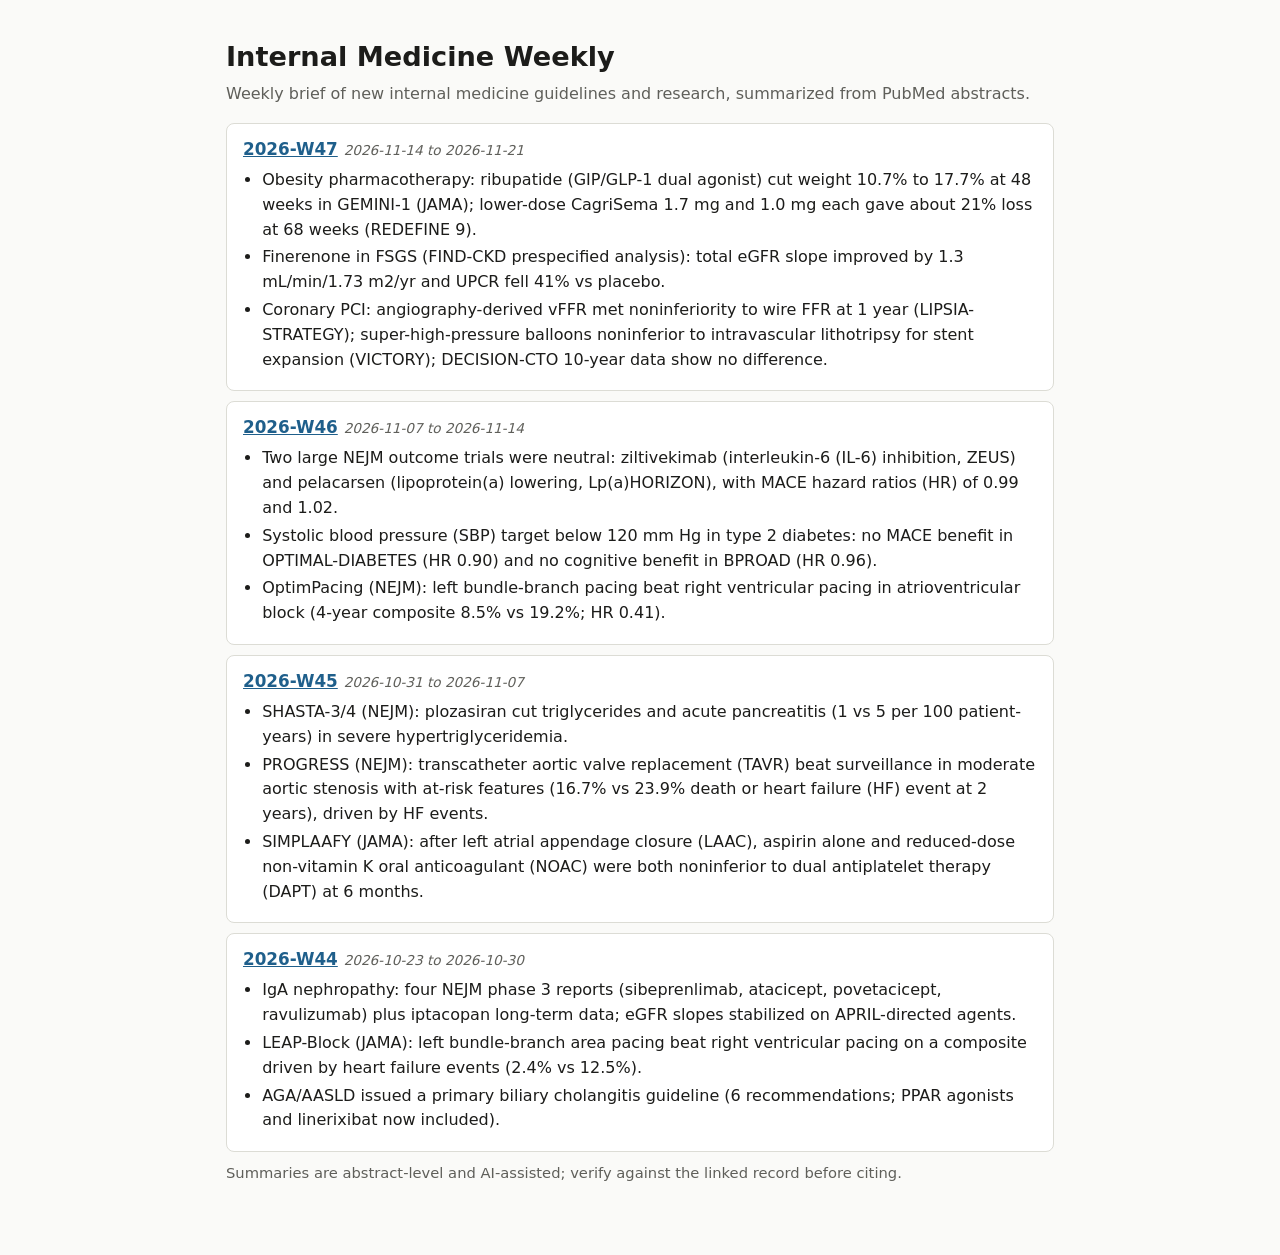
<file: index.html>
<!doctype html>
<html lang="en">
<head>
<meta charset="utf-8">
<meta name="viewport" content="width=device-width, initial-scale=1">
<title>Internal Medicine Weekly</title>
<link rel="stylesheet" href="assets/style.css">
</head>
<body>
<main>
<h1>Internal Medicine Weekly</h1>
<p class="sub">Weekly brief of new internal medicine guidelines and research, summarized from PubMed abstracts.</p>
<section class="card">
<h3><a href="digests/2026-W47.html">2026-W47</a> <span class="jr">2026-11-14 to 2026-11-21</span></h3>
<ul><li>Obesity pharmacotherapy: ribupatide (GIP/GLP-1 dual agonist) cut weight 10.7% to 17.7% at 48 weeks in GEMINI-1 (JAMA); lower-dose CagriSema 1.7 mg and 1.0 mg each gave about 21% loss at 68 weeks (REDEFINE 9).</li><li>Finerenone in FSGS (FIND-CKD prespecified analysis): total eGFR slope improved by 1.3 mL/min/1.73 m2/yr and UPCR fell 41% vs placebo.</li><li>Coronary PCI: angiography-derived vFFR met noninferiority to wire FFR at 1 year (LIPSIA-STRATEGY); super-high-pressure balloons noninferior to intravascular lithotripsy for stent expansion (VICTORY); DECISION-CTO 10-year data show no difference.</li></ul>
</section><section class="card">
<h3><a href="digests/2026-W46.html">2026-W46</a> <span class="jr">2026-11-07 to 2026-11-14</span></h3>
<ul><li>Two large NEJM outcome trials were neutral: ziltivekimab (interleukin-6 (IL-6) inhibition, ZEUS) and pelacarsen (lipoprotein(a) lowering, Lp(a)HORIZON), with MACE hazard ratios (HR) of 0.99 and 1.02.</li><li>Systolic blood pressure (SBP) target below 120 mm Hg in type 2 diabetes: no MACE benefit in OPTIMAL-DIABETES (HR 0.90) and no cognitive benefit in BPROAD (HR 0.96).</li><li>OptimPacing (NEJM): left bundle-branch pacing beat right ventricular pacing in atrioventricular block (4-year composite 8.5% vs 19.2%; HR 0.41).</li></ul>
</section><section class="card">
<h3><a href="digests/2026-W45.html">2026-W45</a> <span class="jr">2026-10-31 to 2026-11-07</span></h3>
<ul><li>SHASTA-3/4 (NEJM): plozasiran cut triglycerides and acute pancreatitis (1 vs 5 per 100 patient-years) in severe hypertriglyceridemia.</li><li>PROGRESS (NEJM): transcatheter aortic valve replacement (TAVR) beat surveillance in moderate aortic stenosis with at-risk features (16.7% vs 23.9% death or heart failure (HF) event at 2 years), driven by HF events.</li><li>SIMPLAAFY (JAMA): after left atrial appendage closure (LAAC), aspirin alone and reduced-dose non-vitamin K oral anticoagulant (NOAC) were both noninferior to dual antiplatelet therapy (DAPT) at 6 months.</li></ul>
</section><section class="card">
<h3><a href="digests/2026-W44.html">2026-W44</a> <span class="jr">2026-10-23 to 2026-10-30</span></h3>
<ul><li>IgA nephropathy: four NEJM phase 3 reports (sibeprenlimab, atacicept, povetacicept, ravulizumab) plus iptacopan long-term data; eGFR slopes stabilized on APRIL-directed agents.</li><li>LEAP-Block (JAMA): left bundle-branch area pacing beat right ventricular pacing on a composite driven by heart failure events (2.4% vs 12.5%).</li><li>AGA/AASLD issued a primary biliary cholangitis guideline (6 recommendations; PPAR agonists and linerixibat now included).</li></ul>
</section>
<p class="method">Summaries are abstract-level and AI-assisted; verify against the linked record before citing.</p>

</main>
</body>
</html>
</file>
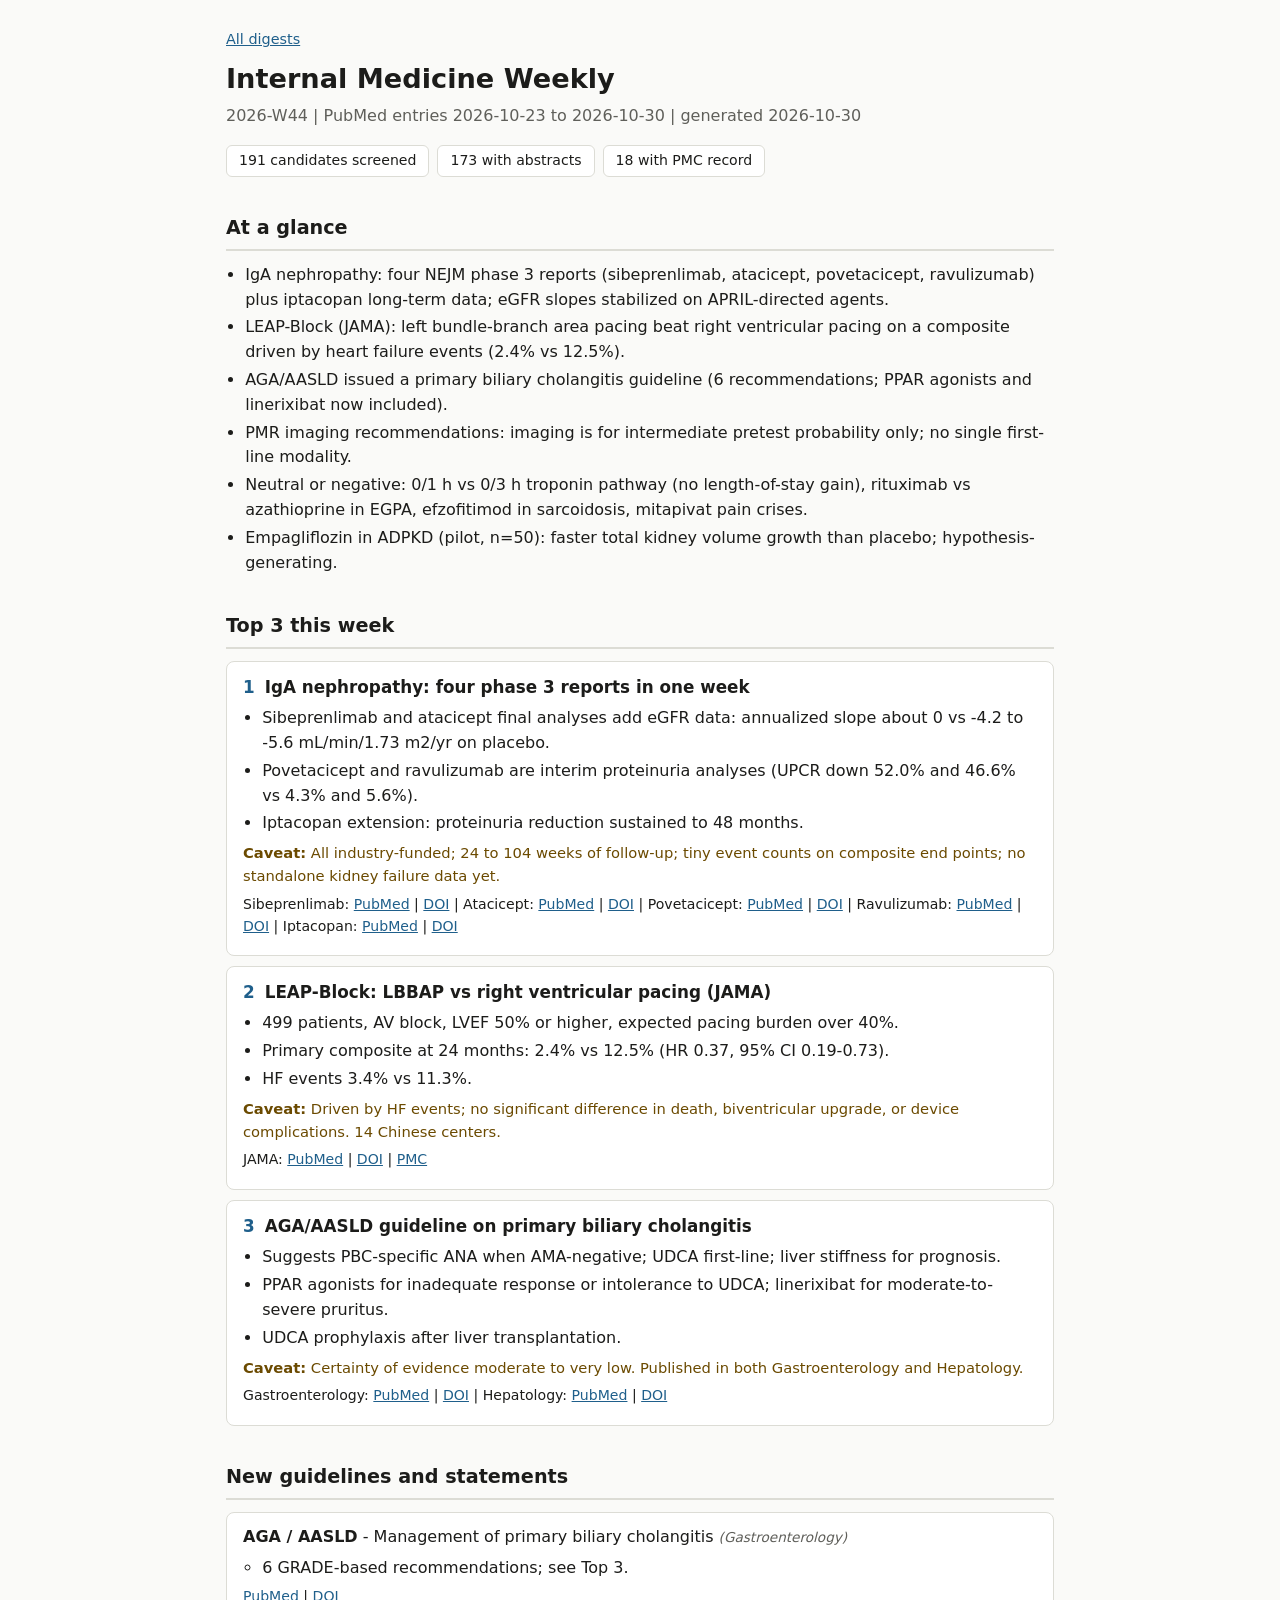
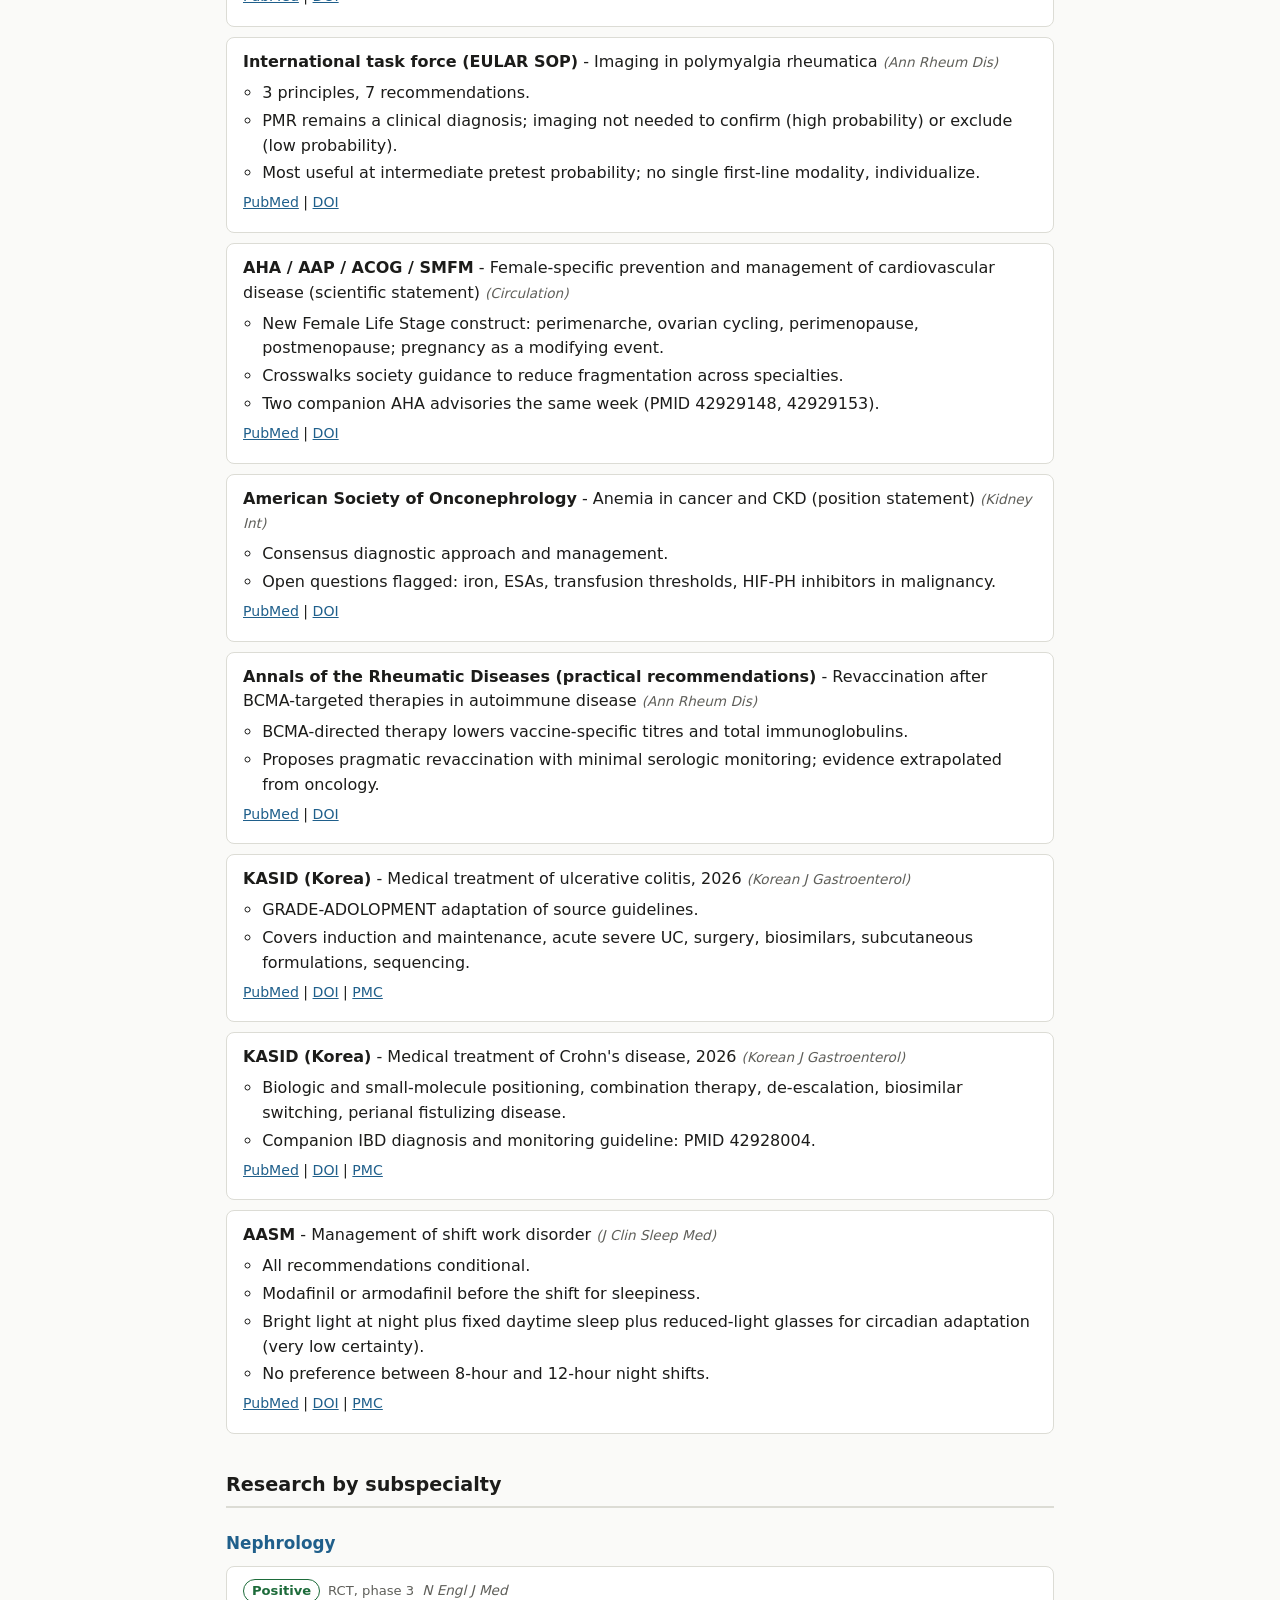
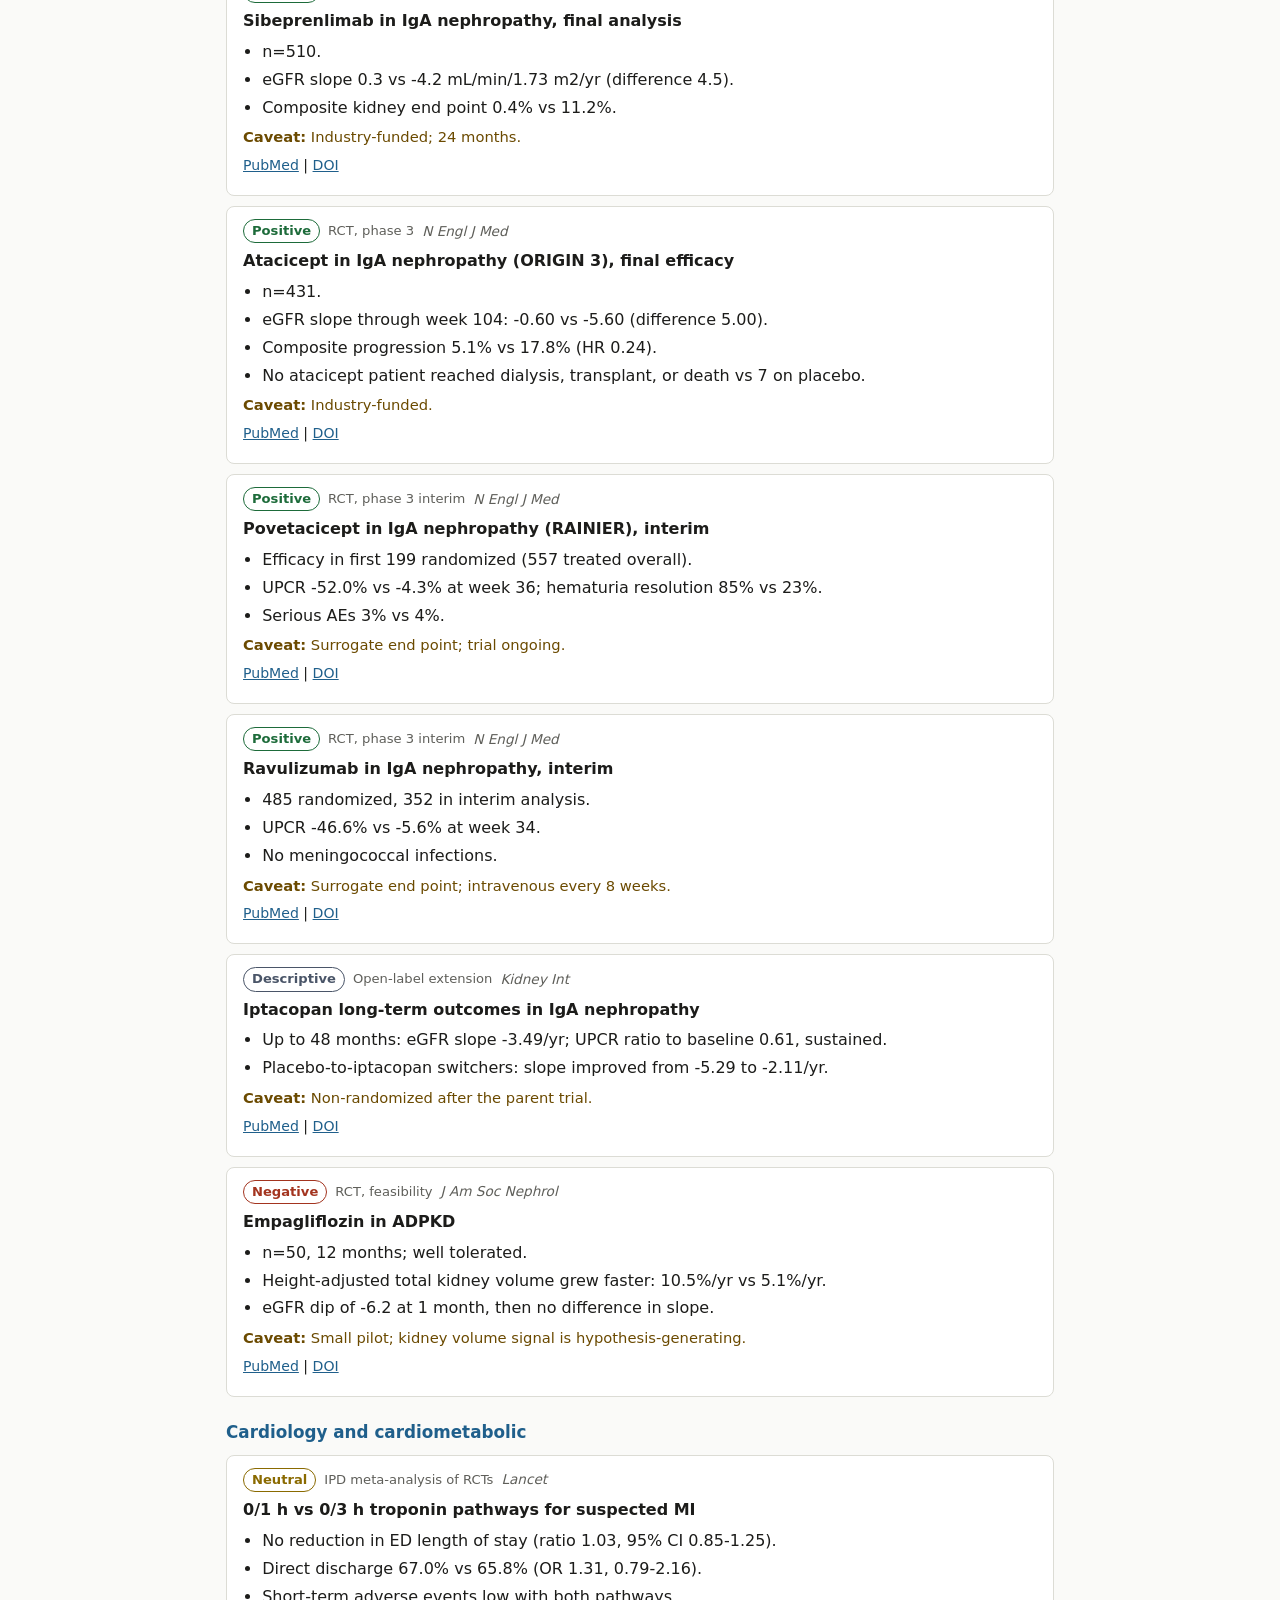
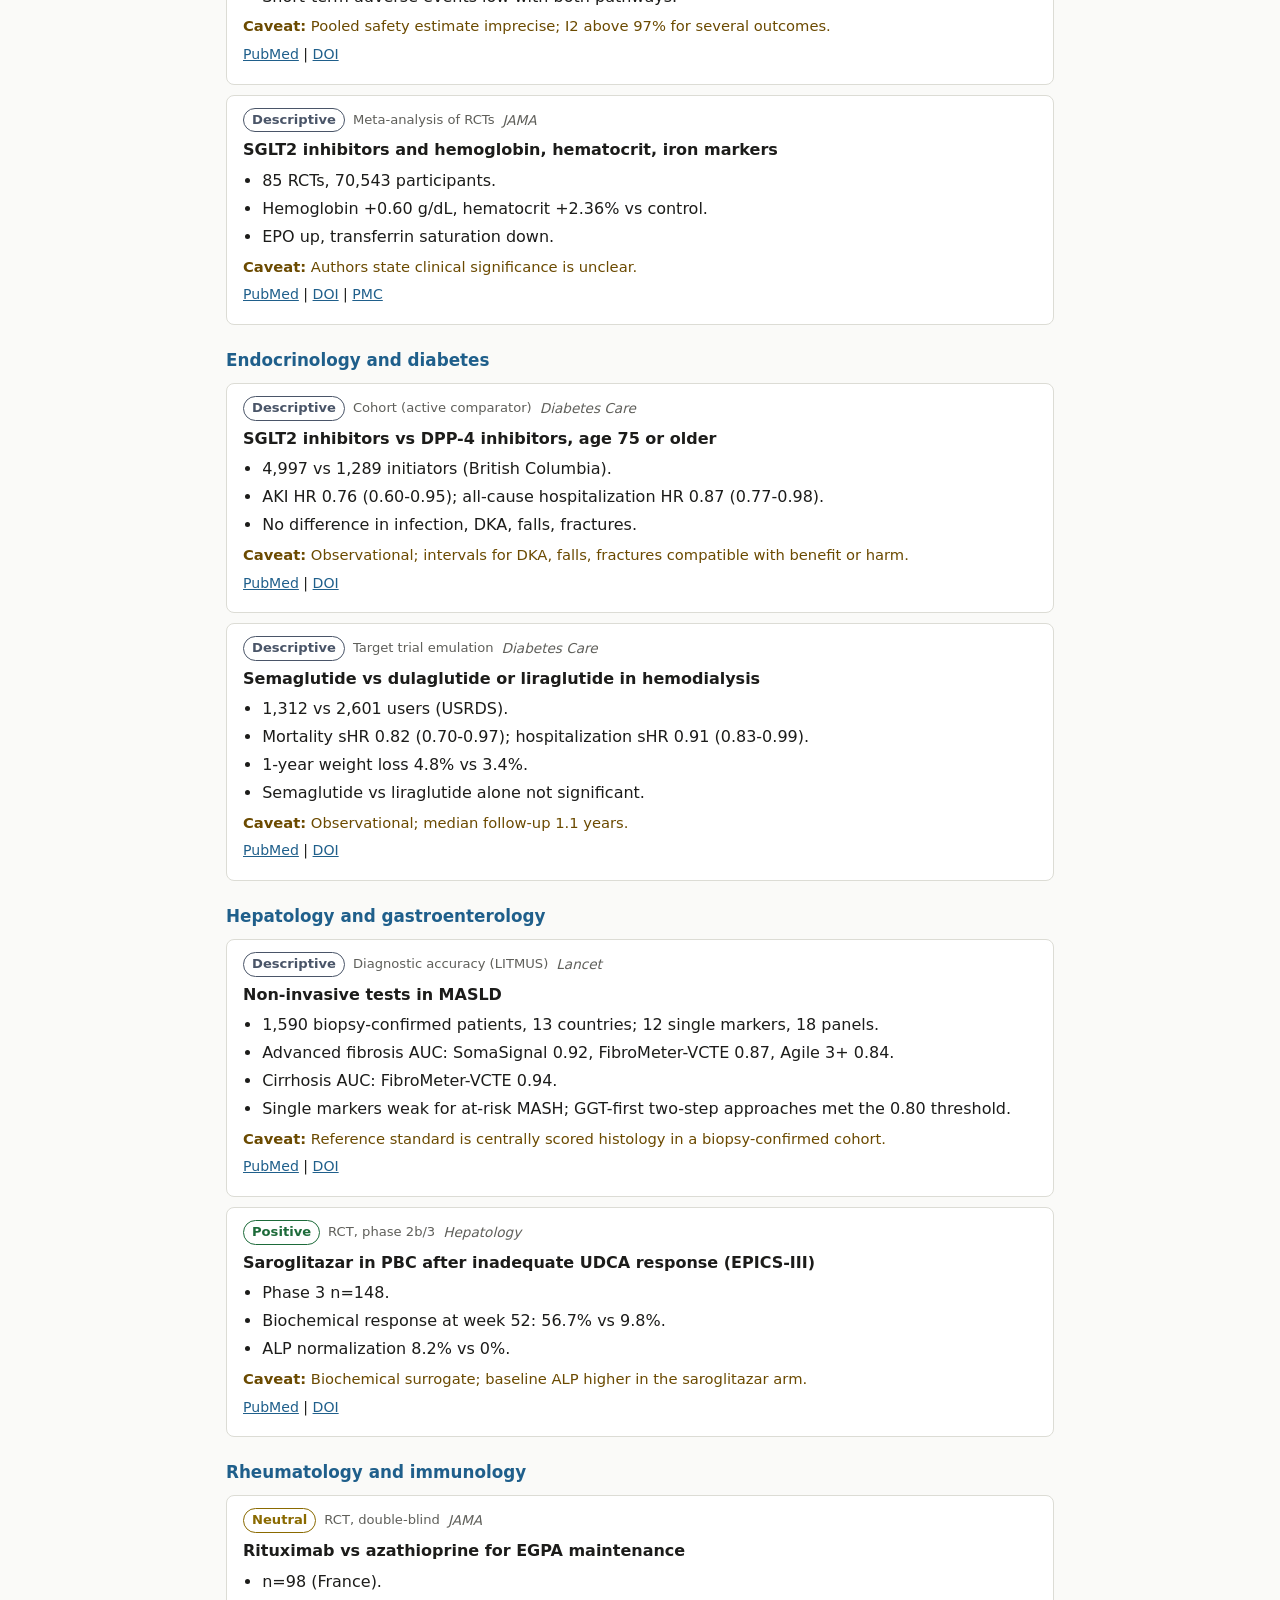
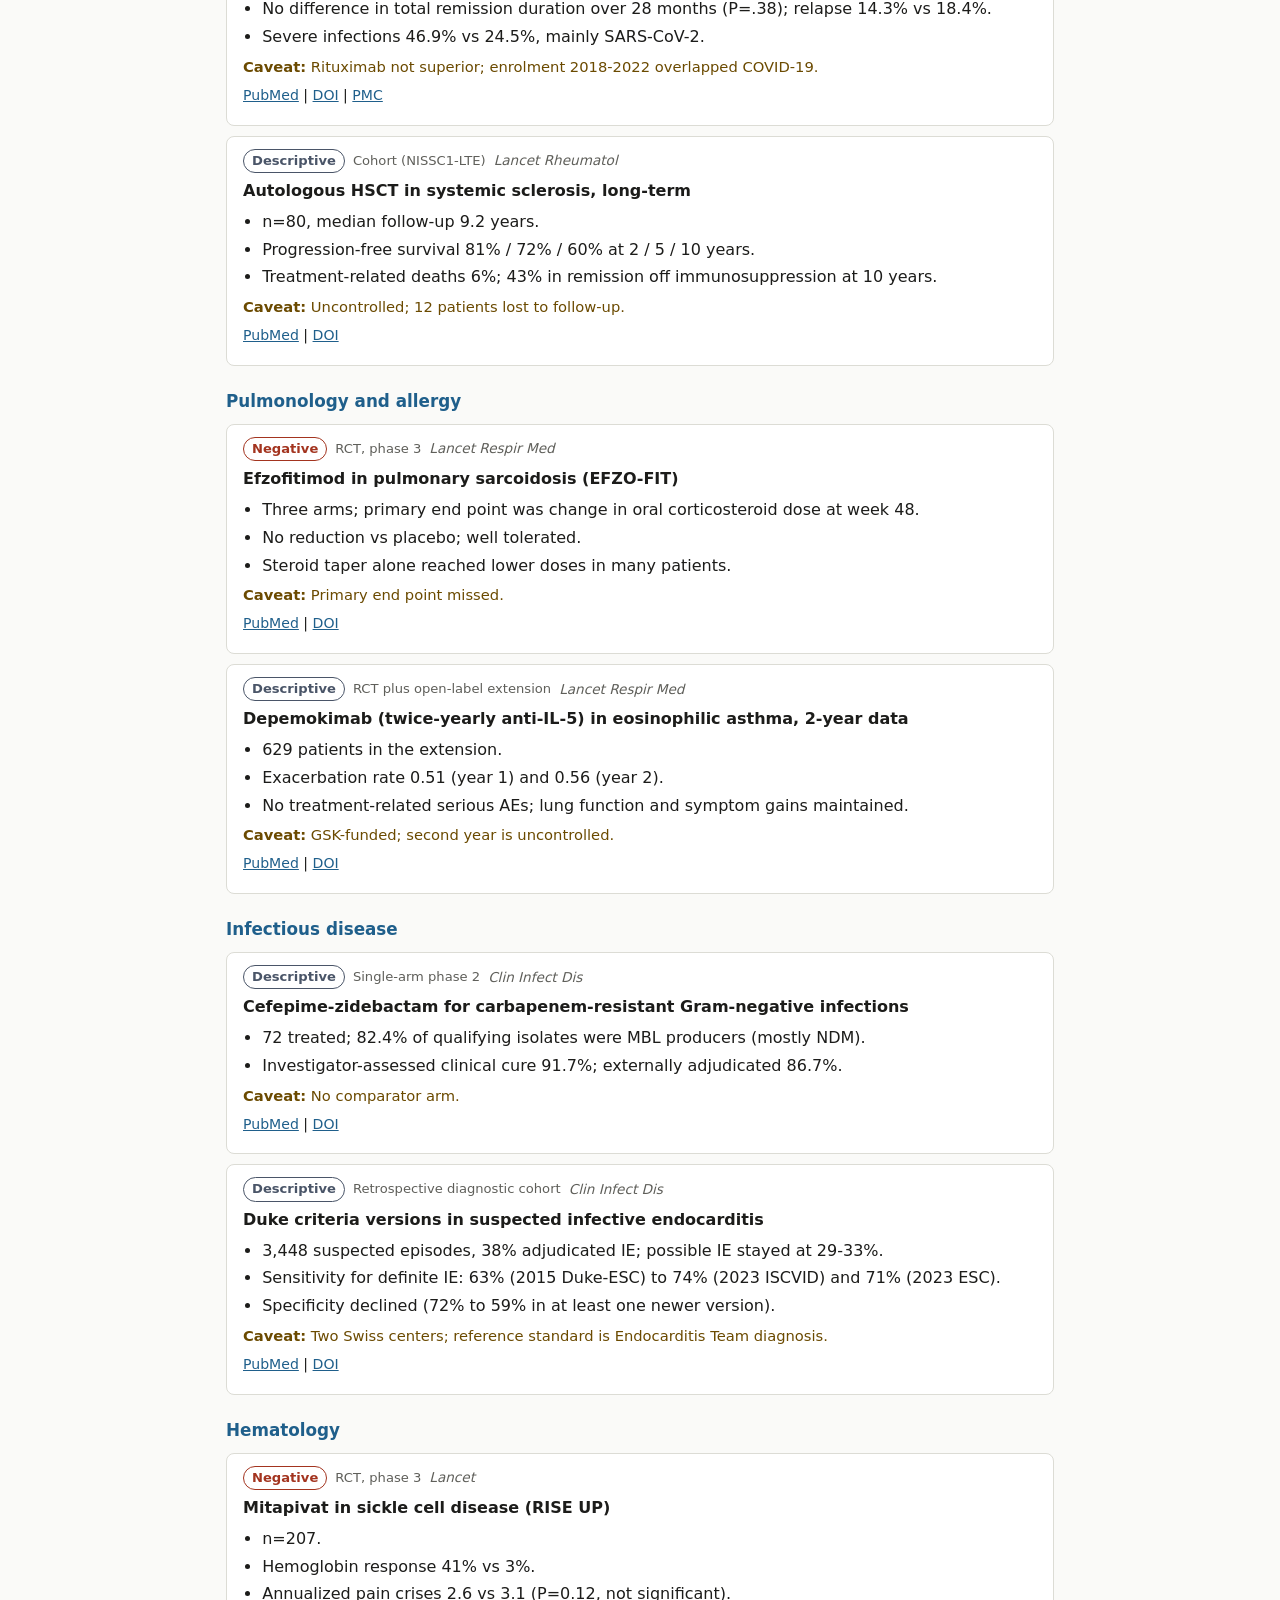
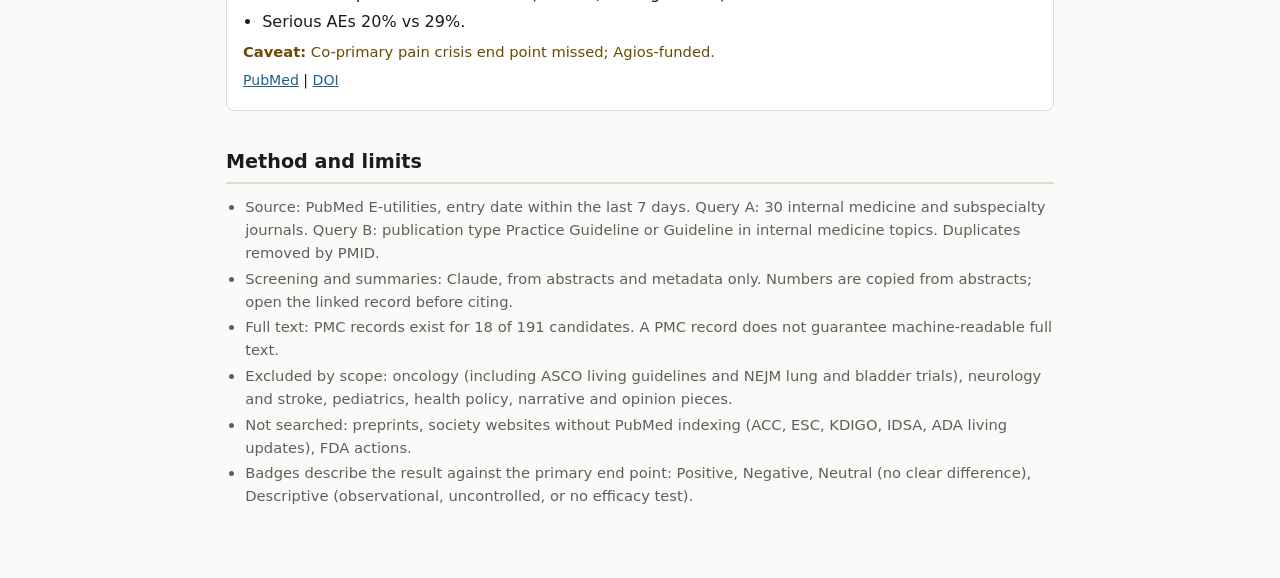
<file: digests/2026-W44.html>
<!doctype html>
<html lang="en">
<head>
<meta charset="utf-8">
<meta name="viewport" content="width=device-width, initial-scale=1">
<title>Internal Medicine Weekly 2026-W44</title>
<link rel="stylesheet" href="../assets/style.css">
</head>
<body>
<main>
<nav><a href="../index.html">All digests</a></nav>
<h1>Internal Medicine Weekly</h1>
<p class="sub">2026-W44 | PubMed entries 2026-10-23 to 2026-10-30 | generated 2026-10-30</p>
<ul class="stats"><li>191 candidates screened</li><li>173 with abstracts</li><li>18 with PMC record</li></ul>
<h2>At a glance</h2>
<ul><li>IgA nephropathy: four NEJM phase 3 reports (sibeprenlimab, atacicept, povetacicept, ravulizumab) plus iptacopan long-term data; eGFR slopes stabilized on APRIL-directed agents.</li><li>LEAP-Block (JAMA): left bundle-branch area pacing beat right ventricular pacing on a composite driven by heart failure events (2.4% vs 12.5%).</li><li>AGA/AASLD issued a primary biliary cholangitis guideline (6 recommendations; PPAR agonists and linerixibat now included).</li><li>PMR imaging recommendations: imaging is for intermediate pretest probability only; no single first-line modality.</li><li>Neutral or negative: 0/1 h vs 0/3 h troponin pathway (no length-of-stay gain), rituximab vs azathioprine in EGPA, efzofitimod in sarcoidosis, mitapivat pain crises.</li><li>Empagliflozin in ADPKD (pilot, n=50): faster total kidney volume growth than placebo; hypothesis-generating.</li></ul>
<h2>Top 3 this week</h2>
<section class="card">
<h3><span class="num">1</span>IgA nephropathy: four phase 3 reports in one week</h3>
<ul><li>Sibeprenlimab and atacicept final analyses add eGFR data: annualized slope about 0 vs -4.2 to -5.6 mL/min/1.73 m2/yr on placebo.</li><li>Povetacicept and ravulizumab are interim proteinuria analyses (UPCR down 52.0% and 46.6% vs 4.3% and 5.6%).</li><li>Iptacopan extension: proteinuria reduction sustained to 48 months.</li></ul>
<p class="cav"><strong>Caveat:</strong> All industry-funded; 24 to 104 weeks of follow-up; tiny event counts on composite end points; no standalone kidney failure data yet.</p>
<p class="lk">Sibeprenlimab: <a href="https://pubmed.ncbi.nlm.nih.gov/42911185/">PubMed</a> | <a href="https://doi.org/10.1056/NEJMoa2609127">DOI</a> | Atacicept: <a href="https://pubmed.ncbi.nlm.nih.gov/42911181/">PubMed</a> | <a href="https://doi.org/10.1056/NEJMoa2610103">DOI</a> | Povetacicept: <a href="https://pubmed.ncbi.nlm.nih.gov/42912669/">PubMed</a> | <a href="https://doi.org/10.1056/NEJMoa2608682">DOI</a> | Ravulizumab: <a href="https://pubmed.ncbi.nlm.nih.gov/42912700/">PubMed</a> | <a href="https://doi.org/10.1056/NEJMoa2607544">DOI</a> | Iptacopan: <a href="https://pubmed.ncbi.nlm.nih.gov/42909451/">PubMed</a> | <a href="https://doi.org/10.1016/j.kint.2026.09.017">DOI</a></p>
</section><section class="card">
<h3><span class="num">2</span>LEAP-Block: LBBAP vs right ventricular pacing (JAMA)</h3>
<ul><li>499 patients, AV block, LVEF 50% or higher, expected pacing burden over 40%.</li><li>Primary composite at 24 months: 2.4% vs 12.5% (HR 0.37, 95% CI 0.19-0.73).</li><li>HF events 3.4% vs 11.3%.</li></ul>
<p class="cav"><strong>Caveat:</strong> Driven by HF events; no significant difference in death, biventricular upgrade, or device complications. 14 Chinese centers.</p>
<p class="lk">JAMA: <a href="https://pubmed.ncbi.nlm.nih.gov/42949742/">PubMed</a> | <a href="https://doi.org/10.1001/jama.2026.18146">DOI</a> | <a href="https://pmc.ncbi.nlm.nih.gov/articles/PMC13717463/">PMC</a></p>
</section><section class="card">
<h3><span class="num">3</span>AGA/AASLD guideline on primary biliary cholangitis</h3>
<ul><li>Suggests PBC-specific ANA when AMA-negative; UDCA first-line; liver stiffness for prognosis.</li><li>PPAR agonists for inadequate response or intolerance to UDCA; linerixibat for moderate-to-severe pruritus.</li><li>UDCA prophylaxis after liver transplantation.</li></ul>
<p class="cav"><strong>Caveat:</strong> Certainty of evidence moderate to very low. Published in both Gastroenterology and Hepatology.</p>
<p class="lk">Gastroenterology: <a href="https://pubmed.ncbi.nlm.nih.gov/42914292/">PubMed</a> | <a href="https://doi.org/10.1053/j.gastro.2026.08.025">DOI</a> | Hepatology: <a href="https://pubmed.ncbi.nlm.nih.gov/42910434/">PubMed</a> | <a href="https://doi.org/10.1097/HEP.0000000000001875">DOI</a></p>
</section>
<h2>New guidelines and statements</h2>
<ul class="plain"><li class="card"><strong>AGA / AASLD</strong> - Management of primary biliary cholangitis <span class="jr">(Gastroenterology)</span>
<ul><li>6 GRADE-based recommendations; see Top 3.</li></ul>
<p class="lk"><a href="https://pubmed.ncbi.nlm.nih.gov/42914292/">PubMed</a> | <a href="https://doi.org/10.1053/j.gastro.2026.08.025">DOI</a></p></li><li class="card"><strong>International task force (EULAR SOP)</strong> - Imaging in polymyalgia rheumatica <span class="jr">(Ann Rheum Dis)</span>
<ul><li>3 principles, 7 recommendations.</li><li>PMR remains a clinical diagnosis; imaging not needed to confirm (high probability) or exclude (low probability).</li><li>Most useful at intermediate pretest probability; no single first-line modality, individualize.</li></ul>
<p class="lk"><a href="https://pubmed.ncbi.nlm.nih.gov/42946585/">PubMed</a> | <a href="https://doi.org/10.1016/j.ard.2026.09.020">DOI</a></p></li><li class="card"><strong>AHA / AAP / ACOG / SMFM</strong> - Female-specific prevention and management of cardiovascular disease (scientific statement) <span class="jr">(Circulation)</span>
<ul><li>New Female Life Stage construct: perimenarche, ovarian cycling, perimenopause, postmenopause; pregnancy as a modifying event.</li><li>Crosswalks society guidance to reduce fragmentation across specialties.</li><li>Two companion AHA advisories the same week (PMID 42929148, 42929153).</li></ul>
<p class="lk"><a href="https://pubmed.ncbi.nlm.nih.gov/42929102/">PubMed</a> | <a href="https://doi.org/10.1161/CIR.0000000000001482">DOI</a></p></li><li class="card"><strong>American Society of Onconephrology</strong> - Anemia in cancer and CKD (position statement) <span class="jr">(Kidney Int)</span>
<ul><li>Consensus diagnostic approach and management.</li><li>Open questions flagged: iron, ESAs, transfusion thresholds, HIF-PH inhibitors in malignancy.</li></ul>
<p class="lk"><a href="https://pubmed.ncbi.nlm.nih.gov/42933492/">PubMed</a> | <a href="https://doi.org/10.1016/j.kint.2026.09.007">DOI</a></p></li><li class="card"><strong>Annals of the Rheumatic Diseases (practical recommendations)</strong> - Revaccination after BCMA-targeted therapies in autoimmune disease <span class="jr">(Ann Rheum Dis)</span>
<ul><li>BCMA-directed therapy lowers vaccine-specific titres and total immunoglobulins.</li><li>Proposes pragmatic revaccination with minimal serologic monitoring; evidence extrapolated from oncology.</li></ul>
<p class="lk"><a href="https://pubmed.ncbi.nlm.nih.gov/42957459/">PubMed</a> | <a href="https://doi.org/10.1016/j.ard.2026.09.014">DOI</a></p></li><li class="card"><strong>KASID (Korea)</strong> - Medical treatment of ulcerative colitis, 2026 <span class="jr">(Korean J Gastroenterol)</span>
<ul><li>GRADE-ADOLOPMENT adaptation of source guidelines.</li><li>Covers induction and maintenance, acute severe UC, surgery, biosimilars, subcutaneous formulations, sequencing.</li></ul>
<p class="lk"><a href="https://pubmed.ncbi.nlm.nih.gov/42928006/">PubMed</a> | <a href="https://doi.org/10.4166/kjg.2026.091">DOI</a> | <a href="https://pmc.ncbi.nlm.nih.gov/articles/PMC13714434/">PMC</a></p></li><li class="card"><strong>KASID (Korea)</strong> - Medical treatment of Crohn&#x27;s disease, 2026 <span class="jr">(Korean J Gastroenterol)</span>
<ul><li>Biologic and small-molecule positioning, combination therapy, de-escalation, biosimilar switching, perianal fistulizing disease.</li><li>Companion IBD diagnosis and monitoring guideline: PMID 42928004.</li></ul>
<p class="lk"><a href="https://pubmed.ncbi.nlm.nih.gov/42928005/">PubMed</a> | <a href="https://doi.org/10.4166/kjg.2026.092">DOI</a> | <a href="https://pmc.ncbi.nlm.nih.gov/articles/PMC13714430/">PMC</a></p></li><li class="card"><strong>AASM</strong> - Management of shift work disorder <span class="jr">(J Clin Sleep Med)</span>
<ul><li>All recommendations conditional.</li><li>Modafinil or armodafinil before the shift for sleepiness.</li><li>Bright light at night plus fixed daytime sleep plus reduced-light glasses for circadian adaptation (very low certainty).</li><li>No preference between 8-hour and 12-hour night shifts.</li></ul>
<p class="lk"><a href="https://pubmed.ncbi.nlm.nih.gov/42925456/">PubMed</a> | <a href="https://doi.org/10.1007/s44470-026-00084-w">DOI</a> | <a href="https://pmc.ncbi.nlm.nih.gov/articles/PMC13695634/">PMC</a></p></li></ul>
<h2>Research by subspecialty</h2>
<h3>Nephrology</h3><section class="card">
<div class="meta"><span class="badge pos">Positive</span><span>RCT, phase 3</span><span class="jr">N Engl J Med</span></div>
<h4>Sibeprenlimab in IgA nephropathy, final analysis</h4>
<ul><li>n=510.</li><li>eGFR slope 0.3 vs -4.2 mL/min/1.73 m2/yr (difference 4.5).</li><li>Composite kidney end point 0.4% vs 11.2%.</li></ul>
<p class="cav"><strong>Caveat:</strong> Industry-funded; 24 months.</p>
<p class="lk"><a href="https://pubmed.ncbi.nlm.nih.gov/42911185/">PubMed</a> | <a href="https://doi.org/10.1056/NEJMoa2609127">DOI</a></p>
</section><section class="card">
<div class="meta"><span class="badge pos">Positive</span><span>RCT, phase 3</span><span class="jr">N Engl J Med</span></div>
<h4>Atacicept in IgA nephropathy (ORIGIN 3), final efficacy</h4>
<ul><li>n=431.</li><li>eGFR slope through week 104: -0.60 vs -5.60 (difference 5.00).</li><li>Composite progression 5.1% vs 17.8% (HR 0.24).</li><li>No atacicept patient reached dialysis, transplant, or death vs 7 on placebo.</li></ul>
<p class="cav"><strong>Caveat:</strong> Industry-funded.</p>
<p class="lk"><a href="https://pubmed.ncbi.nlm.nih.gov/42911181/">PubMed</a> | <a href="https://doi.org/10.1056/NEJMoa2610103">DOI</a></p>
</section><section class="card">
<div class="meta"><span class="badge pos">Positive</span><span>RCT, phase 3 interim</span><span class="jr">N Engl J Med</span></div>
<h4>Povetacicept in IgA nephropathy (RAINIER), interim</h4>
<ul><li>Efficacy in first 199 randomized (557 treated overall).</li><li>UPCR -52.0% vs -4.3% at week 36; hematuria resolution 85% vs 23%.</li><li>Serious AEs 3% vs 4%.</li></ul>
<p class="cav"><strong>Caveat:</strong> Surrogate end point; trial ongoing.</p>
<p class="lk"><a href="https://pubmed.ncbi.nlm.nih.gov/42912669/">PubMed</a> | <a href="https://doi.org/10.1056/NEJMoa2608682">DOI</a></p>
</section><section class="card">
<div class="meta"><span class="badge pos">Positive</span><span>RCT, phase 3 interim</span><span class="jr">N Engl J Med</span></div>
<h4>Ravulizumab in IgA nephropathy, interim</h4>
<ul><li>485 randomized, 352 in interim analysis.</li><li>UPCR -46.6% vs -5.6% at week 34.</li><li>No meningococcal infections.</li></ul>
<p class="cav"><strong>Caveat:</strong> Surrogate end point; intravenous every 8 weeks.</p>
<p class="lk"><a href="https://pubmed.ncbi.nlm.nih.gov/42912700/">PubMed</a> | <a href="https://doi.org/10.1056/NEJMoa2607544">DOI</a></p>
</section><section class="card">
<div class="meta"><span class="badge desc">Descriptive</span><span>Open-label extension</span><span class="jr">Kidney Int</span></div>
<h4>Iptacopan long-term outcomes in IgA nephropathy</h4>
<ul><li>Up to 48 months: eGFR slope -3.49/yr; UPCR ratio to baseline 0.61, sustained.</li><li>Placebo-to-iptacopan switchers: slope improved from -5.29 to -2.11/yr.</li></ul>
<p class="cav"><strong>Caveat:</strong> Non-randomized after the parent trial.</p>
<p class="lk"><a href="https://pubmed.ncbi.nlm.nih.gov/42909451/">PubMed</a> | <a href="https://doi.org/10.1016/j.kint.2026.09.017">DOI</a></p>
</section><section class="card">
<div class="meta"><span class="badge neg">Negative</span><span>RCT, feasibility</span><span class="jr">J Am Soc Nephrol</span></div>
<h4>Empagliflozin in ADPKD</h4>
<ul><li>n=50, 12 months; well tolerated.</li><li>Height-adjusted total kidney volume grew faster: 10.5%/yr vs 5.1%/yr.</li><li>eGFR dip of -6.2 at 1 month, then no difference in slope.</li></ul>
<p class="cav"><strong>Caveat:</strong> Small pilot; kidney volume signal is hypothesis-generating.</p>
<p class="lk"><a href="https://pubmed.ncbi.nlm.nih.gov/42925875/">PubMed</a> | <a href="https://doi.org/10.1681/ASN.0000001271">DOI</a></p>
</section><h3>Cardiology and cardiometabolic</h3><section class="card">
<div class="meta"><span class="badge neu">Neutral</span><span>IPD meta-analysis of RCTs</span><span class="jr">Lancet</span></div>
<h4>0/1 h vs 0/3 h troponin pathways for suspected MI</h4>
<ul><li>No reduction in ED length of stay (ratio 1.03, 95% CI 0.85-1.25).</li><li>Direct discharge 67.0% vs 65.8% (OR 1.31, 0.79-2.16).</li><li>Short-term adverse events low with both pathways.</li></ul>
<p class="cav"><strong>Caveat:</strong> Pooled safety estimate imprecise; I2 above 97% for several outcomes.</p>
<p class="lk"><a href="https://pubmed.ncbi.nlm.nih.gov/42956796/">PubMed</a> | <a href="https://doi.org/10.1016/S0140-6736(26)01767-8">DOI</a></p>
</section><section class="card">
<div class="meta"><span class="badge desc">Descriptive</span><span>Meta-analysis of RCTs</span><span class="jr">JAMA</span></div>
<h4>SGLT2 inhibitors and hemoglobin, hematocrit, iron markers</h4>
<ul><li>85 RCTs, 70,543 participants.</li><li>Hemoglobin +0.60 g/dL, hematocrit +2.36% vs control.</li><li>EPO up, transferrin saturation down.</li></ul>
<p class="cav"><strong>Caveat:</strong> Authors state clinical significance is unclear.</p>
<p class="lk"><a href="https://pubmed.ncbi.nlm.nih.gov/42925557/">PubMed</a> | <a href="https://doi.org/10.1001/jama.2026.19921">DOI</a> | <a href="https://pmc.ncbi.nlm.nih.gov/articles/PMC13695848/">PMC</a></p>
</section><h3>Endocrinology and diabetes</h3><section class="card">
<div class="meta"><span class="badge desc">Descriptive</span><span>Cohort (active comparator)</span><span class="jr">Diabetes Care</span></div>
<h4>SGLT2 inhibitors vs DPP-4 inhibitors, age 75 or older</h4>
<ul><li>4,997 vs 1,289 initiators (British Columbia).</li><li>AKI HR 0.76 (0.60-0.95); all-cause hospitalization HR 0.87 (0.77-0.98).</li><li>No difference in infection, DKA, falls, fractures.</li></ul>
<p class="cav"><strong>Caveat:</strong> Observational; intervals for DKA, falls, fractures compatible with benefit or harm.</p>
<p class="lk"><a href="https://pubmed.ncbi.nlm.nih.gov/42937517/">PubMed</a> | <a href="https://doi.org/10.2337/dc26-1316">DOI</a></p>
</section><section class="card">
<div class="meta"><span class="badge desc">Descriptive</span><span>Target trial emulation</span><span class="jr">Diabetes Care</span></div>
<h4>Semaglutide vs dulaglutide or liraglutide in hemodialysis</h4>
<ul><li>1,312 vs 2,601 users (USRDS).</li><li>Mortality sHR 0.82 (0.70-0.97); hospitalization sHR 0.91 (0.83-0.99).</li><li>1-year weight loss 4.8% vs 3.4%.</li><li>Semaglutide vs liraglutide alone not significant.</li></ul>
<p class="cav"><strong>Caveat:</strong> Observational; median follow-up 1.1 years.</p>
<p class="lk"><a href="https://pubmed.ncbi.nlm.nih.gov/42937520/">PubMed</a> | <a href="https://doi.org/10.2337/dc26-2069">DOI</a></p>
</section><h3>Hepatology and gastroenterology</h3><section class="card">
<div class="meta"><span class="badge desc">Descriptive</span><span>Diagnostic accuracy (LITMUS)</span><span class="jr">Lancet</span></div>
<h4>Non-invasive tests in MASLD</h4>
<ul><li>1,590 biopsy-confirmed patients, 13 countries; 12 single markers, 18 panels.</li><li>Advanced fibrosis AUC: SomaSignal 0.92, FibroMeter-VCTE 0.87, Agile 3+ 0.84.</li><li>Cirrhosis AUC: FibroMeter-VCTE 0.94.</li><li>Single markers weak for at-risk MASH; GGT-first two-step approaches met the 0.80 threshold.</li></ul>
<p class="cav"><strong>Caveat:</strong> Reference standard is centrally scored histology in a biopsy-confirmed cohort.</p>
<p class="lk"><a href="https://pubmed.ncbi.nlm.nih.gov/42956772/">PubMed</a> | <a href="https://doi.org/10.1016/S0140-6736(26)01145-1">DOI</a></p>
</section><section class="card">
<div class="meta"><span class="badge pos">Positive</span><span>RCT, phase 2b/3</span><span class="jr">Hepatology</span></div>
<h4>Saroglitazar in PBC after inadequate UDCA response (EPICS-III)</h4>
<ul><li>Phase 3 n=148.</li><li>Biochemical response at week 52: 56.7% vs 9.8%.</li><li>ALP normalization 8.2% vs 0%.</li></ul>
<p class="cav"><strong>Caveat:</strong> Biochemical surrogate; baseline ALP higher in the saroglitazar arm.</p>
<p class="lk"><a href="https://pubmed.ncbi.nlm.nih.gov/42929426/">PubMed</a> | <a href="https://doi.org/10.1097/HEP.0000000000001895">DOI</a></p>
</section><h3>Rheumatology and immunology</h3><section class="card">
<div class="meta"><span class="badge neu">Neutral</span><span>RCT, double-blind</span><span class="jr">JAMA</span></div>
<h4>Rituximab vs azathioprine for EGPA maintenance</h4>
<ul><li>n=98 (France).</li><li>No difference in total remission duration over 28 months (P=.38); relapse 14.3% vs 18.4%.</li><li>Severe infections 46.9% vs 24.5%, mainly SARS-CoV-2.</li></ul>
<p class="cav"><strong>Caveat:</strong> Rituximab not superior; enrolment 2018-2022 overlapped COVID-19.</p>
<p class="lk"><a href="https://pubmed.ncbi.nlm.nih.gov/42911562/">PubMed</a> | <a href="https://doi.org/10.1001/jama.2026.15278">DOI</a> | <a href="https://pmc.ncbi.nlm.nih.gov/articles/PMC13691917/">PMC</a></p>
</section><section class="card">
<div class="meta"><span class="badge desc">Descriptive</span><span>Cohort (NISSC1-LTE)</span><span class="jr">Lancet Rheumatol</span></div>
<h4>Autologous HSCT in systemic sclerosis, long-term</h4>
<ul><li>n=80, median follow-up 9.2 years.</li><li>Progression-free survival 81% / 72% / 60% at 2 / 5 / 10 years.</li><li>Treatment-related deaths 6%; 43% in remission off immunosuppression at 10 years.</li></ul>
<p class="cav"><strong>Caveat:</strong> Uncontrolled; 12 patients lost to follow-up.</p>
<p class="lk"><a href="https://pubmed.ncbi.nlm.nih.gov/42956788/">PubMed</a> | <a href="https://doi.org/10.1016/S2665-9913(26)00227-4">DOI</a></p>
</section><h3>Pulmonology and allergy</h3><section class="card">
<div class="meta"><span class="badge neg">Negative</span><span>RCT, phase 3</span><span class="jr">Lancet Respir Med</span></div>
<h4>Efzofitimod in pulmonary sarcoidosis (EFZO-FIT)</h4>
<ul><li>Three arms; primary end point was change in oral corticosteroid dose at week 48.</li><li>No reduction vs placebo; well tolerated.</li><li>Steroid taper alone reached lower doses in many patients.</li></ul>
<p class="cav"><strong>Caveat:</strong> Primary end point missed.</p>
<p class="lk"><a href="https://pubmed.ncbi.nlm.nih.gov/42933455/">PubMed</a> | <a href="https://doi.org/10.1016/S2213-2600(26)00283-3">DOI</a></p>
</section><section class="card">
<div class="meta"><span class="badge desc">Descriptive</span><span>RCT plus open-label extension</span><span class="jr">Lancet Respir Med</span></div>
<h4>Depemokimab (twice-yearly anti-IL-5) in eosinophilic asthma, 2-year data</h4>
<ul><li>629 patients in the extension.</li><li>Exacerbation rate 0.51 (year 1) and 0.56 (year 2).</li><li>No treatment-related serious AEs; lung function and symptom gains maintained.</li></ul>
<p class="cav"><strong>Caveat:</strong> GSK-funded; second year is uncontrolled.</p>
<p class="lk"><a href="https://pubmed.ncbi.nlm.nih.gov/42956801/">PubMed</a> | <a href="https://doi.org/10.1016/S2213-2600(26)00259-6">DOI</a></p>
</section><h3>Infectious disease</h3><section class="card">
<div class="meta"><span class="badge desc">Descriptive</span><span>Single-arm phase 2</span><span class="jr">Clin Infect Dis</span></div>
<h4>Cefepime-zidebactam for carbapenem-resistant Gram-negative infections</h4>
<ul><li>72 treated; 82.4% of qualifying isolates were MBL producers (mostly NDM).</li><li>Investigator-assessed clinical cure 91.7%; externally adjudicated 86.7%.</li></ul>
<p class="cav"><strong>Caveat:</strong> No comparator arm.</p>
<p class="lk"><a href="https://pubmed.ncbi.nlm.nih.gov/42925126/">PubMed</a> | <a href="https://doi.org/10.1093/cid/ciag665">DOI</a></p>
</section><section class="card">
<div class="meta"><span class="badge desc">Descriptive</span><span>Retrospective diagnostic cohort</span><span class="jr">Clin Infect Dis</span></div>
<h4>Duke criteria versions in suspected infective endocarditis</h4>
<ul><li>3,448 suspected episodes, 38% adjudicated IE; possible IE stayed at 29-33%.</li><li>Sensitivity for definite IE: 63% (2015 Duke-ESC) to 74% (2023 ISCVID) and 71% (2023 ESC).</li><li>Specificity declined (72% to 59% in at least one newer version).</li></ul>
<p class="cav"><strong>Caveat:</strong> Two Swiss centers; reference standard is Endocarditis Team diagnosis.</p>
<p class="lk"><a href="https://pubmed.ncbi.nlm.nih.gov/42954298/">PubMed</a> | <a href="https://doi.org/10.1093/cid/ciag688">DOI</a></p>
</section><h3>Hematology</h3><section class="card">
<div class="meta"><span class="badge neg">Negative</span><span>RCT, phase 3</span><span class="jr">Lancet</span></div>
<h4>Mitapivat in sickle cell disease (RISE UP)</h4>
<ul><li>n=207.</li><li>Hemoglobin response 41% vs 3%.</li><li>Annualized pain crises 2.6 vs 3.1 (P=0.12, not significant).</li><li>Serious AEs 20% vs 29%.</li></ul>
<p class="cav"><strong>Caveat:</strong> Co-primary pain crisis end point missed; Agios-funded.</p>
<p class="lk"><a href="https://pubmed.ncbi.nlm.nih.gov/42913682/">PubMed</a> | <a href="https://doi.org/10.1016/S0140-6736(26)01480-7">DOI</a></p>
</section>
<h2>Method and limits</h2>
<ul class="method"><li>Source: PubMed E-utilities, entry date within the last 7 days. Query A: 30 internal medicine and subspecialty journals. Query B: publication type Practice Guideline or Guideline in internal medicine topics. Duplicates removed by PMID.</li><li>Screening and summaries: Claude, from abstracts and metadata only. Numbers are copied from abstracts; open the linked record before citing.</li><li>Full text: PMC records exist for 18 of 191 candidates. A PMC record does not guarantee machine-readable full text.</li><li>Excluded by scope: oncology (including ASCO living guidelines and NEJM lung and bladder trials), neurology and stroke, pediatrics, health policy, narrative and opinion pieces.</li><li>Not searched: preprints, society websites without PubMed indexing (ACC, ESC, KDIGO, IDSA, ADA living updates), FDA actions.</li><li>Badges describe the result against the primary end point: Positive, Negative, Neutral (no clear difference), Descriptive (observational, uncontrolled, or no efficacy test).</li></ul>

</main>
</body>
</html>
</file>
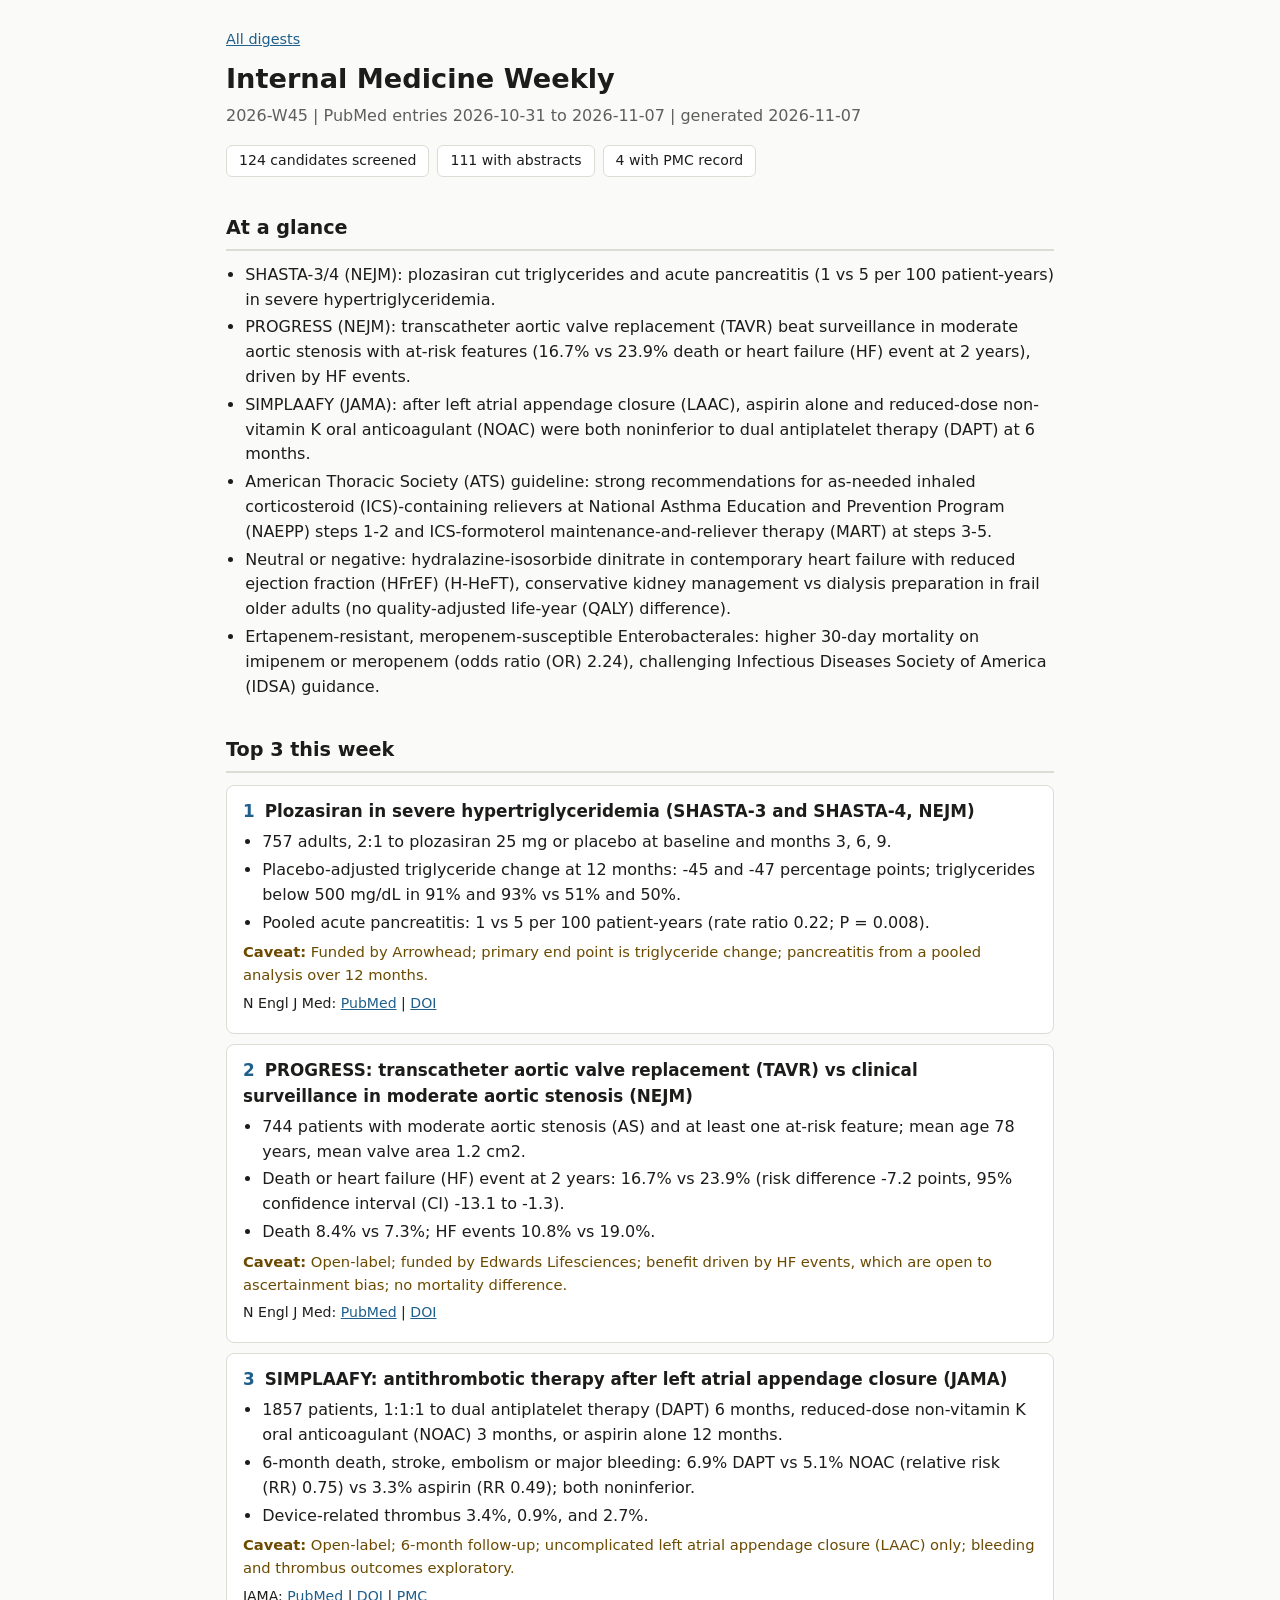
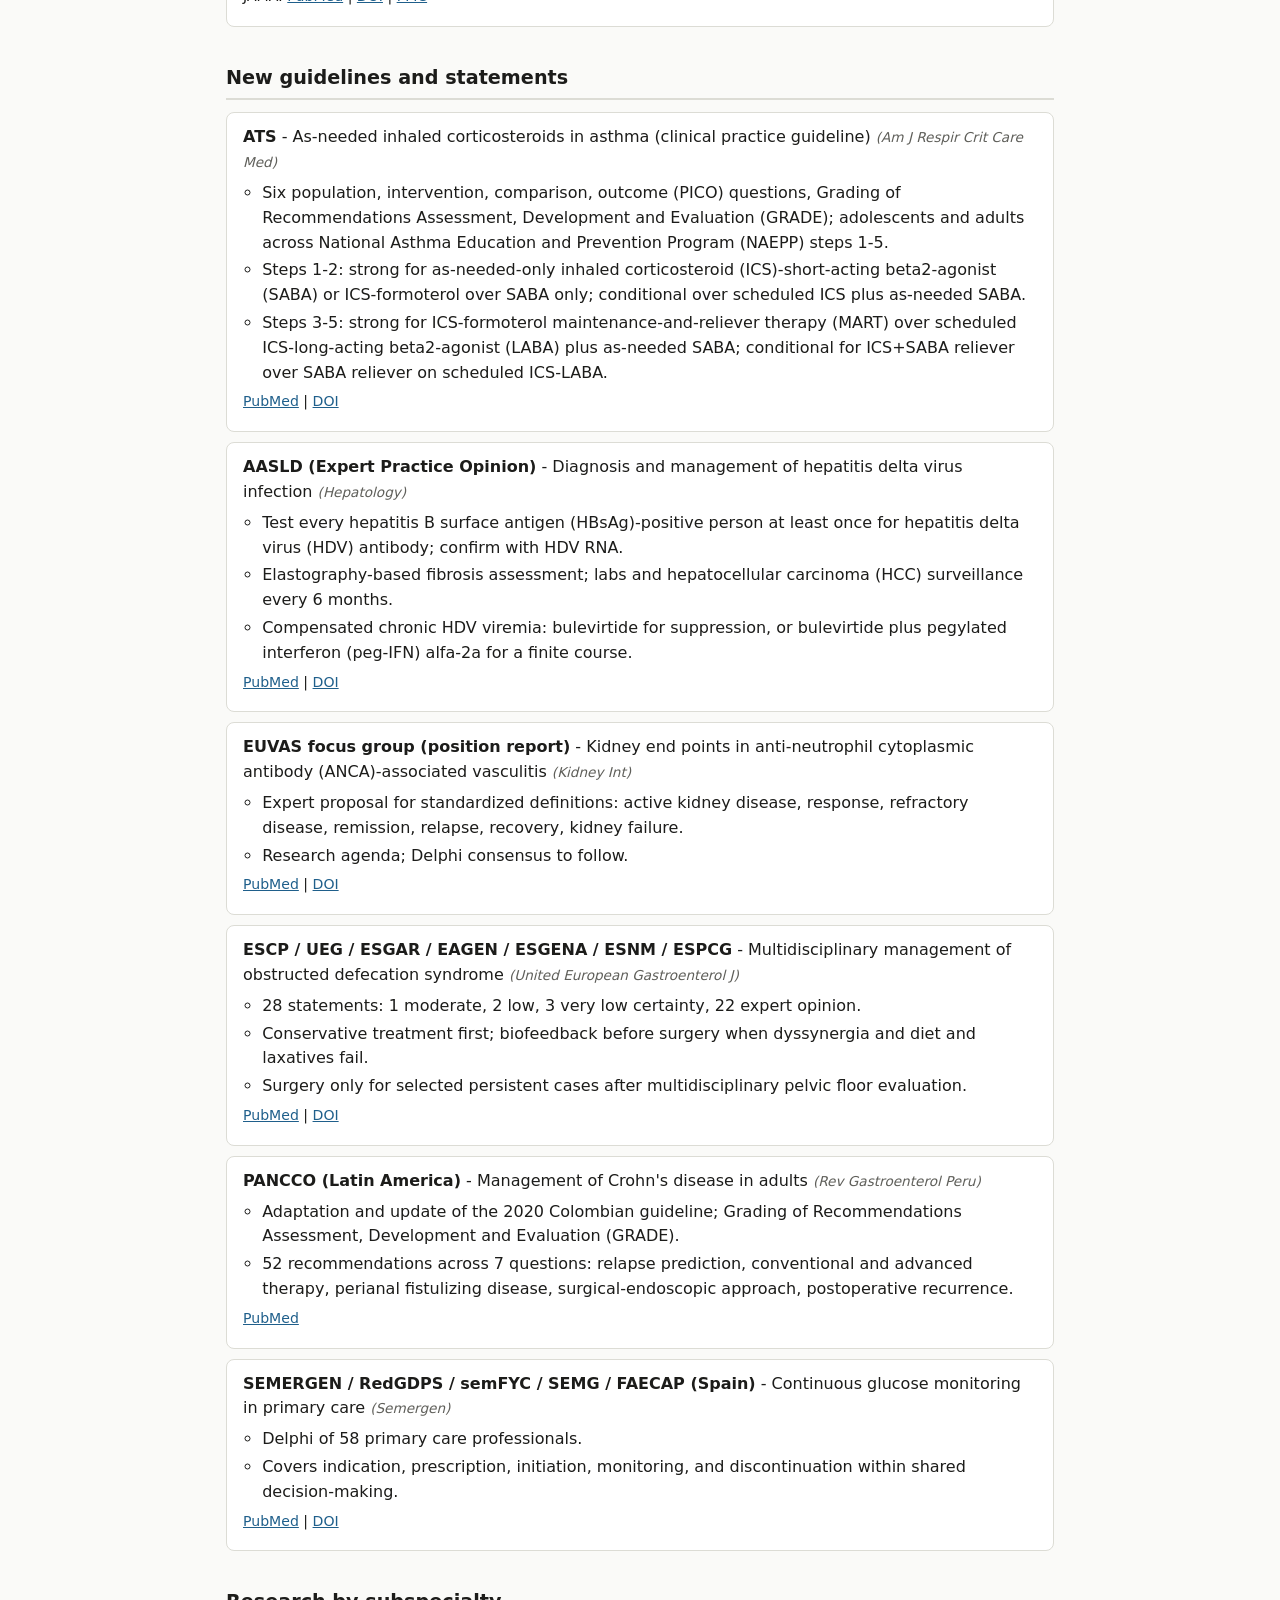
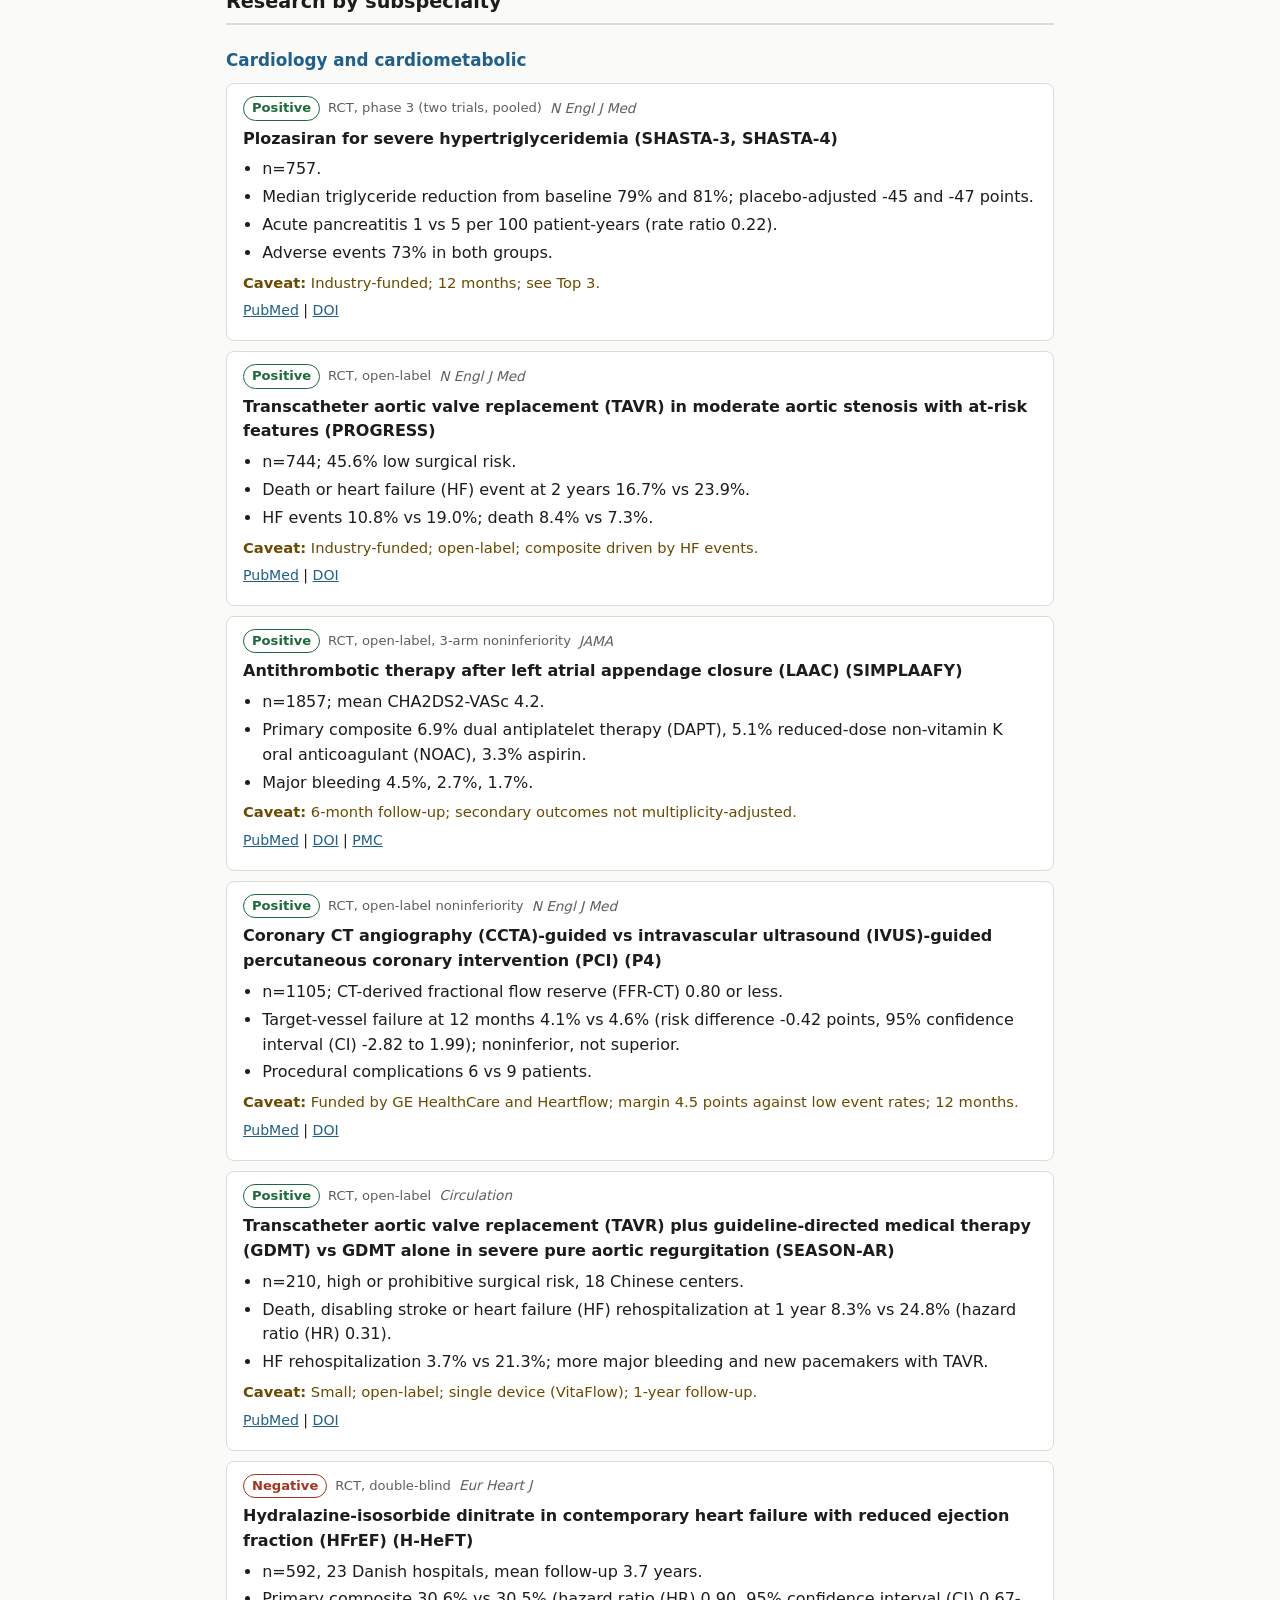
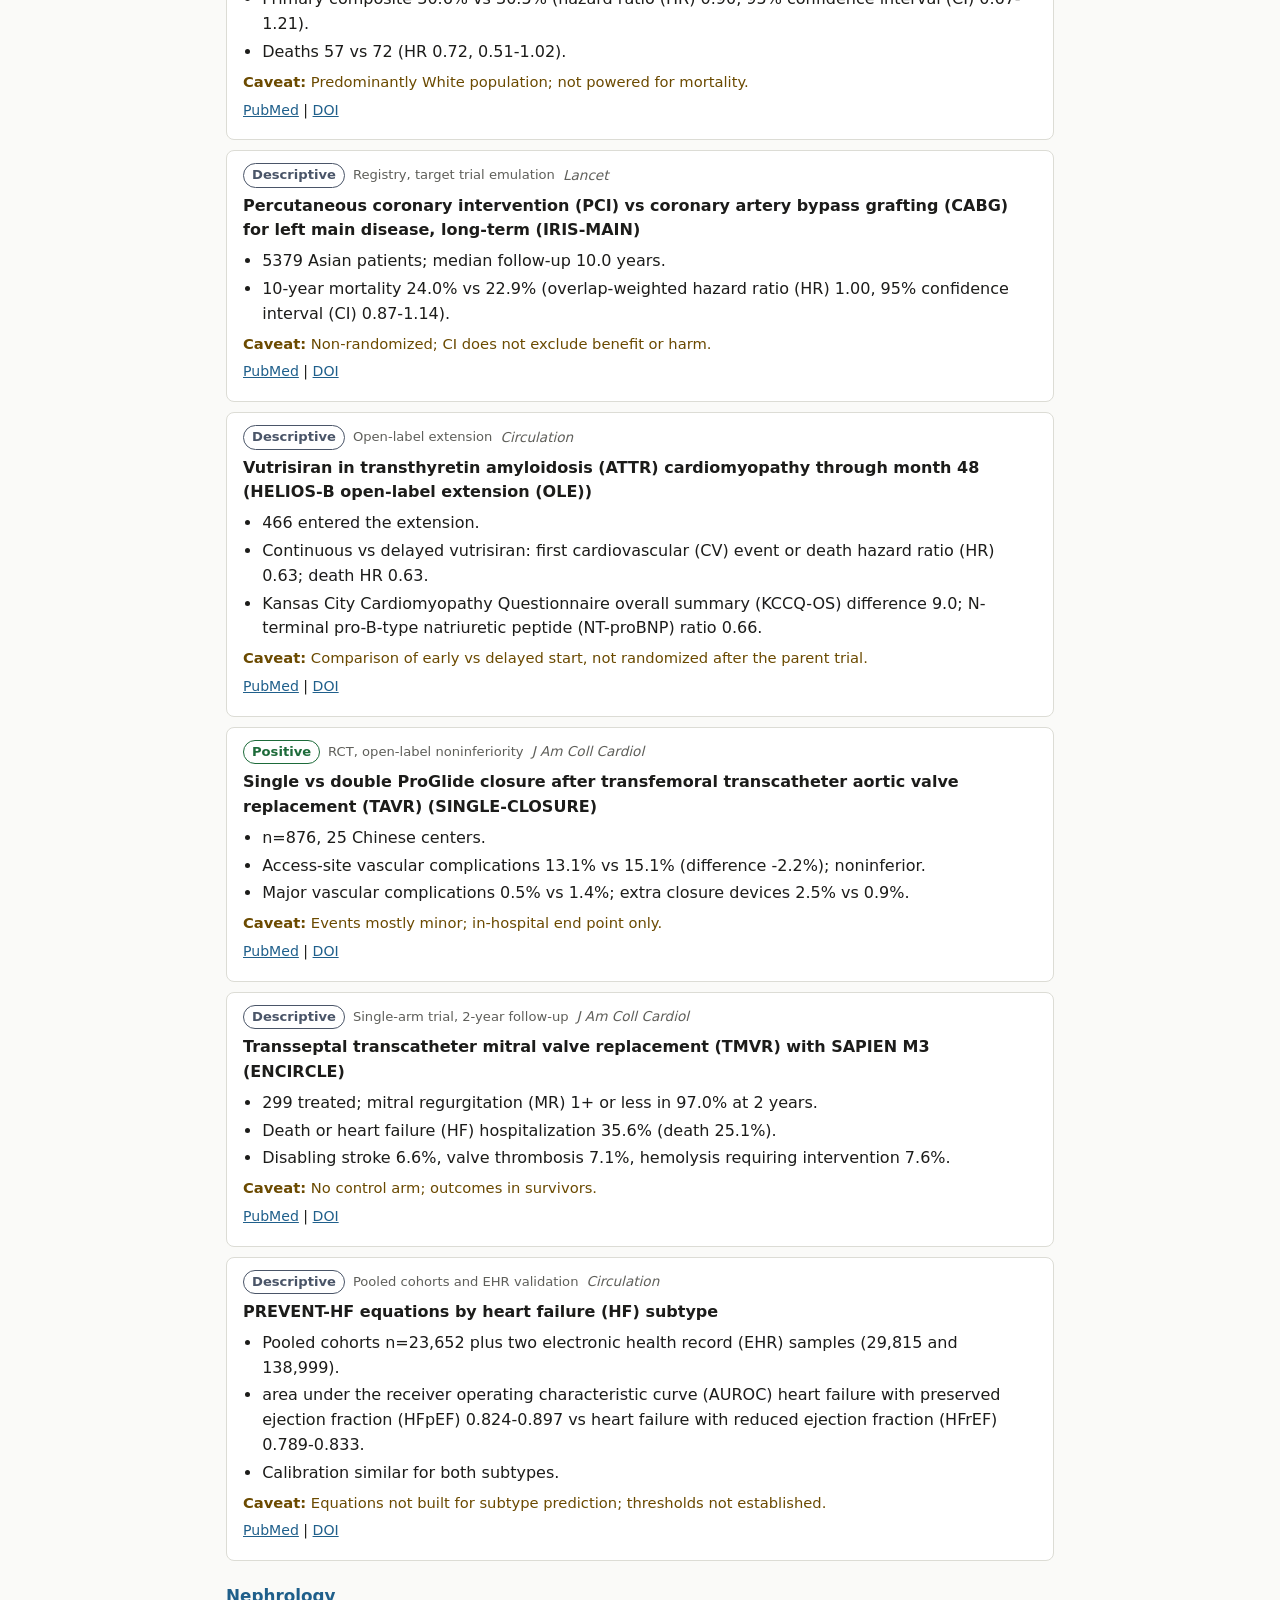
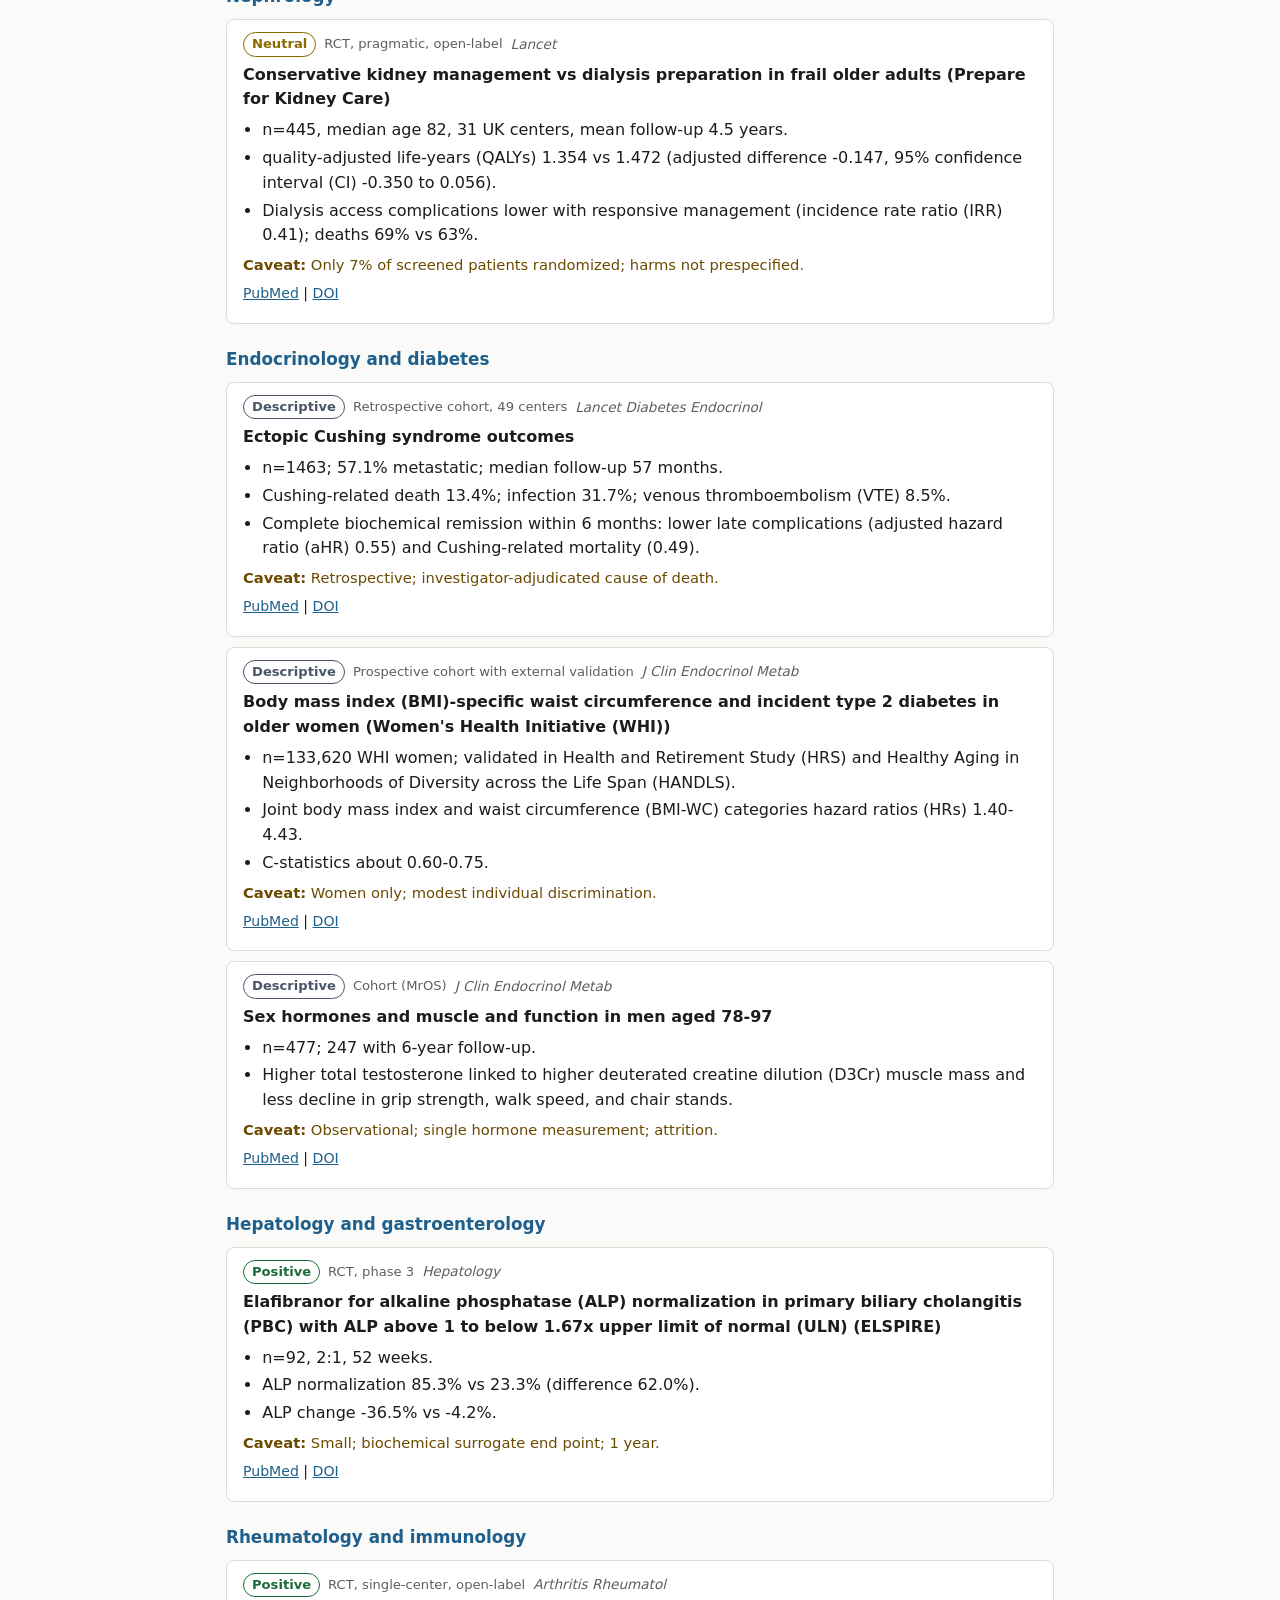
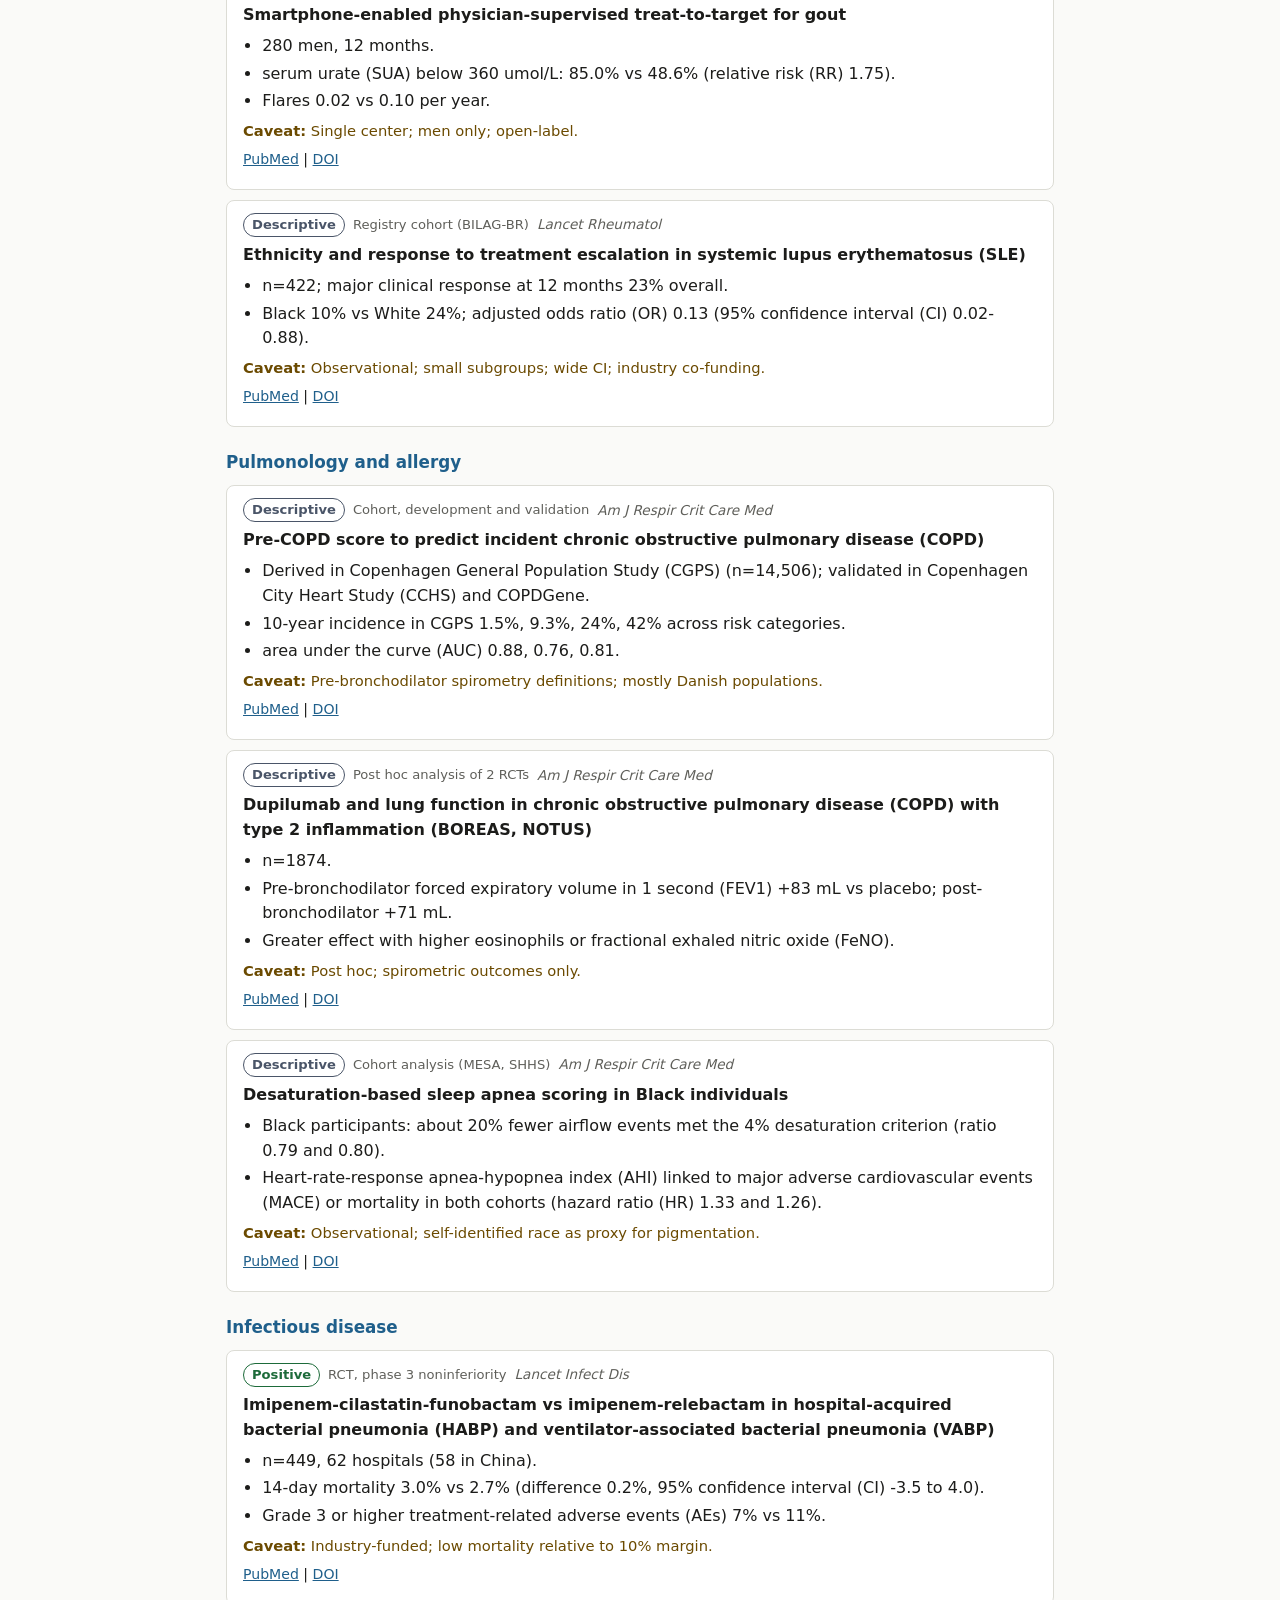
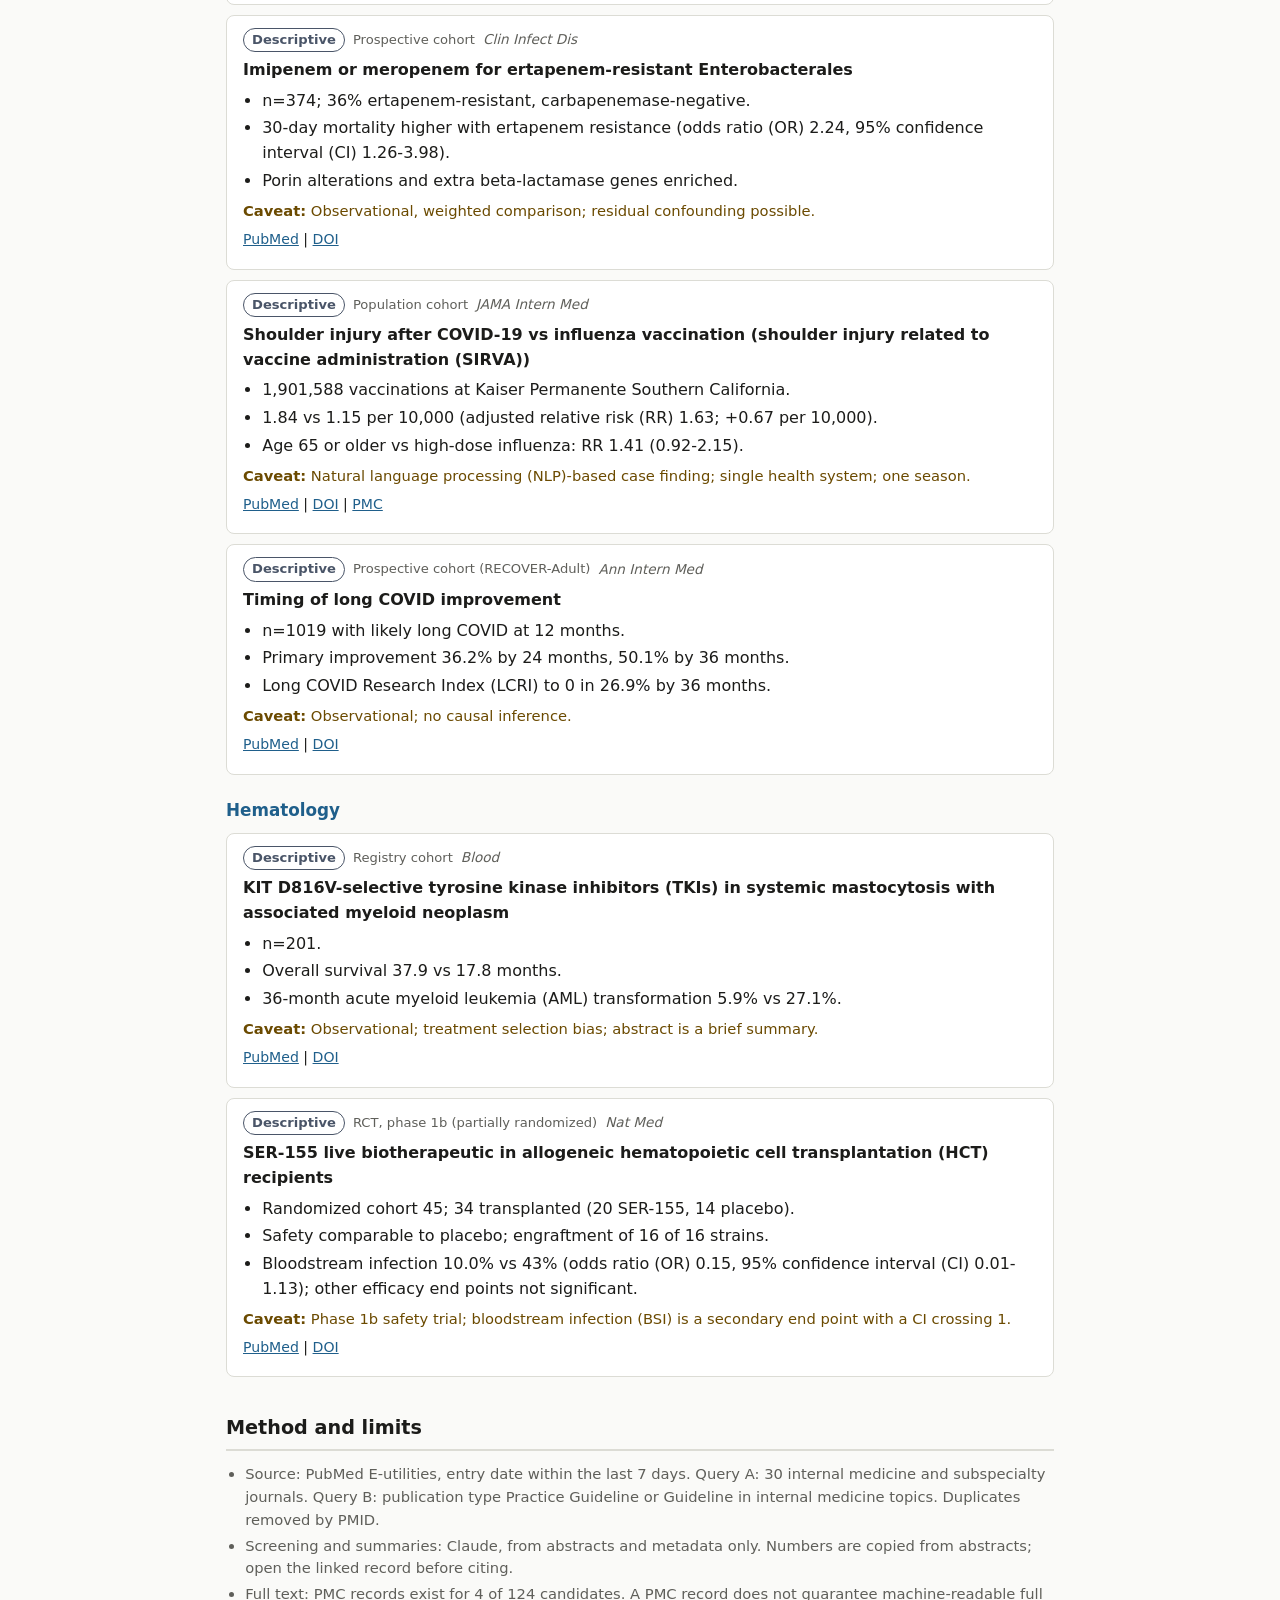
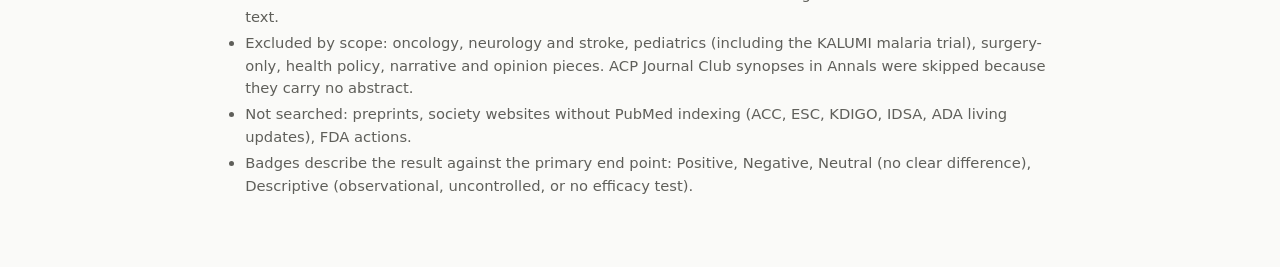
<file: digests/2026-W45.html>
<!doctype html>
<html lang="en">
<head>
<meta charset="utf-8">
<meta name="viewport" content="width=device-width, initial-scale=1">
<title>Internal Medicine Weekly 2026-W45</title>
<link rel="stylesheet" href="../assets/style.css">
</head>
<body>
<main>
<nav><a href="../index.html">All digests</a></nav>
<h1>Internal Medicine Weekly</h1>
<p class="sub">2026-W45 | PubMed entries 2026-10-31 to 2026-11-07 | generated 2026-11-07</p>
<ul class="stats"><li>124 candidates screened</li><li>111 with abstracts</li><li>4 with PMC record</li></ul>
<h2>At a glance</h2>
<ul><li>SHASTA-3/4 (NEJM): plozasiran cut triglycerides and acute pancreatitis (1 vs 5 per 100 patient-years) in severe hypertriglyceridemia.</li><li>PROGRESS (NEJM): transcatheter aortic valve replacement (TAVR) beat surveillance in moderate aortic stenosis with at-risk features (16.7% vs 23.9% death or heart failure (HF) event at 2 years), driven by HF events.</li><li>SIMPLAAFY (JAMA): after left atrial appendage closure (LAAC), aspirin alone and reduced-dose non-vitamin K oral anticoagulant (NOAC) were both noninferior to dual antiplatelet therapy (DAPT) at 6 months.</li><li>American Thoracic Society (ATS) guideline: strong recommendations for as-needed inhaled corticosteroid (ICS)-containing relievers at National Asthma Education and Prevention Program (NAEPP) steps 1-2 and ICS-formoterol maintenance-and-reliever therapy (MART) at steps 3-5.</li><li>Neutral or negative: hydralazine-isosorbide dinitrate in contemporary heart failure with reduced ejection fraction (HFrEF) (H-HeFT), conservative kidney management vs dialysis preparation in frail older adults (no quality-adjusted life-year (QALY) difference).</li><li>Ertapenem-resistant, meropenem-susceptible Enterobacterales: higher 30-day mortality on imipenem or meropenem (odds ratio (OR) 2.24), challenging Infectious Diseases Society of America (IDSA) guidance.</li></ul>
<h2>Top 3 this week</h2>
<section class="card">
<h3><span class="num">1</span>Plozasiran in severe hypertriglyceridemia (SHASTA-3 and SHASTA-4, NEJM)</h3>
<ul><li>757 adults, 2:1 to plozasiran 25 mg or placebo at baseline and months 3, 6, 9.</li><li>Placebo-adjusted triglyceride change at 12 months: -45 and -47 percentage points; triglycerides below 500 mg/dL in 91% and 93% vs 51% and 50%.</li><li>Pooled acute pancreatitis: 1 vs 5 per 100 patient-years (rate ratio 0.22; P = 0.008).</li></ul>
<p class="cav"><strong>Caveat:</strong> Funded by Arrowhead; primary end point is triglyceride change; pancreatitis from a pooled analysis over 12 months.</p>
<p class="lk">N Engl J Med: <a href="https://pubmed.ncbi.nlm.nih.gov/42981569/">PubMed</a> | <a href="https://doi.org/10.1056/NEJMoa2610014">DOI</a></p>
</section><section class="card">
<h3><span class="num">2</span>PROGRESS: transcatheter aortic valve replacement (TAVR) vs clinical surveillance in moderate aortic stenosis (NEJM)</h3>
<ul><li>744 patients with moderate aortic stenosis (AS) and at least one at-risk feature; mean age 78 years, mean valve area 1.2 cm2.</li><li>Death or heart failure (HF) event at 2 years: 16.7% vs 23.9% (risk difference -7.2 points, 95% confidence interval (CI) -13.1 to -1.3).</li><li>Death 8.4% vs 7.3%; HF events 10.8% vs 19.0%.</li></ul>
<p class="cav"><strong>Caveat:</strong> Open-label; funded by Edwards Lifesciences; benefit driven by HF events, which are open to ascertainment bias; no mortality difference.</p>
<p class="lk">N Engl J Med: <a href="https://pubmed.ncbi.nlm.nih.gov/42970708/">PubMed</a> | <a href="https://doi.org/10.1056/NEJMoa2607326">DOI</a></p>
</section><section class="card">
<h3><span class="num">3</span>SIMPLAAFY: antithrombotic therapy after left atrial appendage closure (JAMA)</h3>
<ul><li>1857 patients, 1:1:1 to dual antiplatelet therapy (DAPT) 6 months, reduced-dose non-vitamin K oral anticoagulant (NOAC) 3 months, or aspirin alone 12 months.</li><li>6-month death, stroke, embolism or major bleeding: 6.9% DAPT vs 5.1% NOAC (relative risk (RR) 0.75) vs 3.3% aspirin (RR 0.49); both noninferior.</li><li>Device-related thrombus 3.4%, 0.9%, and 2.7%.</li></ul>
<p class="cav"><strong>Caveat:</strong> Open-label; 6-month follow-up; uncomplicated left atrial appendage closure (LAAC) only; bleeding and thrombus outcomes exploratory.</p>
<p class="lk">JAMA: <a href="https://pubmed.ncbi.nlm.nih.gov/42970643/">PubMed</a> | <a href="https://doi.org/10.1001/jama.2026.21361">DOI</a> | <a href="https://pmc.ncbi.nlm.nih.gov/articles/PMC13728957/">PMC</a></p>
</section>
<h2>New guidelines and statements</h2>
<ul class="plain"><li class="card"><strong>ATS</strong> - As-needed inhaled corticosteroids in asthma (clinical practice guideline) <span class="jr">(Am J Respir Crit Care Med)</span>
<ul><li>Six population, intervention, comparison, outcome (PICO) questions, Grading of Recommendations Assessment, Development and Evaluation (GRADE); adolescents and adults across National Asthma Education and Prevention Program (NAEPP) steps 1-5.</li><li>Steps 1-2: strong for as-needed-only inhaled corticosteroid (ICS)-short-acting beta2-agonist (SABA) or ICS-formoterol over SABA only; conditional over scheduled ICS plus as-needed SABA.</li><li>Steps 3-5: strong for ICS-formoterol maintenance-and-reliever therapy (MART) over scheduled ICS-long-acting beta2-agonist (LABA) plus as-needed SABA; conditional for ICS+SABA reliever over SABA reliever on scheduled ICS-LABA.</li></ul>
<p class="lk"><a href="https://pubmed.ncbi.nlm.nih.gov/42974958/">PubMed</a> | <a href="https://doi.org/10.1093/ajrccm/aamag577">DOI</a></p></li><li class="card"><strong>AASLD (Expert Practice Opinion)</strong> - Diagnosis and management of hepatitis delta virus infection <span class="jr">(Hepatology)</span>
<ul><li>Test every hepatitis B surface antigen (HBsAg)-positive person at least once for hepatitis delta virus (HDV) antibody; confirm with HDV RNA.</li><li>Elastography-based fibrosis assessment; labs and hepatocellular carcinoma (HCC) surveillance every 6 months.</li><li>Compensated chronic HDV viremia: bulevirtide for suppression, or bulevirtide plus pegylated interferon (peg-IFN) alfa-2a for a finite course.</li></ul>
<p class="lk"><a href="https://pubmed.ncbi.nlm.nih.gov/42992835/">PubMed</a> | <a href="https://doi.org/10.1097/HEP.0000000000001909">DOI</a></p></li><li class="card"><strong>EUVAS focus group (position report)</strong> - Kidney end points in anti-neutrophil cytoplasmic antibody (ANCA)-associated vasculitis <span class="jr">(Kidney Int)</span>
<ul><li>Expert proposal for standardized definitions: active kidney disease, response, refractory disease, remission, relapse, recovery, kidney failure.</li><li>Research agenda; Delphi consensus to follow.</li></ul>
<p class="lk"><a href="https://pubmed.ncbi.nlm.nih.gov/42971428/">PubMed</a> | <a href="https://doi.org/10.1016/j.kint.2026.10.010">DOI</a></p></li><li class="card"><strong>ESCP / UEG / ESGAR / EAGEN / ESGENA / ESNM / ESPCG</strong> - Multidisciplinary management of obstructed defecation syndrome <span class="jr">(United European Gastroenterol J)</span>
<ul><li>28 statements: 1 moderate, 2 low, 3 very low certainty, 22 expert opinion.</li><li>Conservative treatment first; biofeedback before surgery when dyssynergia and diet and laxatives fail.</li><li>Surgery only for selected persistent cases after multidisciplinary pelvic floor evaluation.</li></ul>
<p class="lk"><a href="https://pubmed.ncbi.nlm.nih.gov/42993906/">PubMed</a> | <a href="https://doi.org/10.1002/ueg2.70303">DOI</a></p></li><li class="card"><strong>PANCCO (Latin America)</strong> - Management of Crohn&#x27;s disease in adults <span class="jr">(Rev Gastroenterol Peru)</span>
<ul><li>Adaptation and update of the 2020 Colombian guideline; Grading of Recommendations Assessment, Development and Evaluation (GRADE).</li><li>52 recommendations across 7 questions: relapse prediction, conventional and advanced therapy, perianal fistulizing disease, surgical-endoscopic approach, postoperative recurrence.</li></ul>
<p class="lk"><a href="https://pubmed.ncbi.nlm.nih.gov/42977288/">PubMed</a></p></li><li class="card"><strong>SEMERGEN / RedGDPS / semFYC / SEMG / FAECAP (Spain)</strong> - Continuous glucose monitoring in primary care <span class="jr">(Semergen)</span>
<ul><li>Delphi of 58 primary care professionals.</li><li>Covers indication, prescription, initiation, monitoring, and discontinuation within shared decision-making.</li></ul>
<p class="lk"><a href="https://pubmed.ncbi.nlm.nih.gov/42971815/">PubMed</a> | <a href="https://doi.org/10.1016/j.semerg.2026.102872">DOI</a></p></li></ul>
<h2>Research by subspecialty</h2>
<h3>Cardiology and cardiometabolic</h3><section class="card">
<div class="meta"><span class="badge pos">Positive</span><span>RCT, phase 3 (two trials, pooled)</span><span class="jr">N Engl J Med</span></div>
<h4>Plozasiran for severe hypertriglyceridemia (SHASTA-3, SHASTA-4)</h4>
<ul><li>n=757.</li><li>Median triglyceride reduction from baseline 79% and 81%; placebo-adjusted -45 and -47 points.</li><li>Acute pancreatitis 1 vs 5 per 100 patient-years (rate ratio 0.22).</li><li>Adverse events 73% in both groups.</li></ul>
<p class="cav"><strong>Caveat:</strong> Industry-funded; 12 months; see Top 3.</p>
<p class="lk"><a href="https://pubmed.ncbi.nlm.nih.gov/42981569/">PubMed</a> | <a href="https://doi.org/10.1056/NEJMoa2610014">DOI</a></p>
</section><section class="card">
<div class="meta"><span class="badge pos">Positive</span><span>RCT, open-label</span><span class="jr">N Engl J Med</span></div>
<h4>Transcatheter aortic valve replacement (TAVR) in moderate aortic stenosis with at-risk features (PROGRESS)</h4>
<ul><li>n=744; 45.6% low surgical risk.</li><li>Death or heart failure (HF) event at 2 years 16.7% vs 23.9%.</li><li>HF events 10.8% vs 19.0%; death 8.4% vs 7.3%.</li></ul>
<p class="cav"><strong>Caveat:</strong> Industry-funded; open-label; composite driven by HF events.</p>
<p class="lk"><a href="https://pubmed.ncbi.nlm.nih.gov/42970708/">PubMed</a> | <a href="https://doi.org/10.1056/NEJMoa2607326">DOI</a></p>
</section><section class="card">
<div class="meta"><span class="badge pos">Positive</span><span>RCT, open-label, 3-arm noninferiority</span><span class="jr">JAMA</span></div>
<h4>Antithrombotic therapy after left atrial appendage closure (LAAC) (SIMPLAAFY)</h4>
<ul><li>n=1857; mean CHA2DS2-VASc 4.2.</li><li>Primary composite 6.9% dual antiplatelet therapy (DAPT), 5.1% reduced-dose non-vitamin K oral anticoagulant (NOAC), 3.3% aspirin.</li><li>Major bleeding 4.5%, 2.7%, 1.7%.</li></ul>
<p class="cav"><strong>Caveat:</strong> 6-month follow-up; secondary outcomes not multiplicity-adjusted.</p>
<p class="lk"><a href="https://pubmed.ncbi.nlm.nih.gov/42970643/">PubMed</a> | <a href="https://doi.org/10.1001/jama.2026.21361">DOI</a> | <a href="https://pmc.ncbi.nlm.nih.gov/articles/PMC13728957/">PMC</a></p>
</section><section class="card">
<div class="meta"><span class="badge pos">Positive</span><span>RCT, open-label noninferiority</span><span class="jr">N Engl J Med</span></div>
<h4>Coronary CT angiography (CCTA)-guided vs intravascular ultrasound (IVUS)-guided percutaneous coronary intervention (PCI) (P4)</h4>
<ul><li>n=1105; CT-derived fractional flow reserve (FFR-CT) 0.80 or less.</li><li>Target-vessel failure at 12 months 4.1% vs 4.6% (risk difference -0.42 points, 95% confidence interval (CI) -2.82 to 1.99); noninferior, not superior.</li><li>Procedural complications 6 vs 9 patients.</li></ul>
<p class="cav"><strong>Caveat:</strong> Funded by GE HealthCare and Heartflow; margin 4.5 points against low event rates; 12 months.</p>
<p class="lk"><a href="https://pubmed.ncbi.nlm.nih.gov/42969897/">PubMed</a> | <a href="https://doi.org/10.1056/NEJMoa2610771">DOI</a></p>
</section><section class="card">
<div class="meta"><span class="badge pos">Positive</span><span>RCT, open-label</span><span class="jr">Circulation</span></div>
<h4>Transcatheter aortic valve replacement (TAVR) plus guideline-directed medical therapy (GDMT) vs GDMT alone in severe pure aortic regurgitation (SEASON-AR)</h4>
<ul><li>n=210, high or prohibitive surgical risk, 18 Chinese centers.</li><li>Death, disabling stroke or heart failure (HF) rehospitalization at 1 year 8.3% vs 24.8% (hazard ratio (HR) 0.31).</li><li>HF rehospitalization 3.7% vs 21.3%; more major bleeding and new pacemakers with TAVR.</li></ul>
<p class="cav"><strong>Caveat:</strong> Small; open-label; single device (VitaFlow); 1-year follow-up.</p>
<p class="lk"><a href="https://pubmed.ncbi.nlm.nih.gov/42965504/">PubMed</a> | <a href="https://doi.org/10.1161/CIRCULATIONAHA.126.082827">DOI</a></p>
</section><section class="card">
<div class="meta"><span class="badge neg">Negative</span><span>RCT, double-blind</span><span class="jr">Eur Heart J</span></div>
<h4>Hydralazine-isosorbide dinitrate in contemporary heart failure with reduced ejection fraction (HFrEF) (H-HeFT)</h4>
<ul><li>n=592, 23 Danish hospitals, mean follow-up 3.7 years.</li><li>Primary composite 30.6% vs 30.5% (hazard ratio (HR) 0.90, 95% confidence interval (CI) 0.67-1.21).</li><li>Deaths 57 vs 72 (HR 0.72, 0.51-1.02).</li></ul>
<p class="cav"><strong>Caveat:</strong> Predominantly White population; not powered for mortality.</p>
<p class="lk"><a href="https://pubmed.ncbi.nlm.nih.gov/42978512/">PubMed</a> | <a href="https://doi.org/10.1093/eurheartj/ehag773">DOI</a></p>
</section><section class="card">
<div class="meta"><span class="badge desc">Descriptive</span><span>Registry, target trial emulation</span><span class="jr">Lancet</span></div>
<h4>Percutaneous coronary intervention (PCI) vs coronary artery bypass grafting (CABG) for left main disease, long-term (IRIS-MAIN)</h4>
<ul><li>5379 Asian patients; median follow-up 10.0 years.</li><li>10-year mortality 24.0% vs 22.9% (overlap-weighted hazard ratio (HR) 1.00, 95% confidence interval (CI) 0.87-1.14).</li></ul>
<p class="cav"><strong>Caveat:</strong> Non-randomized; CI does not exclude benefit or harm.</p>
<p class="lk"><a href="https://pubmed.ncbi.nlm.nih.gov/42976899/">PubMed</a> | <a href="https://doi.org/10.1016/S0140-6736(26)02104-5">DOI</a></p>
</section><section class="card">
<div class="meta"><span class="badge desc">Descriptive</span><span>Open-label extension</span><span class="jr">Circulation</span></div>
<h4>Vutrisiran in transthyretin amyloidosis (ATTR) cardiomyopathy through month 48 (HELIOS-B open-label extension (OLE))</h4>
<ul><li>466 entered the extension.</li><li>Continuous vs delayed vutrisiran: first cardiovascular (CV) event or death hazard ratio (HR) 0.63; death HR 0.63.</li><li>Kansas City Cardiomyopathy Questionnaire overall summary (KCCQ-OS) difference 9.0; N-terminal pro-B-type natriuretic peptide (NT-proBNP) ratio 0.66.</li></ul>
<p class="cav"><strong>Caveat:</strong> Comparison of early vs delayed start, not randomized after the parent trial.</p>
<p class="lk"><a href="https://pubmed.ncbi.nlm.nih.gov/42974684/">PubMed</a> | <a href="https://doi.org/10.1161/CIRCULATIONAHA.126.080735">DOI</a></p>
</section><section class="card">
<div class="meta"><span class="badge pos">Positive</span><span>RCT, open-label noninferiority</span><span class="jr">J Am Coll Cardiol</span></div>
<h4>Single vs double ProGlide closure after transfemoral transcatheter aortic valve replacement (TAVR) (SINGLE-CLOSURE)</h4>
<ul><li>n=876, 25 Chinese centers.</li><li>Access-site vascular complications 13.1% vs 15.1% (difference -2.2%); noninferior.</li><li>Major vascular complications 0.5% vs 1.4%; extra closure devices 2.5% vs 0.9%.</li></ul>
<p class="cav"><strong>Caveat:</strong> Events mostly minor; in-hospital end point only.</p>
<p class="lk"><a href="https://pubmed.ncbi.nlm.nih.gov/42980634/">PubMed</a> | <a href="https://doi.org/10.1016/j.jacc.2026.10.055">DOI</a></p>
</section><section class="card">
<div class="meta"><span class="badge desc">Descriptive</span><span>Single-arm trial, 2-year follow-up</span><span class="jr">J Am Coll Cardiol</span></div>
<h4>Transseptal transcatheter mitral valve replacement (TMVR) with SAPIEN M3 (ENCIRCLE)</h4>
<ul><li>299 treated; mitral regurgitation (MR) 1+ or less in 97.0% at 2 years.</li><li>Death or heart failure (HF) hospitalization 35.6% (death 25.1%).</li><li>Disabling stroke 6.6%, valve thrombosis 7.1%, hemolysis requiring intervention 7.6%.</li></ul>
<p class="cav"><strong>Caveat:</strong> No control arm; outcomes in survivors.</p>
<p class="lk"><a href="https://pubmed.ncbi.nlm.nih.gov/42980633/">PubMed</a> | <a href="https://doi.org/10.1016/j.jacc.2026.10.047">DOI</a></p>
</section><section class="card">
<div class="meta"><span class="badge desc">Descriptive</span><span>Pooled cohorts and EHR validation</span><span class="jr">Circulation</span></div>
<h4>PREVENT-HF equations by heart failure (HF) subtype</h4>
<ul><li>Pooled cohorts n=23,652 plus two electronic health record (EHR) samples (29,815 and 138,999).</li><li>area under the receiver operating characteristic curve (AUROC) heart failure with preserved ejection fraction (HFpEF) 0.824-0.897 vs heart failure with reduced ejection fraction (HFrEF) 0.789-0.833.</li><li>Calibration similar for both subtypes.</li></ul>
<p class="cav"><strong>Caveat:</strong> Equations not built for subtype prediction; thresholds not established.</p>
<p class="lk"><a href="https://pubmed.ncbi.nlm.nih.gov/42969101/">PubMed</a> | <a href="https://doi.org/10.1161/CIRCULATIONAHA.126.083383">DOI</a></p>
</section><h3>Nephrology</h3><section class="card">
<div class="meta"><span class="badge neu">Neutral</span><span>RCT, pragmatic, open-label</span><span class="jr">Lancet</span></div>
<h4>Conservative kidney management vs dialysis preparation in frail older adults (Prepare for Kidney Care)</h4>
<ul><li>n=445, median age 82, 31 UK centers, mean follow-up 4.5 years.</li><li>quality-adjusted life-years (QALYs) 1.354 vs 1.472 (adjusted difference -0.147, 95% confidence interval (CI) -0.350 to 0.056).</li><li>Dialysis access complications lower with responsive management (incidence rate ratio (IRR) 0.41); deaths 69% vs 63%.</li></ul>
<p class="cav"><strong>Caveat:</strong> Only 7% of screened patients randomized; harms not prespecified.</p>
<p class="lk"><a href="https://pubmed.ncbi.nlm.nih.gov/42982076/">PubMed</a> | <a href="https://doi.org/10.1016/S0140-6736(26)01818-0">DOI</a></p>
</section><h3>Endocrinology and diabetes</h3><section class="card">
<div class="meta"><span class="badge desc">Descriptive</span><span>Retrospective cohort, 49 centers</span><span class="jr">Lancet Diabetes Endocrinol</span></div>
<h4>Ectopic Cushing syndrome outcomes</h4>
<ul><li>n=1463; 57.1% metastatic; median follow-up 57 months.</li><li>Cushing-related death 13.4%; infection 31.7%; venous thromboembolism (VTE) 8.5%.</li><li>Complete biochemical remission within 6 months: lower late complications (adjusted hazard ratio (aHR) 0.55) and Cushing-related mortality (0.49).</li></ul>
<p class="cav"><strong>Caveat:</strong> Retrospective; investigator-adjudicated cause of death.</p>
<p class="lk"><a href="https://pubmed.ncbi.nlm.nih.gov/42976894/">PubMed</a> | <a href="https://doi.org/10.1016/S2213-8587(26)00237-8">DOI</a></p>
</section><section class="card">
<div class="meta"><span class="badge desc">Descriptive</span><span>Prospective cohort with external validation</span><span class="jr">J Clin Endocrinol Metab</span></div>
<h4>Body mass index (BMI)-specific waist circumference and incident type 2 diabetes in older women (Women&#x27;s Health Initiative (WHI))</h4>
<ul><li>n=133,620 WHI women; validated in Health and Retirement Study (HRS) and Healthy Aging in Neighborhoods of Diversity across the Life Span (HANDLS).</li><li>Joint body mass index and waist circumference (BMI-WC) categories hazard ratios (HRs) 1.40-4.43.</li><li>C-statistics about 0.60-0.75.</li></ul>
<p class="cav"><strong>Caveat:</strong> Women only; modest individual discrimination.</p>
<p class="lk"><a href="https://pubmed.ncbi.nlm.nih.gov/42963906/">PubMed</a> | <a href="https://doi.org/10.1210/clinem/dgag443">DOI</a></p>
</section><section class="card">
<div class="meta"><span class="badge desc">Descriptive</span><span>Cohort (MrOS)</span><span class="jr">J Clin Endocrinol Metab</span></div>
<h4>Sex hormones and muscle and function in men aged 78-97</h4>
<ul><li>n=477; 247 with 6-year follow-up.</li><li>Higher total testosterone linked to higher deuterated creatine dilution (D3Cr) muscle mass and less decline in grip strength, walk speed, and chair stands.</li></ul>
<p class="cav"><strong>Caveat:</strong> Observational; single hormone measurement; attrition.</p>
<p class="lk"><a href="https://pubmed.ncbi.nlm.nih.gov/42989599/">PubMed</a> | <a href="https://doi.org/10.1210/clinem/dgag445">DOI</a></p>
</section><h3>Hepatology and gastroenterology</h3><section class="card">
<div class="meta"><span class="badge pos">Positive</span><span>RCT, phase 3</span><span class="jr">Hepatology</span></div>
<h4>Elafibranor for alkaline phosphatase (ALP) normalization in primary biliary cholangitis (PBC) with ALP above 1 to below 1.67x upper limit of normal (ULN) (ELSPIRE)</h4>
<ul><li>n=92, 2:1, 52 weeks.</li><li>ALP normalization 85.3% vs 23.3% (difference 62.0%).</li><li>ALP change -36.5% vs -4.2%.</li></ul>
<p class="cav"><strong>Caveat:</strong> Small; biochemical surrogate end point; 1 year.</p>
<p class="lk"><a href="https://pubmed.ncbi.nlm.nih.gov/42987205/">PubMed</a> | <a href="https://doi.org/10.1097/HEP.0000000000001906">DOI</a></p>
</section><h3>Rheumatology and immunology</h3><section class="card">
<div class="meta"><span class="badge pos">Positive</span><span>RCT, single-center, open-label</span><span class="jr">Arthritis Rheumatol</span></div>
<h4>Smartphone-enabled physician-supervised treat-to-target for gout</h4>
<ul><li>280 men, 12 months.</li><li>serum urate (SUA) below 360 umol/L: 85.0% vs 48.6% (relative risk (RR) 1.75).</li><li>Flares 0.02 vs 0.10 per year.</li></ul>
<p class="cav"><strong>Caveat:</strong> Single center; men only; open-label.</p>
<p class="lk"><a href="https://pubmed.ncbi.nlm.nih.gov/42980467/">PubMed</a> | <a href="https://doi.org/10.1002/art.70387">DOI</a></p>
</section><section class="card">
<div class="meta"><span class="badge desc">Descriptive</span><span>Registry cohort (BILAG-BR)</span><span class="jr">Lancet Rheumatol</span></div>
<h4>Ethnicity and response to treatment escalation in systemic lupus erythematosus (SLE)</h4>
<ul><li>n=422; major clinical response at 12 months 23% overall.</li><li>Black 10% vs White 24%; adjusted odds ratio (OR) 0.13 (95% confidence interval (CI) 0.02-0.88).</li></ul>
<p class="cav"><strong>Caveat:</strong> Observational; small subgroups; wide CI; industry co-funding.</p>
<p class="lk"><a href="https://pubmed.ncbi.nlm.nih.gov/42971234/">PubMed</a> | <a href="https://doi.org/10.1016/S2665-9913(26)00223-7">DOI</a></p>
</section><h3>Pulmonology and allergy</h3><section class="card">
<div class="meta"><span class="badge desc">Descriptive</span><span>Cohort, development and validation</span><span class="jr">Am J Respir Crit Care Med</span></div>
<h4>Pre-COPD score to predict incident chronic obstructive pulmonary disease (COPD)</h4>
<ul><li>Derived in Copenhagen General Population Study (CGPS) (n=14,506); validated in Copenhagen City Heart Study (CCHS) and COPDGene.</li><li>10-year incidence in CGPS 1.5%, 9.3%, 24%, 42% across risk categories.</li><li>area under the curve (AUC) 0.88, 0.76, 0.81.</li></ul>
<p class="cav"><strong>Caveat:</strong> Pre-bronchodilator spirometry definitions; mostly Danish populations.</p>
<p class="lk"><a href="https://pubmed.ncbi.nlm.nih.gov/42993069/">PubMed</a> | <a href="https://doi.org/10.1093/ajrccm/aamag599">DOI</a></p>
</section><section class="card">
<div class="meta"><span class="badge desc">Descriptive</span><span>Post hoc analysis of 2 RCTs</span><span class="jr">Am J Respir Crit Care Med</span></div>
<h4>Dupilumab and lung function in chronic obstructive pulmonary disease (COPD) with type 2 inflammation (BOREAS, NOTUS)</h4>
<ul><li>n=1874.</li><li>Pre-bronchodilator forced expiratory volume in 1 second (FEV1) +83 mL vs placebo; post-bronchodilator +71 mL.</li><li>Greater effect with higher eosinophils or fractional exhaled nitric oxide (FeNO).</li></ul>
<p class="cav"><strong>Caveat:</strong> Post hoc; spirometric outcomes only.</p>
<p class="lk"><a href="https://pubmed.ncbi.nlm.nih.gov/42968390/">PubMed</a> | <a href="https://doi.org/10.1093/ajrccm/aamag572">DOI</a></p>
</section><section class="card">
<div class="meta"><span class="badge desc">Descriptive</span><span>Cohort analysis (MESA, SHHS)</span><span class="jr">Am J Respir Crit Care Med</span></div>
<h4>Desaturation-based sleep apnea scoring in Black individuals</h4>
<ul><li>Black participants: about 20% fewer airflow events met the 4% desaturation criterion (ratio 0.79 and 0.80).</li><li>Heart-rate-response apnea-hypopnea index (AHI) linked to major adverse cardiovascular events (MACE) or mortality in both cohorts (hazard ratio (HR) 1.33 and 1.26).</li></ul>
<p class="cav"><strong>Caveat:</strong> Observational; self-identified race as proxy for pigmentation.</p>
<p class="lk"><a href="https://pubmed.ncbi.nlm.nih.gov/42981082/">PubMed</a> | <a href="https://doi.org/10.1093/ajrccm/aamag573">DOI</a></p>
</section><h3>Infectious disease</h3><section class="card">
<div class="meta"><span class="badge pos">Positive</span><span>RCT, phase 3 noninferiority</span><span class="jr">Lancet Infect Dis</span></div>
<h4>Imipenem-cilastatin-funobactam vs imipenem-relebactam in hospital-acquired bacterial pneumonia (HABP) and ventilator-associated bacterial pneumonia (VABP)</h4>
<ul><li>n=449, 62 hospitals (58 in China).</li><li>14-day mortality 3.0% vs 2.7% (difference 0.2%, 95% confidence interval (CI) -3.5 to 4.0).</li><li>Grade 3 or higher treatment-related adverse events (AEs) 7% vs 11%.</li></ul>
<p class="cav"><strong>Caveat:</strong> Industry-funded; low mortality relative to 10% margin.</p>
<p class="lk"><a href="https://pubmed.ncbi.nlm.nih.gov/42982070/">PubMed</a> | <a href="https://doi.org/10.1016/S1473-3099(26)00520-7">DOI</a></p>
</section><section class="card">
<div class="meta"><span class="badge desc">Descriptive</span><span>Prospective cohort</span><span class="jr">Clin Infect Dis</span></div>
<h4>Imipenem or meropenem for ertapenem-resistant Enterobacterales</h4>
<ul><li>n=374; 36% ertapenem-resistant, carbapenemase-negative.</li><li>30-day mortality higher with ertapenem resistance (odds ratio (OR) 2.24, 95% confidence interval (CI) 1.26-3.98).</li><li>Porin alterations and extra beta-lactamase genes enriched.</li></ul>
<p class="cav"><strong>Caveat:</strong> Observational, weighted comparison; residual confounding possible.</p>
<p class="lk"><a href="https://pubmed.ncbi.nlm.nih.gov/42974756/">PubMed</a> | <a href="https://doi.org/10.1093/cid/ciag696">DOI</a></p>
</section><section class="card">
<div class="meta"><span class="badge desc">Descriptive</span><span>Population cohort</span><span class="jr">JAMA Intern Med</span></div>
<h4>Shoulder injury after COVID-19 vs influenza vaccination (shoulder injury related to vaccine administration (SIRVA))</h4>
<ul><li>1,901,588 vaccinations at Kaiser Permanente Southern California.</li><li>1.84 vs 1.15 per 10,000 (adjusted relative risk (RR) 1.63; +0.67 per 10,000).</li><li>Age 65 or older vs high-dose influenza: RR 1.41 (0.92-2.15).</li></ul>
<p class="cav"><strong>Caveat:</strong> Natural language processing (NLP)-based case finding; single health system; one season.</p>
<p class="lk"><a href="https://pubmed.ncbi.nlm.nih.gov/42981061/">PubMed</a> | <a href="https://doi.org/10.1001/jamainternmed.2026.5899">DOI</a> | <a href="https://pmc.ncbi.nlm.nih.gov/articles/PMC13735196/">PMC</a></p>
</section><section class="card">
<div class="meta"><span class="badge desc">Descriptive</span><span>Prospective cohort (RECOVER-Adult)</span><span class="jr">Ann Intern Med</span></div>
<h4>Timing of long COVID improvement</h4>
<ul><li>n=1019 with likely long COVID at 12 months.</li><li>Primary improvement 36.2% by 24 months, 50.1% by 36 months.</li><li>Long COVID Research Index (LCRI) to 0 in 26.9% by 36 months.</li></ul>
<p class="cav"><strong>Caveat:</strong> Observational; no causal inference.</p>
<p class="lk"><a href="https://pubmed.ncbi.nlm.nih.gov/42970801/">PubMed</a> | <a href="https://doi.org/10.7326/ANNALS-25-05275">DOI</a></p>
</section><h3>Hematology</h3><section class="card">
<div class="meta"><span class="badge desc">Descriptive</span><span>Registry cohort</span><span class="jr">Blood</span></div>
<h4>KIT D816V-selective tyrosine kinase inhibitors (TKIs) in systemic mastocytosis with associated myeloid neoplasm</h4>
<ul><li>n=201.</li><li>Overall survival 37.9 vs 17.8 months.</li><li>36-month acute myeloid leukemia (AML) transformation 5.9% vs 27.1%.</li></ul>
<p class="cav"><strong>Caveat:</strong> Observational; treatment selection bias; abstract is a brief summary.</p>
<p class="lk"><a href="https://pubmed.ncbi.nlm.nih.gov/42986895/">PubMed</a> | <a href="https://doi.org/10.1182/blood.2026035465">DOI</a></p>
</section><section class="card">
<div class="meta"><span class="badge desc">Descriptive</span><span>RCT, phase 1b (partially randomized)</span><span class="jr">Nat Med</span></div>
<h4>SER-155 live biotherapeutic in allogeneic hematopoietic cell transplantation (HCT) recipients</h4>
<ul><li>Randomized cohort 45; 34 transplanted (20 SER-155, 14 placebo).</li><li>Safety comparable to placebo; engraftment of 16 of 16 strains.</li><li>Bloodstream infection 10.0% vs 43% (odds ratio (OR) 0.15, 95% confidence interval (CI) 0.01-1.13); other efficacy end points not significant.</li></ul>
<p class="cav"><strong>Caveat:</strong> Phase 1b safety trial; bloodstream infection (BSI) is a secondary end point with a CI crossing 1.</p>
<p class="lk"><a href="https://pubmed.ncbi.nlm.nih.gov/42977758/">PubMed</a> | <a href="https://doi.org/10.1038/s41591-026-04686-y">DOI</a></p>
</section>
<h2>Method and limits</h2>
<ul class="method"><li>Source: PubMed E-utilities, entry date within the last 7 days. Query A: 30 internal medicine and subspecialty journals. Query B: publication type Practice Guideline or Guideline in internal medicine topics. Duplicates removed by PMID.</li><li>Screening and summaries: Claude, from abstracts and metadata only. Numbers are copied from abstracts; open the linked record before citing.</li><li>Full text: PMC records exist for 4 of 124 candidates. A PMC record does not guarantee machine-readable full text.</li><li>Excluded by scope: oncology, neurology and stroke, pediatrics (including the KALUMI malaria trial), surgery-only, health policy, narrative and opinion pieces. ACP Journal Club synopses in Annals were skipped because they carry no abstract.</li><li>Not searched: preprints, society websites without PubMed indexing (ACC, ESC, KDIGO, IDSA, ADA living updates), FDA actions.</li><li>Badges describe the result against the primary end point: Positive, Negative, Neutral (no clear difference), Descriptive (observational, uncontrolled, or no efficacy test).</li></ul>

</main>
</body>
</html>
</file>
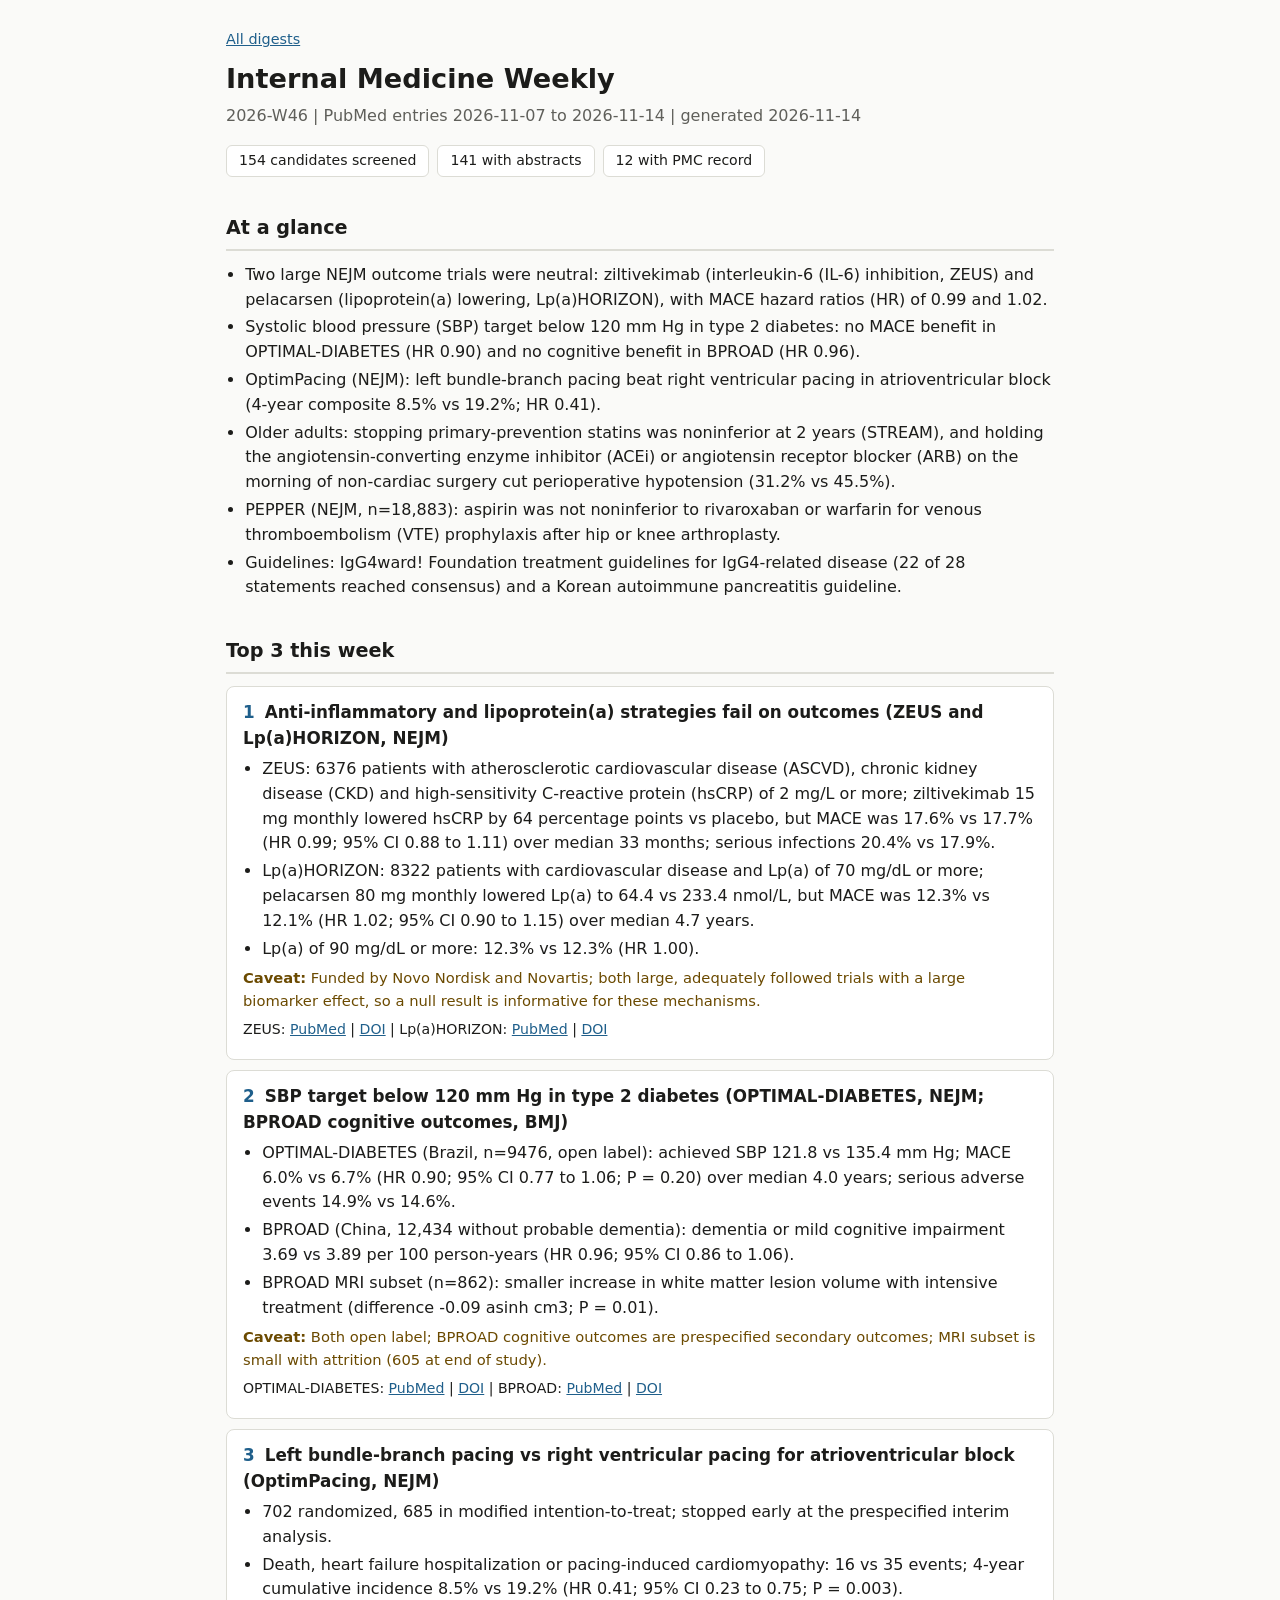
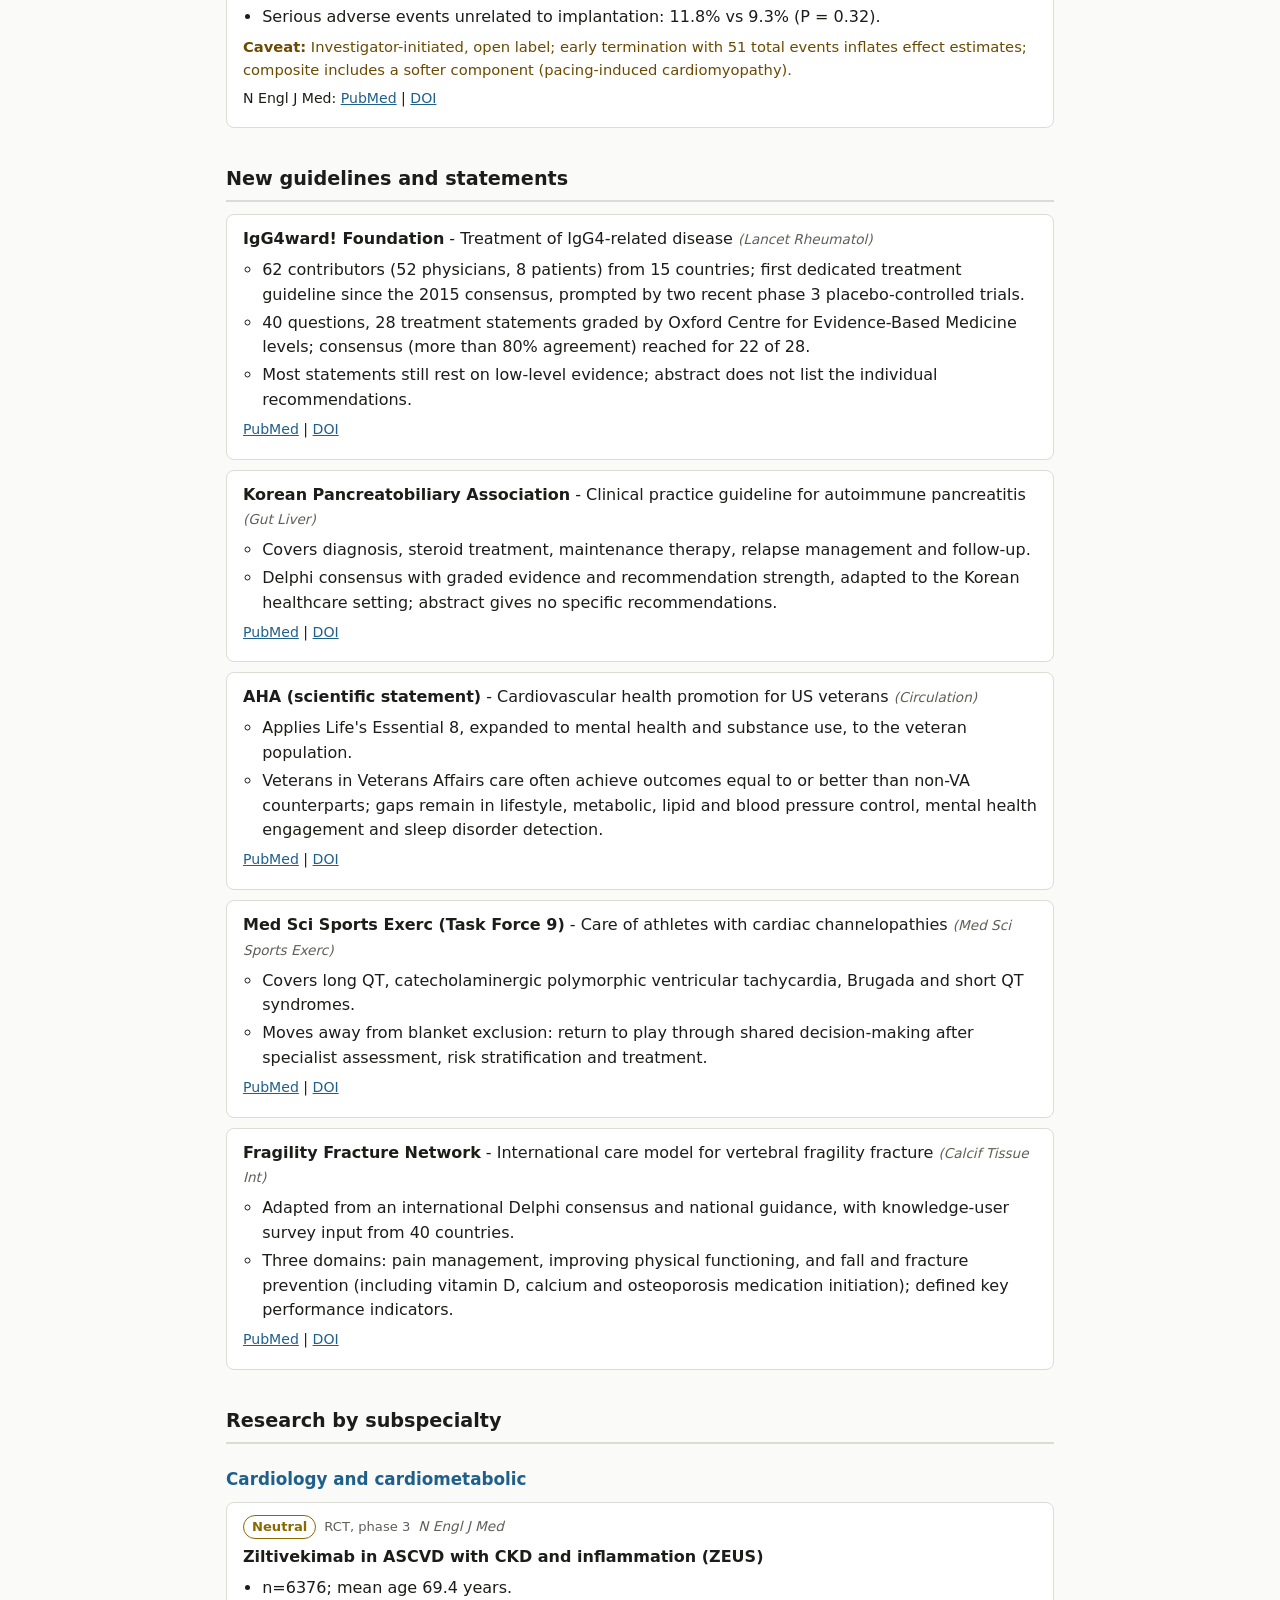
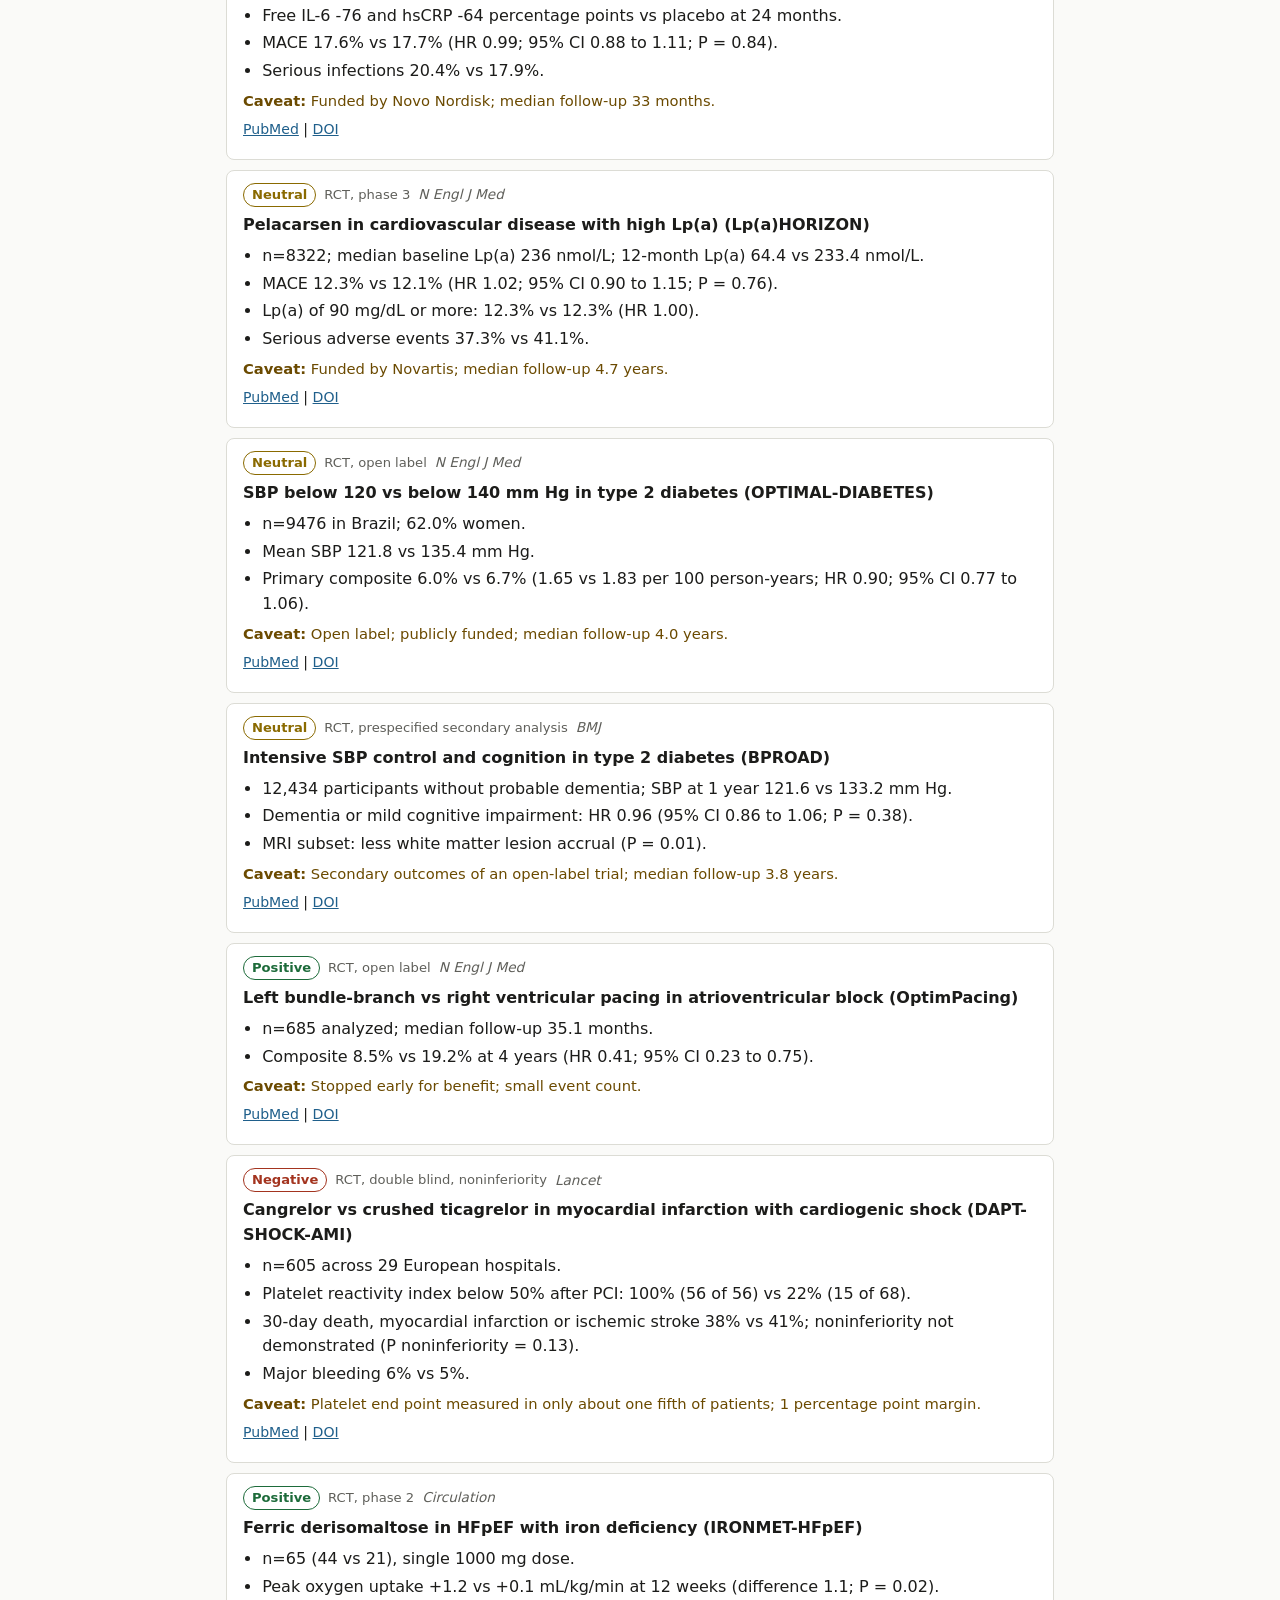
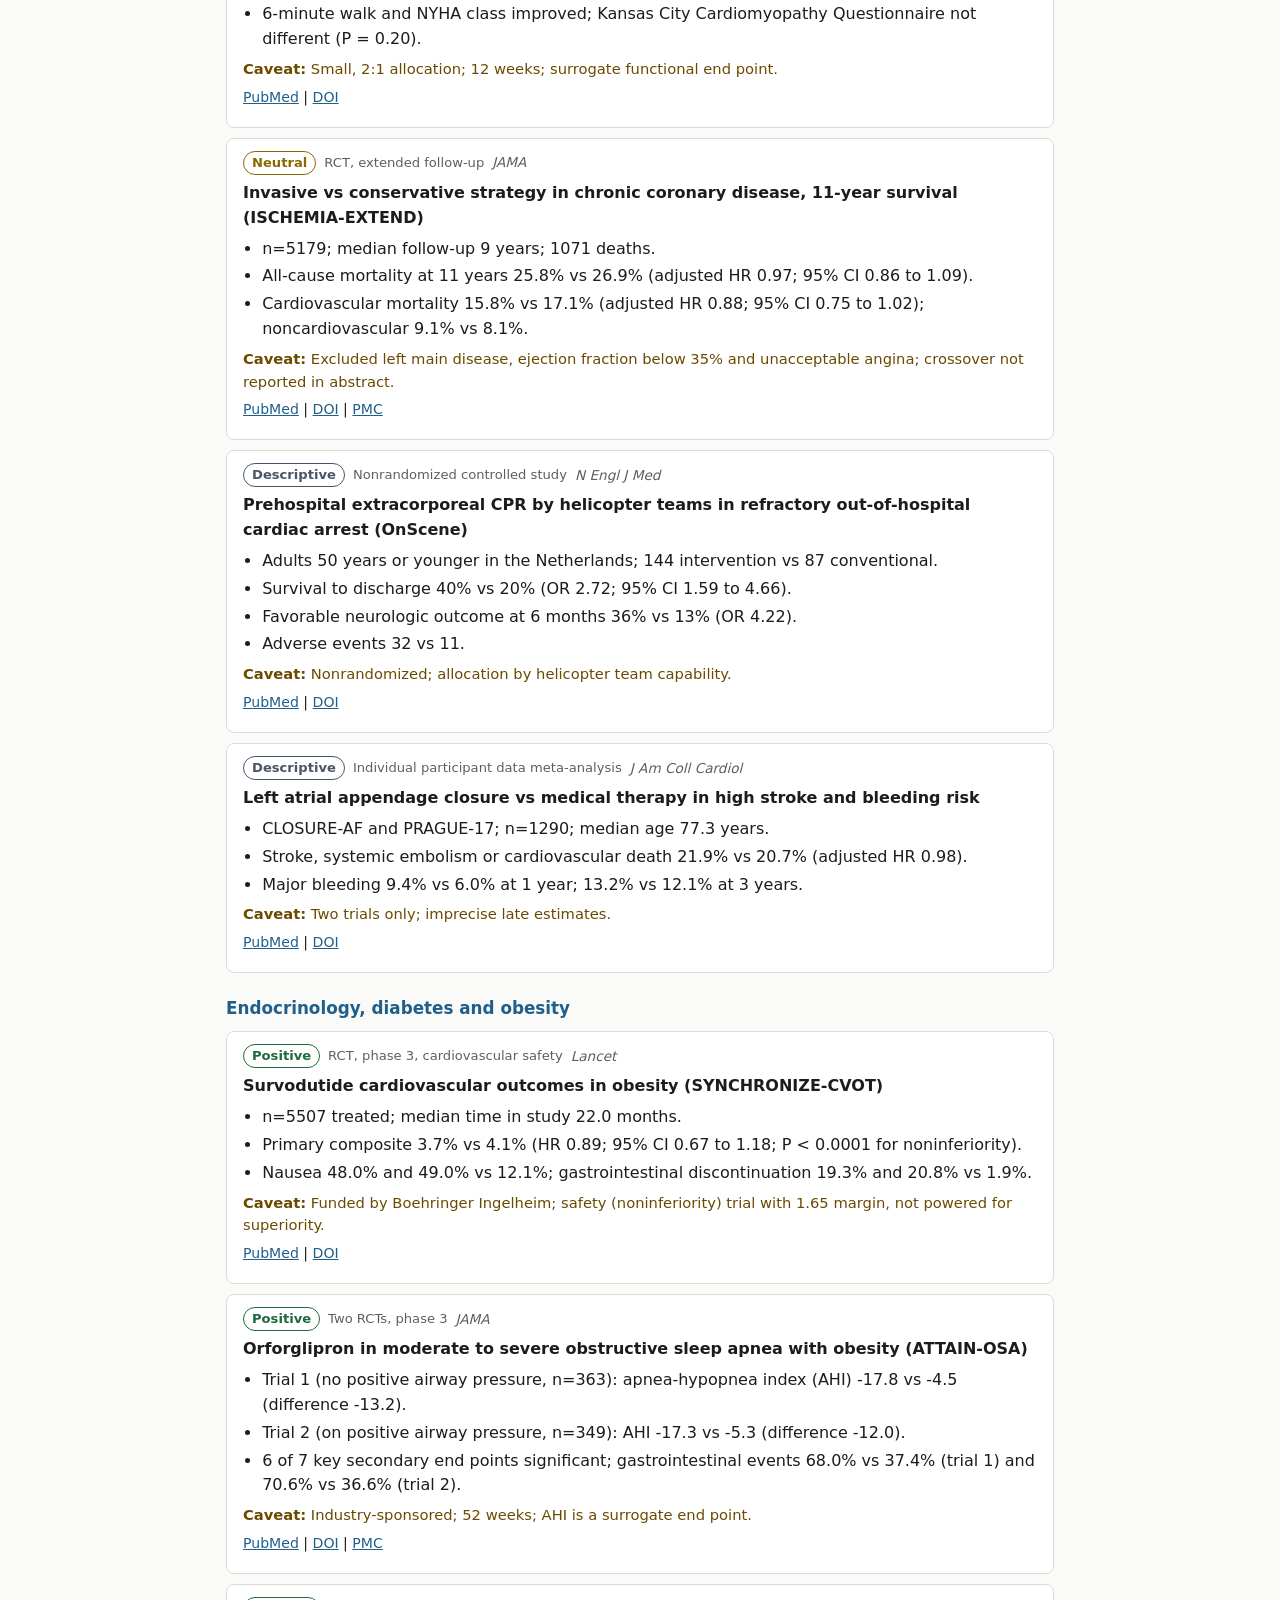
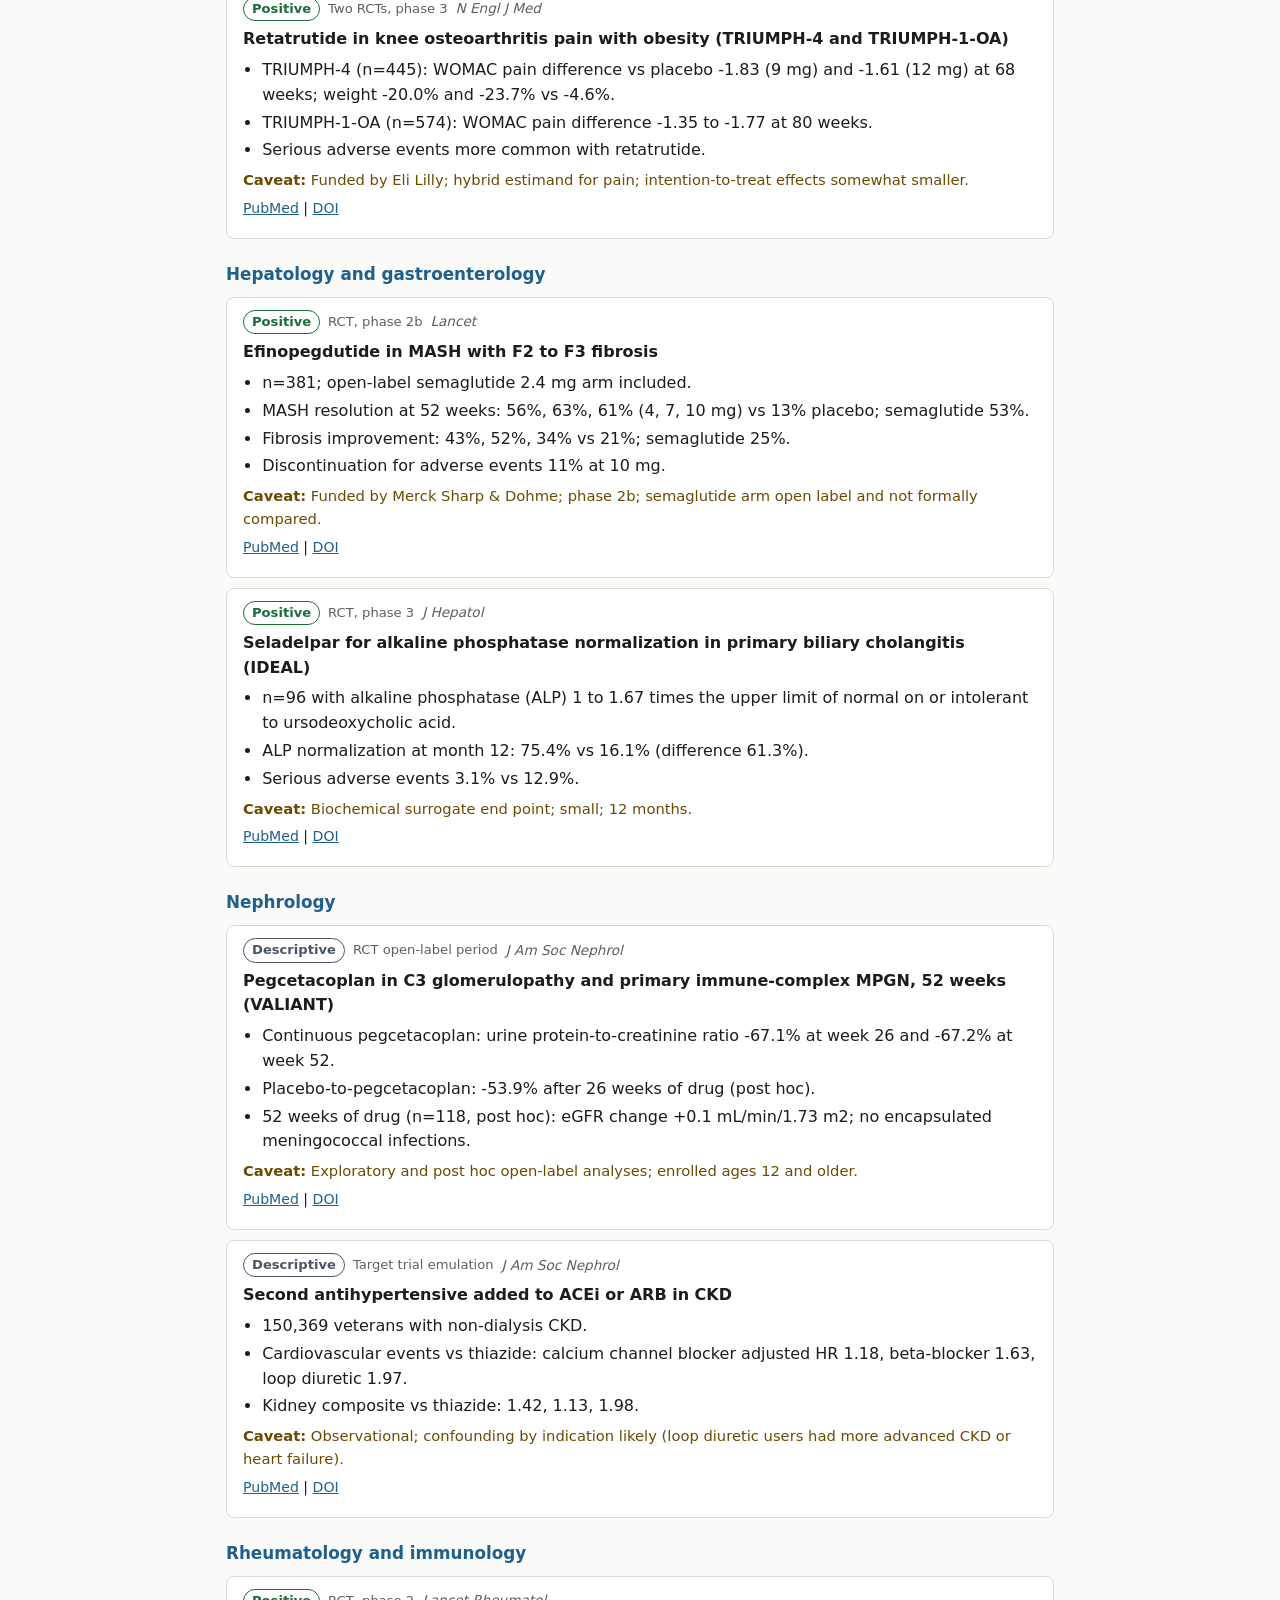
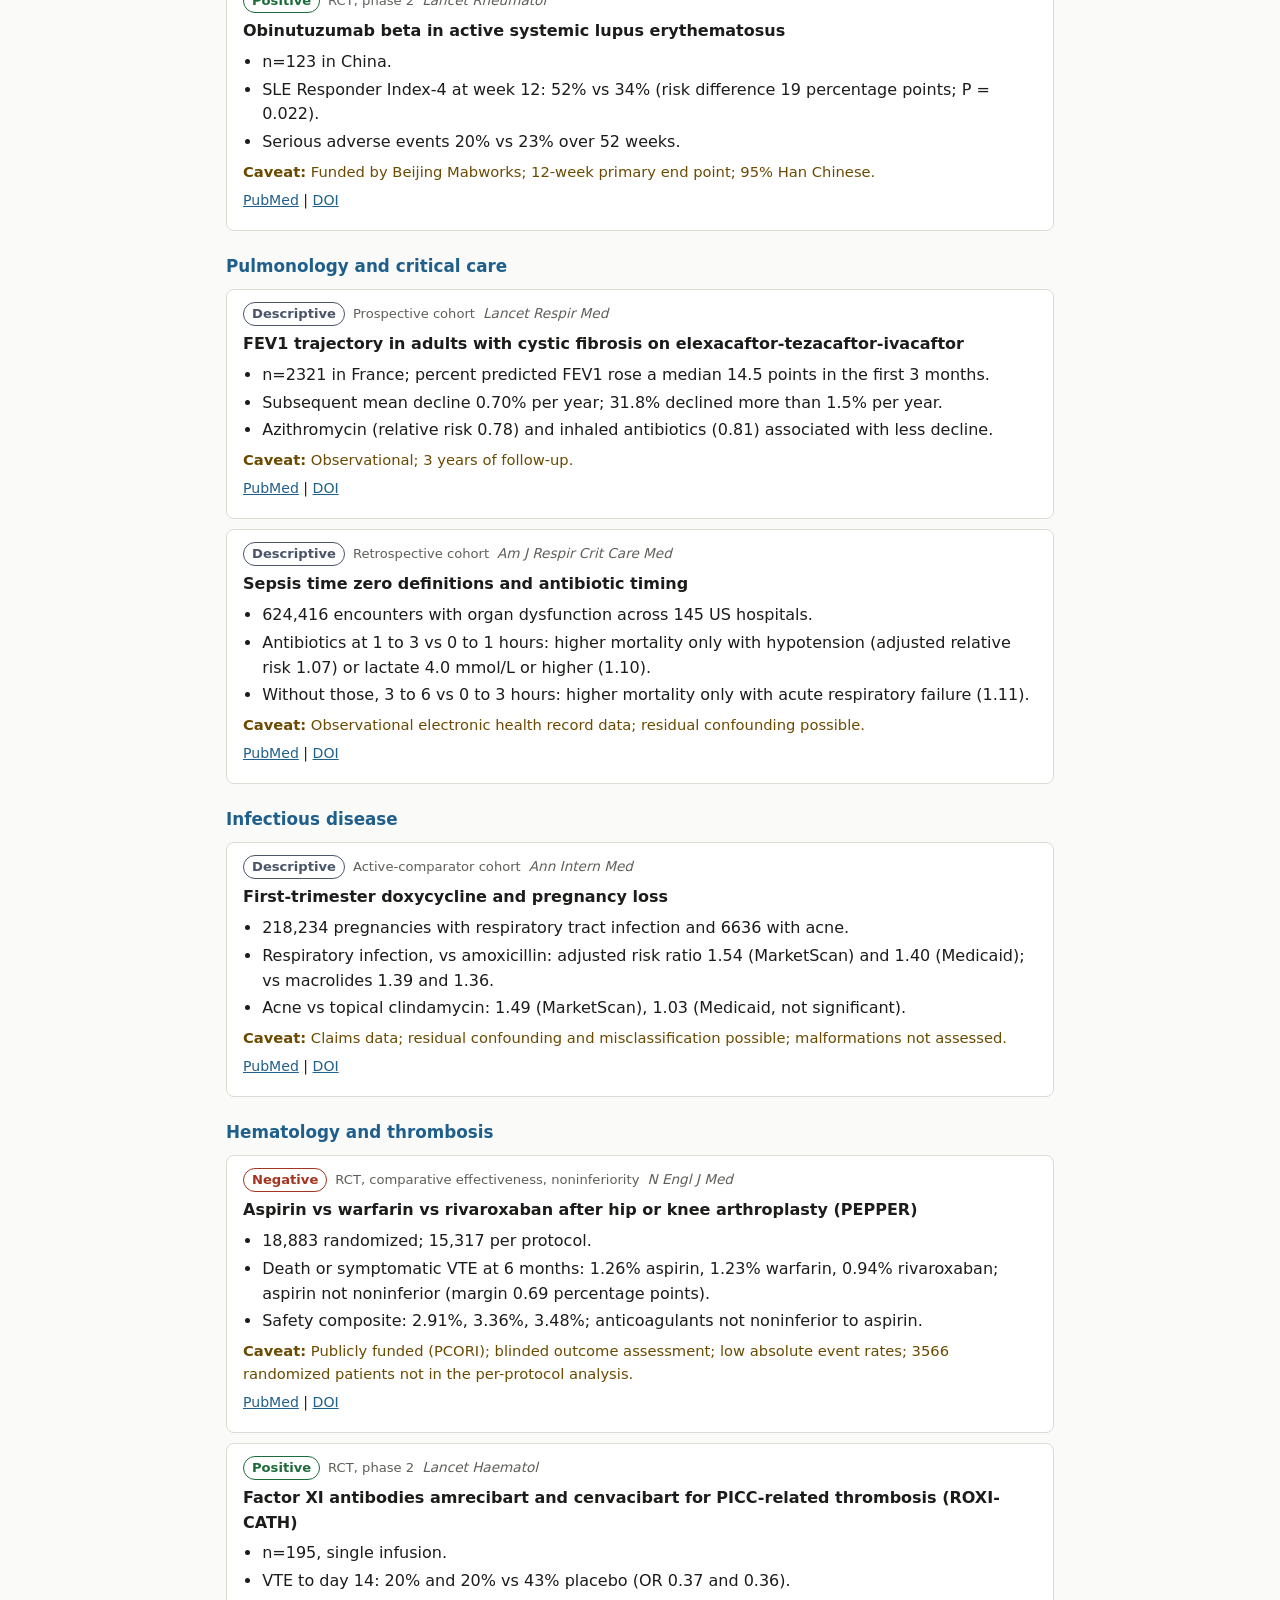
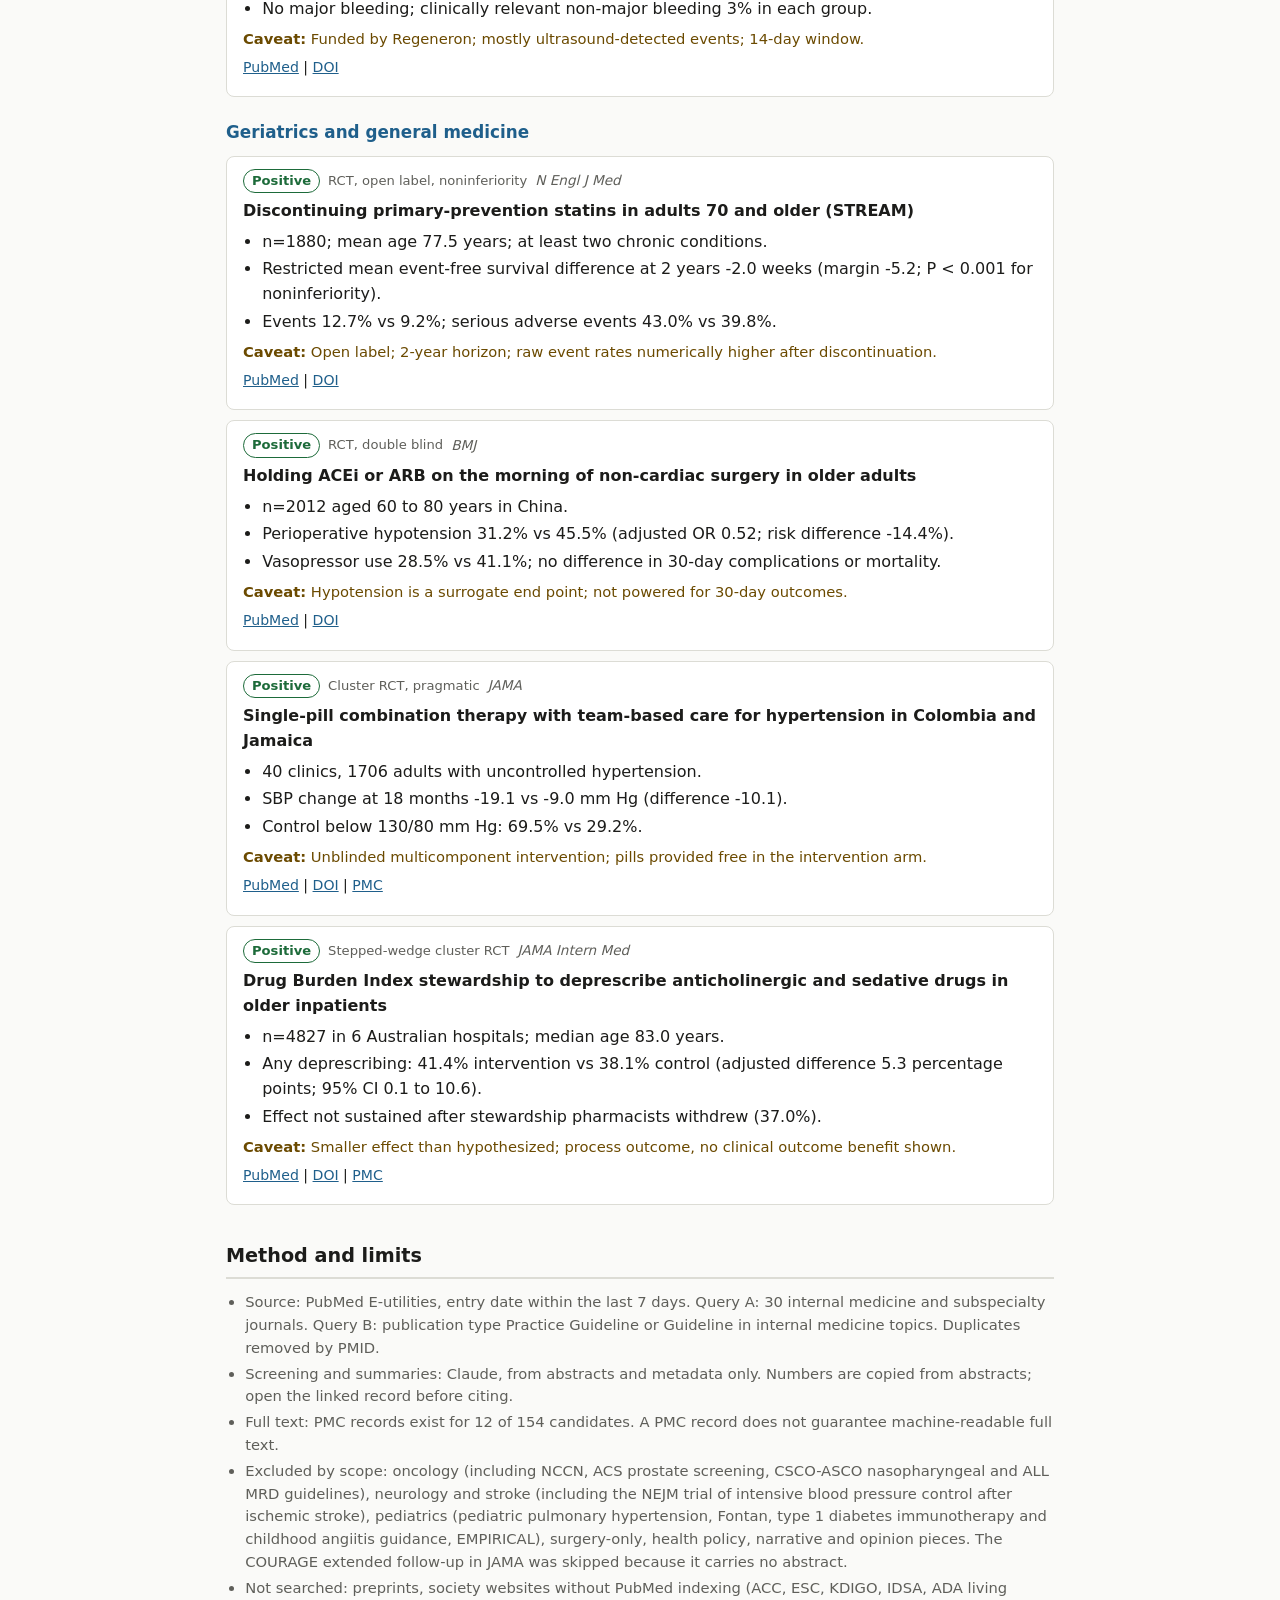
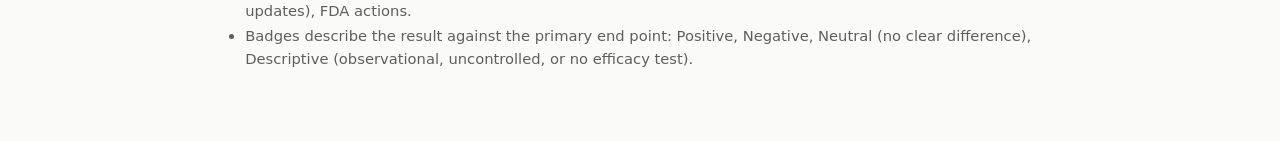
<file: digests/2026-W46.html>
<!doctype html>
<html lang="en">
<head>
<meta charset="utf-8">
<meta name="viewport" content="width=device-width, initial-scale=1">
<title>Internal Medicine Weekly 2026-W46</title>
<link rel="stylesheet" href="../assets/style.css">
</head>
<body>
<main>
<nav><a href="../index.html">All digests</a></nav>
<h1>Internal Medicine Weekly</h1>
<p class="sub">2026-W46 | PubMed entries 2026-11-07 to 2026-11-14 | generated 2026-11-14</p>
<ul class="stats"><li>154 candidates screened</li><li>141 with abstracts</li><li>12 with PMC record</li></ul>
<h2>At a glance</h2>
<ul><li>Two large NEJM outcome trials were neutral: ziltivekimab (interleukin-6 (IL-6) inhibition, ZEUS) and pelacarsen (lipoprotein(a) lowering, Lp(a)HORIZON), with MACE hazard ratios (HR) of 0.99 and 1.02.</li><li>Systolic blood pressure (SBP) target below 120 mm Hg in type 2 diabetes: no MACE benefit in OPTIMAL-DIABETES (HR 0.90) and no cognitive benefit in BPROAD (HR 0.96).</li><li>OptimPacing (NEJM): left bundle-branch pacing beat right ventricular pacing in atrioventricular block (4-year composite 8.5% vs 19.2%; HR 0.41).</li><li>Older adults: stopping primary-prevention statins was noninferior at 2 years (STREAM), and holding the angiotensin-converting enzyme inhibitor (ACEi) or angiotensin receptor blocker (ARB) on the morning of non-cardiac surgery cut perioperative hypotension (31.2% vs 45.5%).</li><li>PEPPER (NEJM, n=18,883): aspirin was not noninferior to rivaroxaban or warfarin for venous thromboembolism (VTE) prophylaxis after hip or knee arthroplasty.</li><li>Guidelines: IgG4ward! Foundation treatment guidelines for IgG4-related disease (22 of 28 statements reached consensus) and a Korean autoimmune pancreatitis guideline.</li></ul>
<h2>Top 3 this week</h2>
<section class="card">
<h3><span class="num">1</span>Anti-inflammatory and lipoprotein(a) strategies fail on outcomes (ZEUS and Lp(a)HORIZON, NEJM)</h3>
<ul><li>ZEUS: 6376 patients with atherosclerotic cardiovascular disease (ASCVD), chronic kidney disease (CKD) and high-sensitivity C-reactive protein (hsCRP) of 2 mg/L or more; ziltivekimab 15 mg monthly lowered hsCRP by 64 percentage points vs placebo, but MACE was 17.6% vs 17.7% (HR 0.99; 95% CI 0.88 to 1.11) over median 33 months; serious infections 20.4% vs 17.9%.</li><li>Lp(a)HORIZON: 8322 patients with cardiovascular disease and Lp(a) of 70 mg/dL or more; pelacarsen 80 mg monthly lowered Lp(a) to 64.4 vs 233.4 nmol/L, but MACE was 12.3% vs 12.1% (HR 1.02; 95% CI 0.90 to 1.15) over median 4.7 years.</li><li>Lp(a) of 90 mg/dL or more: 12.3% vs 12.3% (HR 1.00).</li></ul>
<p class="cav"><strong>Caveat:</strong> Funded by Novo Nordisk and Novartis; both large, adequately followed trials with a large biomarker effect, so a null result is informative for these mechanisms.</p>
<p class="lk">ZEUS: <a href="https://pubmed.ncbi.nlm.nih.gov/43001751/">PubMed</a> | <a href="https://doi.org/10.1056/NEJMoa2612126">DOI</a> | Lp(a)HORIZON: <a href="https://pubmed.ncbi.nlm.nih.gov/43001734/">PubMed</a> | <a href="https://doi.org/10.1056/NEJMoa2610159">DOI</a></p>
</section><section class="card">
<h3><span class="num">2</span>SBP target below 120 mm Hg in type 2 diabetes (OPTIMAL-DIABETES, NEJM; BPROAD cognitive outcomes, BMJ)</h3>
<ul><li>OPTIMAL-DIABETES (Brazil, n=9476, open label): achieved SBP 121.8 vs 135.4 mm Hg; MACE 6.0% vs 6.7% (HR 0.90; 95% CI 0.77 to 1.06; P = 0.20) over median 4.0 years; serious adverse events 14.9% vs 14.6%.</li><li>BPROAD (China, 12,434 without probable dementia): dementia or mild cognitive impairment 3.69 vs 3.89 per 100 person-years (HR 0.96; 95% CI 0.86 to 1.06).</li><li>BPROAD MRI subset (n=862): smaller increase in white matter lesion volume with intensive treatment (difference -0.09 asinh cm3; P = 0.01).</li></ul>
<p class="cav"><strong>Caveat:</strong> Both open label; BPROAD cognitive outcomes are prespecified secondary outcomes; MRI subset is small with attrition (605 at end of study).</p>
<p class="lk">OPTIMAL-DIABETES: <a href="https://pubmed.ncbi.nlm.nih.gov/43001746/">PubMed</a> | <a href="https://doi.org/10.1056/NEJMoa2612922">DOI</a> | BPROAD: <a href="https://pubmed.ncbi.nlm.nih.gov/43020520/">PubMed</a> | <a href="https://doi.org/10.1136/bmj-2026-101209">DOI</a></p>
</section><section class="card">
<h3><span class="num">3</span>Left bundle-branch pacing vs right ventricular pacing for atrioventricular block (OptimPacing, NEJM)</h3>
<ul><li>702 randomized, 685 in modified intention-to-treat; stopped early at the prespecified interim analysis.</li><li>Death, heart failure hospitalization or pacing-induced cardiomyopathy: 16 vs 35 events; 4-year cumulative incidence 8.5% vs 19.2% (HR 0.41; 95% CI 0.23 to 0.75; P = 0.003).</li><li>Serious adverse events unrelated to implantation: 11.8% vs 9.3% (P = 0.32).</li></ul>
<p class="cav"><strong>Caveat:</strong> Investigator-initiated, open label; early termination with 51 total events inflates effect estimates; composite includes a softer component (pacing-induced cardiomyopathy).</p>
<p class="lk">N Engl J Med: <a href="https://pubmed.ncbi.nlm.nih.gov/43001763/">PubMed</a> | <a href="https://doi.org/10.1056/NEJMoa2612972">DOI</a></p>
</section>
<h2>New guidelines and statements</h2>
<ul class="plain"><li class="card"><strong>IgG4ward! Foundation</strong> - Treatment of IgG4-related disease <span class="jr">(Lancet Rheumatol)</span>
<ul><li>62 contributors (52 physicians, 8 patients) from 15 countries; first dedicated treatment guideline since the 2015 consensus, prompted by two recent phase 3 placebo-controlled trials.</li><li>40 questions, 28 treatment statements graded by Oxford Centre for Evidence-Based Medicine levels; consensus (more than 80% agreement) reached for 22 of 28.</li><li>Most statements still rest on low-level evidence; abstract does not list the individual recommendations.</li></ul>
<p class="lk"><a href="https://pubmed.ncbi.nlm.nih.gov/43003101/">PubMed</a> | <a href="https://doi.org/10.1016/S2665-9913(26)00312-7">DOI</a></p></li><li class="card"><strong>Korean Pancreatobiliary Association</strong> - Clinical practice guideline for autoimmune pancreatitis <span class="jr">(Gut Liver)</span>
<ul><li>Covers diagnosis, steroid treatment, maintenance therapy, relapse management and follow-up.</li><li>Delphi consensus with graded evidence and recommendation strength, adapted to the Korean healthcare setting; abstract gives no specific recommendations.</li></ul>
<p class="lk"><a href="https://pubmed.ncbi.nlm.nih.gov/43021743/">PubMed</a> | <a href="https://doi.org/10.5009/gnl260481">DOI</a></p></li><li class="card"><strong>AHA (scientific statement)</strong> - Cardiovascular health promotion for US veterans <span class="jr">(Circulation)</span>
<ul><li>Applies Life&#x27;s Essential 8, expanded to mental health and substance use, to the veteran population.</li><li>Veterans in Veterans Affairs care often achieve outcomes equal to or better than non-VA counterparts; gaps remain in lifestyle, metabolic, lipid and blood pressure control, mental health engagement and sleep disorder detection.</li></ul>
<p class="lk"><a href="https://pubmed.ncbi.nlm.nih.gov/43012109/">PubMed</a> | <a href="https://doi.org/10.1161/CIR.0000000000001452">DOI</a></p></li><li class="card"><strong>Med Sci Sports Exerc (Task Force 9)</strong> - Care of athletes with cardiac channelopathies <span class="jr">(Med Sci Sports Exerc)</span>
<ul><li>Covers long QT, catecholaminergic polymorphic ventricular tachycardia, Brugada and short QT syndromes.</li><li>Moves away from blanket exclusion: return to play through shared decision-making after specialist assessment, risk stratification and treatment.</li></ul>
<p class="lk"><a href="https://pubmed.ncbi.nlm.nih.gov/43024818/">PubMed</a> | <a href="https://doi.org/10.1249/MSS.0000000000004097">DOI</a></p></li><li class="card"><strong>Fragility Fracture Network</strong> - International care model for vertebral fragility fracture <span class="jr">(Calcif Tissue Int)</span>
<ul><li>Adapted from an international Delphi consensus and national guidance, with knowledge-user survey input from 40 countries.</li><li>Three domains: pain management, improving physical functioning, and fall and fracture prevention (including vitamin D, calcium and osteoporosis medication initiation); defined key performance indicators.</li></ul>
<p class="lk"><a href="https://pubmed.ncbi.nlm.nih.gov/43002254/">PubMed</a> | <a href="https://doi.org/10.1007/s00223-026-01628-1">DOI</a></p></li></ul>
<h2>Research by subspecialty</h2>
<h3>Cardiology and cardiometabolic</h3><section class="card">
<div class="meta"><span class="badge neu">Neutral</span><span>RCT, phase 3</span><span class="jr">N Engl J Med</span></div>
<h4>Ziltivekimab in ASCVD with CKD and inflammation (ZEUS)</h4>
<ul><li>n=6376; mean age 69.4 years.</li><li>Free IL-6 -76 and hsCRP -64 percentage points vs placebo at 24 months.</li><li>MACE 17.6% vs 17.7% (HR 0.99; 95% CI 0.88 to 1.11; P = 0.84).</li><li>Serious infections 20.4% vs 17.9%.</li></ul>
<p class="cav"><strong>Caveat:</strong> Funded by Novo Nordisk; median follow-up 33 months.</p>
<p class="lk"><a href="https://pubmed.ncbi.nlm.nih.gov/43001751/">PubMed</a> | <a href="https://doi.org/10.1056/NEJMoa2612126">DOI</a></p>
</section><section class="card">
<div class="meta"><span class="badge neu">Neutral</span><span>RCT, phase 3</span><span class="jr">N Engl J Med</span></div>
<h4>Pelacarsen in cardiovascular disease with high Lp(a) (Lp(a)HORIZON)</h4>
<ul><li>n=8322; median baseline Lp(a) 236 nmol/L; 12-month Lp(a) 64.4 vs 233.4 nmol/L.</li><li>MACE 12.3% vs 12.1% (HR 1.02; 95% CI 0.90 to 1.15; P = 0.76).</li><li>Lp(a) of 90 mg/dL or more: 12.3% vs 12.3% (HR 1.00).</li><li>Serious adverse events 37.3% vs 41.1%.</li></ul>
<p class="cav"><strong>Caveat:</strong> Funded by Novartis; median follow-up 4.7 years.</p>
<p class="lk"><a href="https://pubmed.ncbi.nlm.nih.gov/43001734/">PubMed</a> | <a href="https://doi.org/10.1056/NEJMoa2610159">DOI</a></p>
</section><section class="card">
<div class="meta"><span class="badge neu">Neutral</span><span>RCT, open label</span><span class="jr">N Engl J Med</span></div>
<h4>SBP below 120 vs below 140 mm Hg in type 2 diabetes (OPTIMAL-DIABETES)</h4>
<ul><li>n=9476 in Brazil; 62.0% women.</li><li>Mean SBP 121.8 vs 135.4 mm Hg.</li><li>Primary composite 6.0% vs 6.7% (1.65 vs 1.83 per 100 person-years; HR 0.90; 95% CI 0.77 to 1.06).</li></ul>
<p class="cav"><strong>Caveat:</strong> Open label; publicly funded; median follow-up 4.0 years.</p>
<p class="lk"><a href="https://pubmed.ncbi.nlm.nih.gov/43001746/">PubMed</a> | <a href="https://doi.org/10.1056/NEJMoa2612922">DOI</a></p>
</section><section class="card">
<div class="meta"><span class="badge neu">Neutral</span><span>RCT, prespecified secondary analysis</span><span class="jr">BMJ</span></div>
<h4>Intensive SBP control and cognition in type 2 diabetes (BPROAD)</h4>
<ul><li>12,434 participants without probable dementia; SBP at 1 year 121.6 vs 133.2 mm Hg.</li><li>Dementia or mild cognitive impairment: HR 0.96 (95% CI 0.86 to 1.06; P = 0.38).</li><li>MRI subset: less white matter lesion accrual (P = 0.01).</li></ul>
<p class="cav"><strong>Caveat:</strong> Secondary outcomes of an open-label trial; median follow-up 3.8 years.</p>
<p class="lk"><a href="https://pubmed.ncbi.nlm.nih.gov/43020520/">PubMed</a> | <a href="https://doi.org/10.1136/bmj-2026-101209">DOI</a></p>
</section><section class="card">
<div class="meta"><span class="badge pos">Positive</span><span>RCT, open label</span><span class="jr">N Engl J Med</span></div>
<h4>Left bundle-branch vs right ventricular pacing in atrioventricular block (OptimPacing)</h4>
<ul><li>n=685 analyzed; median follow-up 35.1 months.</li><li>Composite 8.5% vs 19.2% at 4 years (HR 0.41; 95% CI 0.23 to 0.75).</li></ul>
<p class="cav"><strong>Caveat:</strong> Stopped early for benefit; small event count.</p>
<p class="lk"><a href="https://pubmed.ncbi.nlm.nih.gov/43001763/">PubMed</a> | <a href="https://doi.org/10.1056/NEJMoa2612972">DOI</a></p>
</section><section class="card">
<div class="meta"><span class="badge neg">Negative</span><span>RCT, double blind, noninferiority</span><span class="jr">Lancet</span></div>
<h4>Cangrelor vs crushed ticagrelor in myocardial infarction with cardiogenic shock (DAPT-SHOCK-AMI)</h4>
<ul><li>n=605 across 29 European hospitals.</li><li>Platelet reactivity index below 50% after PCI: 100% (56 of 56) vs 22% (15 of 68).</li><li>30-day death, myocardial infarction or ischemic stroke 38% vs 41%; noninferiority not demonstrated (P noninferiority = 0.13).</li><li>Major bleeding 6% vs 5%.</li></ul>
<p class="cav"><strong>Caveat:</strong> Platelet end point measured in only about one fifth of patients; 1 percentage point margin.</p>
<p class="lk"><a href="https://pubmed.ncbi.nlm.nih.gov/42998670/">PubMed</a> | <a href="https://doi.org/10.1016/S0140-6736(26)00976-1">DOI</a></p>
</section><section class="card">
<div class="meta"><span class="badge pos">Positive</span><span>RCT, phase 2</span><span class="jr">Circulation</span></div>
<h4>Ferric derisomaltose in HFpEF with iron deficiency (IRONMET-HFpEF)</h4>
<ul><li>n=65 (44 vs 21), single 1000 mg dose.</li><li>Peak oxygen uptake +1.2 vs +0.1 mL/kg/min at 12 weeks (difference 1.1; P = 0.02).</li><li>6-minute walk and NYHA class improved; Kansas City Cardiomyopathy Questionnaire not different (P = 0.20).</li></ul>
<p class="cav"><strong>Caveat:</strong> Small, 2:1 allocation; 12 weeks; surrogate functional end point.</p>
<p class="lk"><a href="https://pubmed.ncbi.nlm.nih.gov/42999950/">PubMed</a> | <a href="https://doi.org/10.1161/CIRCULATIONAHA.126.084009">DOI</a></p>
</section><section class="card">
<div class="meta"><span class="badge neu">Neutral</span><span>RCT, extended follow-up</span><span class="jr">JAMA</span></div>
<h4>Invasive vs conservative strategy in chronic coronary disease, 11-year survival (ISCHEMIA-EXTEND)</h4>
<ul><li>n=5179; median follow-up 9 years; 1071 deaths.</li><li>All-cause mortality at 11 years 25.8% vs 26.9% (adjusted HR 0.97; 95% CI 0.86 to 1.09).</li><li>Cardiovascular mortality 15.8% vs 17.1% (adjusted HR 0.88; 95% CI 0.75 to 1.02); noncardiovascular 9.1% vs 8.1%.</li></ul>
<p class="cav"><strong>Caveat:</strong> Excluded left main disease, ejection fraction below 35% and unacceptable angina; crossover not reported in abstract.</p>
<p class="lk"><a href="https://pubmed.ncbi.nlm.nih.gov/42998244/">PubMed</a> | <a href="https://doi.org/10.1001/jama.2026.20375">DOI</a> | <a href="https://pmc.ncbi.nlm.nih.gov/articles/PMC13744639/">PMC</a></p>
</section><section class="card">
<div class="meta"><span class="badge desc">Descriptive</span><span>Nonrandomized controlled study</span><span class="jr">N Engl J Med</span></div>
<h4>Prehospital extracorporeal CPR by helicopter teams in refractory out-of-hospital cardiac arrest (OnScene)</h4>
<ul><li>Adults 50 years or younger in the Netherlands; 144 intervention vs 87 conventional.</li><li>Survival to discharge 40% vs 20% (OR 2.72; 95% CI 1.59 to 4.66).</li><li>Favorable neurologic outcome at 6 months 36% vs 13% (OR 4.22).</li><li>Adverse events 32 vs 11.</li></ul>
<p class="cav"><strong>Caveat:</strong> Nonrandomized; allocation by helicopter team capability.</p>
<p class="lk"><a href="https://pubmed.ncbi.nlm.nih.gov/43001740/">PubMed</a> | <a href="https://doi.org/10.1056/NEJMoa2602919">DOI</a></p>
</section><section class="card">
<div class="meta"><span class="badge desc">Descriptive</span><span>Individual participant data meta-analysis</span><span class="jr">J Am Coll Cardiol</span></div>
<h4>Left atrial appendage closure vs medical therapy in high stroke and bleeding risk</h4>
<ul><li>CLOSURE-AF and PRAGUE-17; n=1290; median age 77.3 years.</li><li>Stroke, systemic embolism or cardiovascular death 21.9% vs 20.7% (adjusted HR 0.98).</li><li>Major bleeding 9.4% vs 6.0% at 1 year; 13.2% vs 12.1% at 3 years.</li></ul>
<p class="cav"><strong>Caveat:</strong> Two trials only; imprecise late estimates.</p>
<p class="lk"><a href="https://pubmed.ncbi.nlm.nih.gov/43018508/">PubMed</a> | <a href="https://doi.org/10.1016/j.jacc.2026.09.033">DOI</a></p>
</section><h3>Endocrinology, diabetes and obesity</h3><section class="card">
<div class="meta"><span class="badge pos">Positive</span><span>RCT, phase 3, cardiovascular safety</span><span class="jr">Lancet</span></div>
<h4>Survodutide cardiovascular outcomes in obesity (SYNCHRONIZE-CVOT)</h4>
<ul><li>n=5507 treated; median time in study 22.0 months.</li><li>Primary composite 3.7% vs 4.1% (HR 0.89; 95% CI 0.67 to 1.18; P &lt; 0.0001 for noninferiority).</li><li>Nausea 48.0% and 49.0% vs 12.1%; gastrointestinal discontinuation 19.3% and 20.8% vs 1.9%.</li></ul>
<p class="cav"><strong>Caveat:</strong> Funded by Boehringer Ingelheim; safety (noninferiority) trial with 1.65 margin, not powered for superiority.</p>
<p class="lk"><a href="https://pubmed.ncbi.nlm.nih.gov/43003106/">PubMed</a> | <a href="https://doi.org/10.1016/S0140-6736(26)02140-9">DOI</a></p>
</section><section class="card">
<div class="meta"><span class="badge pos">Positive</span><span>Two RCTs, phase 3</span><span class="jr">JAMA</span></div>
<h4>Orforglipron in moderate to severe obstructive sleep apnea with obesity (ATTAIN-OSA)</h4>
<ul><li>Trial 1 (no positive airway pressure, n=363): apnea-hypopnea index (AHI) -17.8 vs -4.5 (difference -13.2).</li><li>Trial 2 (on positive airway pressure, n=349): AHI -17.3 vs -5.3 (difference -12.0).</li><li>6 of 7 key secondary end points significant; gastrointestinal events 68.0% vs 37.4% (trial 1) and 70.6% vs 36.6% (trial 2).</li></ul>
<p class="cav"><strong>Caveat:</strong> Industry-sponsored; 52 weeks; AHI is a surrogate end point.</p>
<p class="lk"><a href="https://pubmed.ncbi.nlm.nih.gov/43002161/">PubMed</a> | <a href="https://doi.org/10.1001/jama.2026.24080">DOI</a> | <a href="https://pmc.ncbi.nlm.nih.gov/articles/PMC13749232/">PMC</a></p>
</section><section class="card">
<div class="meta"><span class="badge pos">Positive</span><span>Two RCTs, phase 3</span><span class="jr">N Engl J Med</span></div>
<h4>Retatrutide in knee osteoarthritis pain with obesity (TRIUMPH-4 and TRIUMPH-1-OA)</h4>
<ul><li>TRIUMPH-4 (n=445): WOMAC pain difference vs placebo -1.83 (9 mg) and -1.61 (12 mg) at 68 weeks; weight -20.0% and -23.7% vs -4.6%.</li><li>TRIUMPH-1-OA (n=574): WOMAC pain difference -1.35 to -1.77 at 80 weeks.</li><li>Serious adverse events more common with retatrutide.</li></ul>
<p class="cav"><strong>Caveat:</strong> Funded by Eli Lilly; hybrid estimand for pain; intention-to-treat effects somewhat smaller.</p>
<p class="lk"><a href="https://pubmed.ncbi.nlm.nih.gov/43001755/">PubMed</a> | <a href="https://doi.org/10.1056/NEJMoa2610676">DOI</a></p>
</section><h3>Hepatology and gastroenterology</h3><section class="card">
<div class="meta"><span class="badge pos">Positive</span><span>RCT, phase 2b</span><span class="jr">Lancet</span></div>
<h4>Efinopegdutide in MASH with F2 to F3 fibrosis</h4>
<ul><li>n=381; open-label semaglutide 2.4 mg arm included.</li><li>MASH resolution at 52 weeks: 56%, 63%, 61% (4, 7, 10 mg) vs 13% placebo; semaglutide 53%.</li><li>Fibrosis improvement: 43%, 52%, 34% vs 21%; semaglutide 25%.</li><li>Discontinuation for adverse events 11% at 10 mg.</li></ul>
<p class="cav"><strong>Caveat:</strong> Funded by Merck Sharp &amp; Dohme; phase 2b; semaglutide arm open label and not formally compared.</p>
<p class="lk"><a href="https://pubmed.ncbi.nlm.nih.gov/43003105/">PubMed</a> | <a href="https://doi.org/10.1016/S0140-6736(26)02043-X">DOI</a></p>
</section><section class="card">
<div class="meta"><span class="badge pos">Positive</span><span>RCT, phase 3</span><span class="jr">J Hepatol</span></div>
<h4>Seladelpar for alkaline phosphatase normalization in primary biliary cholangitis (IDEAL)</h4>
<ul><li>n=96 with alkaline phosphatase (ALP) 1 to 1.67 times the upper limit of normal on or intolerant to ursodeoxycholic acid.</li><li>ALP normalization at month 12: 75.4% vs 16.1% (difference 61.3%).</li><li>Serious adverse events 3.1% vs 12.9%.</li></ul>
<p class="cav"><strong>Caveat:</strong> Biochemical surrogate end point; small; 12 months.</p>
<p class="lk"><a href="https://pubmed.ncbi.nlm.nih.gov/43000085/">PubMed</a> | <a href="https://doi.org/10.1016/j.jhep.2026.10.021">DOI</a></p>
</section><h3>Nephrology</h3><section class="card">
<div class="meta"><span class="badge desc">Descriptive</span><span>RCT open-label period</span><span class="jr">J Am Soc Nephrol</span></div>
<h4>Pegcetacoplan in C3 glomerulopathy and primary immune-complex MPGN, 52 weeks (VALIANT)</h4>
<ul><li>Continuous pegcetacoplan: urine protein-to-creatinine ratio -67.1% at week 26 and -67.2% at week 52.</li><li>Placebo-to-pegcetacoplan: -53.9% after 26 weeks of drug (post hoc).</li><li>52 weeks of drug (n=118, post hoc): eGFR change +0.1 mL/min/1.73 m2; no encapsulated meningococcal infections.</li></ul>
<p class="cav"><strong>Caveat:</strong> Exploratory and post hoc open-label analyses; enrolled ages 12 and older.</p>
<p class="lk"><a href="https://pubmed.ncbi.nlm.nih.gov/43024395/">PubMed</a> | <a href="https://doi.org/10.1681/ASN.0000001296">DOI</a></p>
</section><section class="card">
<div class="meta"><span class="badge desc">Descriptive</span><span>Target trial emulation</span><span class="jr">J Am Soc Nephrol</span></div>
<h4>Second antihypertensive added to ACEi or ARB in CKD</h4>
<ul><li>150,369 veterans with non-dialysis CKD.</li><li>Cardiovascular events vs thiazide: calcium channel blocker adjusted HR 1.18, beta-blocker 1.63, loop diuretic 1.97.</li><li>Kidney composite vs thiazide: 1.42, 1.13, 1.98.</li></ul>
<p class="cav"><strong>Caveat:</strong> Observational; confounding by indication likely (loop diuretic users had more advanced CKD or heart failure).</p>
<p class="lk"><a href="https://pubmed.ncbi.nlm.nih.gov/43024400/">PubMed</a> | <a href="https://doi.org/10.1681/ASN.0000001313">DOI</a></p>
</section><h3>Rheumatology and immunology</h3><section class="card">
<div class="meta"><span class="badge pos">Positive</span><span>RCT, phase 2</span><span class="jr">Lancet Rheumatol</span></div>
<h4>Obinutuzumab beta in active systemic lupus erythematosus</h4>
<ul><li>n=123 in China.</li><li>SLE Responder Index-4 at week 12: 52% vs 34% (risk difference 19 percentage points; P = 0.022).</li><li>Serious adverse events 20% vs 23% over 52 weeks.</li></ul>
<p class="cav"><strong>Caveat:</strong> Funded by Beijing Mabworks; 12-week primary end point; 95% Han Chinese.</p>
<p class="lk"><a href="https://pubmed.ncbi.nlm.nih.gov/43000040/">PubMed</a> | <a href="https://doi.org/10.1016/S2665-9913(26)00315-2">DOI</a></p>
</section><h3>Pulmonology and critical care</h3><section class="card">
<div class="meta"><span class="badge desc">Descriptive</span><span>Prospective cohort</span><span class="jr">Lancet Respir Med</span></div>
<h4>FEV1 trajectory in adults with cystic fibrosis on elexacaftor-tezacaftor-ivacaftor</h4>
<ul><li>n=2321 in France; percent predicted FEV1 rose a median 14.5 points in the first 3 months.</li><li>Subsequent mean decline 0.70% per year; 31.8% declined more than 1.5% per year.</li><li>Azithromycin (relative risk 0.78) and inhaled antibiotics (0.81) associated with less decline.</li></ul>
<p class="cav"><strong>Caveat:</strong> Observational; 3 years of follow-up.</p>
<p class="lk"><a href="https://pubmed.ncbi.nlm.nih.gov/43014331/">PubMed</a> | <a href="https://doi.org/10.1016/S2213-2600(26)00281-X">DOI</a></p>
</section><section class="card">
<div class="meta"><span class="badge desc">Descriptive</span><span>Retrospective cohort</span><span class="jr">Am J Respir Crit Care Med</span></div>
<h4>Sepsis time zero definitions and antibiotic timing</h4>
<ul><li>624,416 encounters with organ dysfunction across 145 US hospitals.</li><li>Antibiotics at 1 to 3 vs 0 to 1 hours: higher mortality only with hypotension (adjusted relative risk 1.07) or lactate 4.0 mmol/L or higher (1.10).</li><li>Without those, 3 to 6 vs 0 to 3 hours: higher mortality only with acute respiratory failure (1.11).</li></ul>
<p class="cav"><strong>Caveat:</strong> Observational electronic health record data; residual confounding possible.</p>
<p class="lk"><a href="https://pubmed.ncbi.nlm.nih.gov/43016314/">PubMed</a> | <a href="https://doi.org/10.1093/ajrccm/aamag610">DOI</a></p>
</section><h3>Infectious disease</h3><section class="card">
<div class="meta"><span class="badge desc">Descriptive</span><span>Active-comparator cohort</span><span class="jr">Ann Intern Med</span></div>
<h4>First-trimester doxycycline and pregnancy loss</h4>
<ul><li>218,234 pregnancies with respiratory tract infection and 6636 with acne.</li><li>Respiratory infection, vs amoxicillin: adjusted risk ratio 1.54 (MarketScan) and 1.40 (Medicaid); vs macrolides 1.39 and 1.36.</li><li>Acne vs topical clindamycin: 1.49 (MarketScan), 1.03 (Medicaid, not significant).</li></ul>
<p class="cav"><strong>Caveat:</strong> Claims data; residual confounding and misclassification possible; malformations not assessed.</p>
<p class="lk"><a href="https://pubmed.ncbi.nlm.nih.gov/43002780/">PubMed</a> | <a href="https://doi.org/10.7326/ANNALS-26-01647">DOI</a></p>
</section><h3>Hematology and thrombosis</h3><section class="card">
<div class="meta"><span class="badge neg">Negative</span><span>RCT, comparative effectiveness, noninferiority</span><span class="jr">N Engl J Med</span></div>
<h4>Aspirin vs warfarin vs rivaroxaban after hip or knee arthroplasty (PEPPER)</h4>
<ul><li>18,883 randomized; 15,317 per protocol.</li><li>Death or symptomatic VTE at 6 months: 1.26% aspirin, 1.23% warfarin, 0.94% rivaroxaban; aspirin not noninferior (margin 0.69 percentage points).</li><li>Safety composite: 2.91%, 3.36%, 3.48%; anticoagulants not noninferior to aspirin.</li></ul>
<p class="cav"><strong>Caveat:</strong> Publicly funded (PCORI); blinded outcome assessment; low absolute event rates; 3566 randomized patients not in the per-protocol analysis.</p>
<p class="lk"><a href="https://pubmed.ncbi.nlm.nih.gov/43013818/">PubMed</a> | <a href="https://doi.org/10.1056/NEJMoa2602435">DOI</a></p>
</section><section class="card">
<div class="meta"><span class="badge pos">Positive</span><span>RCT, phase 2</span><span class="jr">Lancet Haematol</span></div>
<h4>Factor XI antibodies amrecibart and cenvacibart for PICC-related thrombosis (ROXI-CATH)</h4>
<ul><li>n=195, single infusion.</li><li>VTE to day 14: 20% and 20% vs 43% placebo (OR 0.37 and 0.36).</li><li>No major bleeding; clinically relevant non-major bleeding 3% in each group.</li></ul>
<p class="cav"><strong>Caveat:</strong> Funded by Regeneron; mostly ultrasound-detected events; 14-day window.</p>
<p class="lk"><a href="https://pubmed.ncbi.nlm.nih.gov/42998669/">PubMed</a> | <a href="https://doi.org/10.1016/S2352-3026(26)00249-8">DOI</a></p>
</section><h3>Geriatrics and general medicine</h3><section class="card">
<div class="meta"><span class="badge pos">Positive</span><span>RCT, open label, noninferiority</span><span class="jr">N Engl J Med</span></div>
<h4>Discontinuing primary-prevention statins in adults 70 and older (STREAM)</h4>
<ul><li>n=1880; mean age 77.5 years; at least two chronic conditions.</li><li>Restricted mean event-free survival difference at 2 years -2.0 weeks (margin -5.2; P &lt; 0.001 for noninferiority).</li><li>Events 12.7% vs 9.2%; serious adverse events 43.0% vs 39.8%.</li></ul>
<p class="cav"><strong>Caveat:</strong> Open label; 2-year horizon; raw event rates numerically higher after discontinuation.</p>
<p class="lk"><a href="https://pubmed.ncbi.nlm.nih.gov/43001742/">PubMed</a> | <a href="https://doi.org/10.1056/NEJMoa2606634">DOI</a></p>
</section><section class="card">
<div class="meta"><span class="badge pos">Positive</span><span>RCT, double blind</span><span class="jr">BMJ</span></div>
<h4>Holding ACEi or ARB on the morning of non-cardiac surgery in older adults</h4>
<ul><li>n=2012 aged 60 to 80 years in China.</li><li>Perioperative hypotension 31.2% vs 45.5% (adjusted OR 0.52; risk difference -14.4%).</li><li>Vasopressor use 28.5% vs 41.1%; no difference in 30-day complications or mortality.</li></ul>
<p class="cav"><strong>Caveat:</strong> Hypotension is a surrogate end point; not powered for 30-day outcomes.</p>
<p class="lk"><a href="https://pubmed.ncbi.nlm.nih.gov/43014822/">PubMed</a> | <a href="https://doi.org/10.1136/bmj-2026-101087">DOI</a></p>
</section><section class="card">
<div class="meta"><span class="badge pos">Positive</span><span>Cluster RCT, pragmatic</span><span class="jr">JAMA</span></div>
<h4>Single-pill combination therapy with team-based care for hypertension in Colombia and Jamaica</h4>
<ul><li>40 clinics, 1706 adults with uncontrolled hypertension.</li><li>SBP change at 18 months -19.1 vs -9.0 mm Hg (difference -10.1).</li><li>Control below 130/80 mm Hg: 69.5% vs 29.2%.</li></ul>
<p class="cav"><strong>Caveat:</strong> Unblinded multicomponent intervention; pills provided free in the intervention arm.</p>
<p class="lk"><a href="https://pubmed.ncbi.nlm.nih.gov/43000001/">PubMed</a> | <a href="https://doi.org/10.1001/jama.2026.24169">DOI</a> | <a href="https://pmc.ncbi.nlm.nih.gov/articles/PMC13746250/">PMC</a></p>
</section><section class="card">
<div class="meta"><span class="badge pos">Positive</span><span>Stepped-wedge cluster RCT</span><span class="jr">JAMA Intern Med</span></div>
<h4>Drug Burden Index stewardship to deprescribe anticholinergic and sedative drugs in older inpatients</h4>
<ul><li>n=4827 in 6 Australian hospitals; median age 83.0 years.</li><li>Any deprescribing: 41.4% intervention vs 38.1% control (adjusted difference 5.3 percentage points; 95% CI 0.1 to 10.6).</li><li>Effect not sustained after stewardship pharmacists withdrew (37.0%).</li></ul>
<p class="cav"><strong>Caveat:</strong> Smaller effect than hypothesized; process outcome, no clinical outcome benefit shown.</p>
<p class="lk"><a href="https://pubmed.ncbi.nlm.nih.gov/43002427/">PubMed</a> | <a href="https://doi.org/10.1001/jamainternmed.2026.5571">DOI</a> | <a href="https://pmc.ncbi.nlm.nih.gov/articles/PMC13749229/">PMC</a></p>
</section>
<h2>Method and limits</h2>
<ul class="method"><li>Source: PubMed E-utilities, entry date within the last 7 days. Query A: 30 internal medicine and subspecialty journals. Query B: publication type Practice Guideline or Guideline in internal medicine topics. Duplicates removed by PMID.</li><li>Screening and summaries: Claude, from abstracts and metadata only. Numbers are copied from abstracts; open the linked record before citing.</li><li>Full text: PMC records exist for 12 of 154 candidates. A PMC record does not guarantee machine-readable full text.</li><li>Excluded by scope: oncology (including NCCN, ACS prostate screening, CSCO-ASCO nasopharyngeal and ALL MRD guidelines), neurology and stroke (including the NEJM trial of intensive blood pressure control after ischemic stroke), pediatrics (pediatric pulmonary hypertension, Fontan, type 1 diabetes immunotherapy and childhood angiitis guidance, EMPIRICAL), surgery-only, health policy, narrative and opinion pieces. The COURAGE extended follow-up in JAMA was skipped because it carries no abstract.</li><li>Not searched: preprints, society websites without PubMed indexing (ACC, ESC, KDIGO, IDSA, ADA living updates), FDA actions.</li><li>Badges describe the result against the primary end point: Positive, Negative, Neutral (no clear difference), Descriptive (observational, uncontrolled, or no efficacy test).</li></ul>

</main>
</body>
</html>
</file>
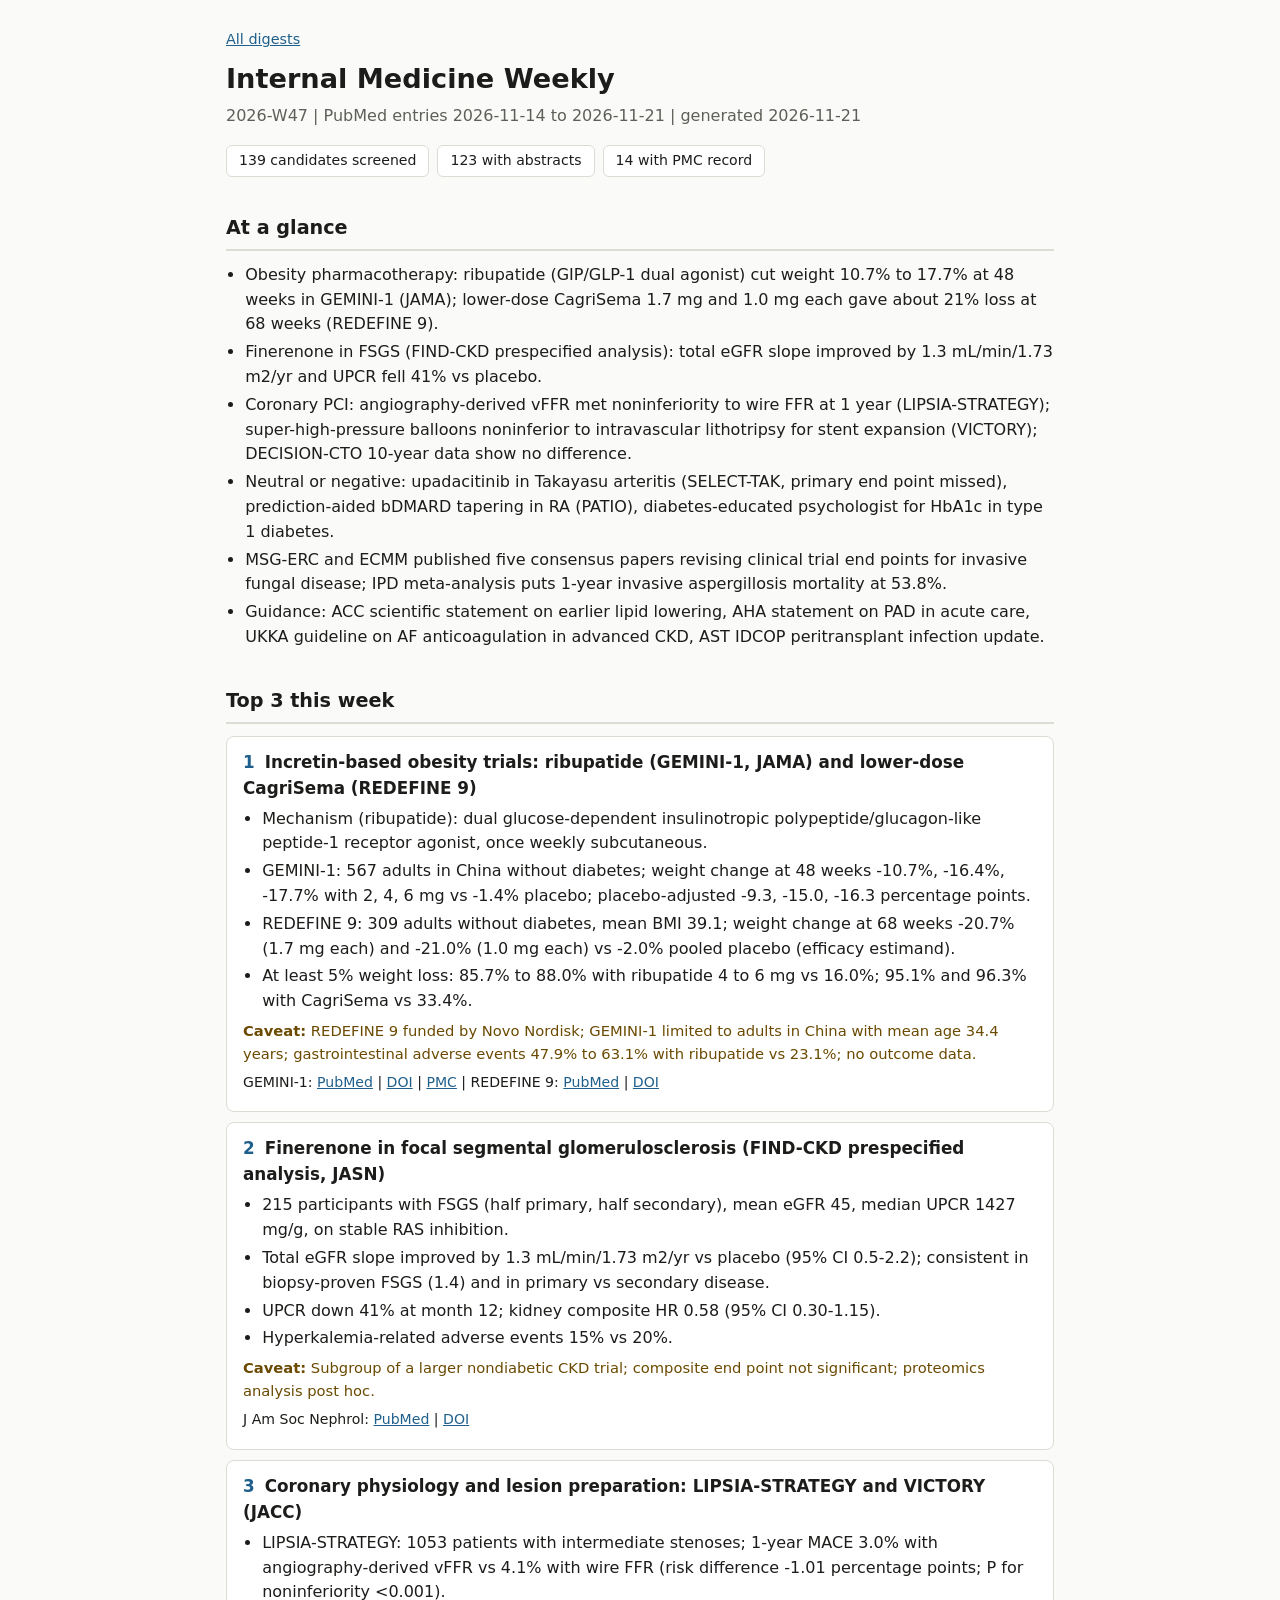
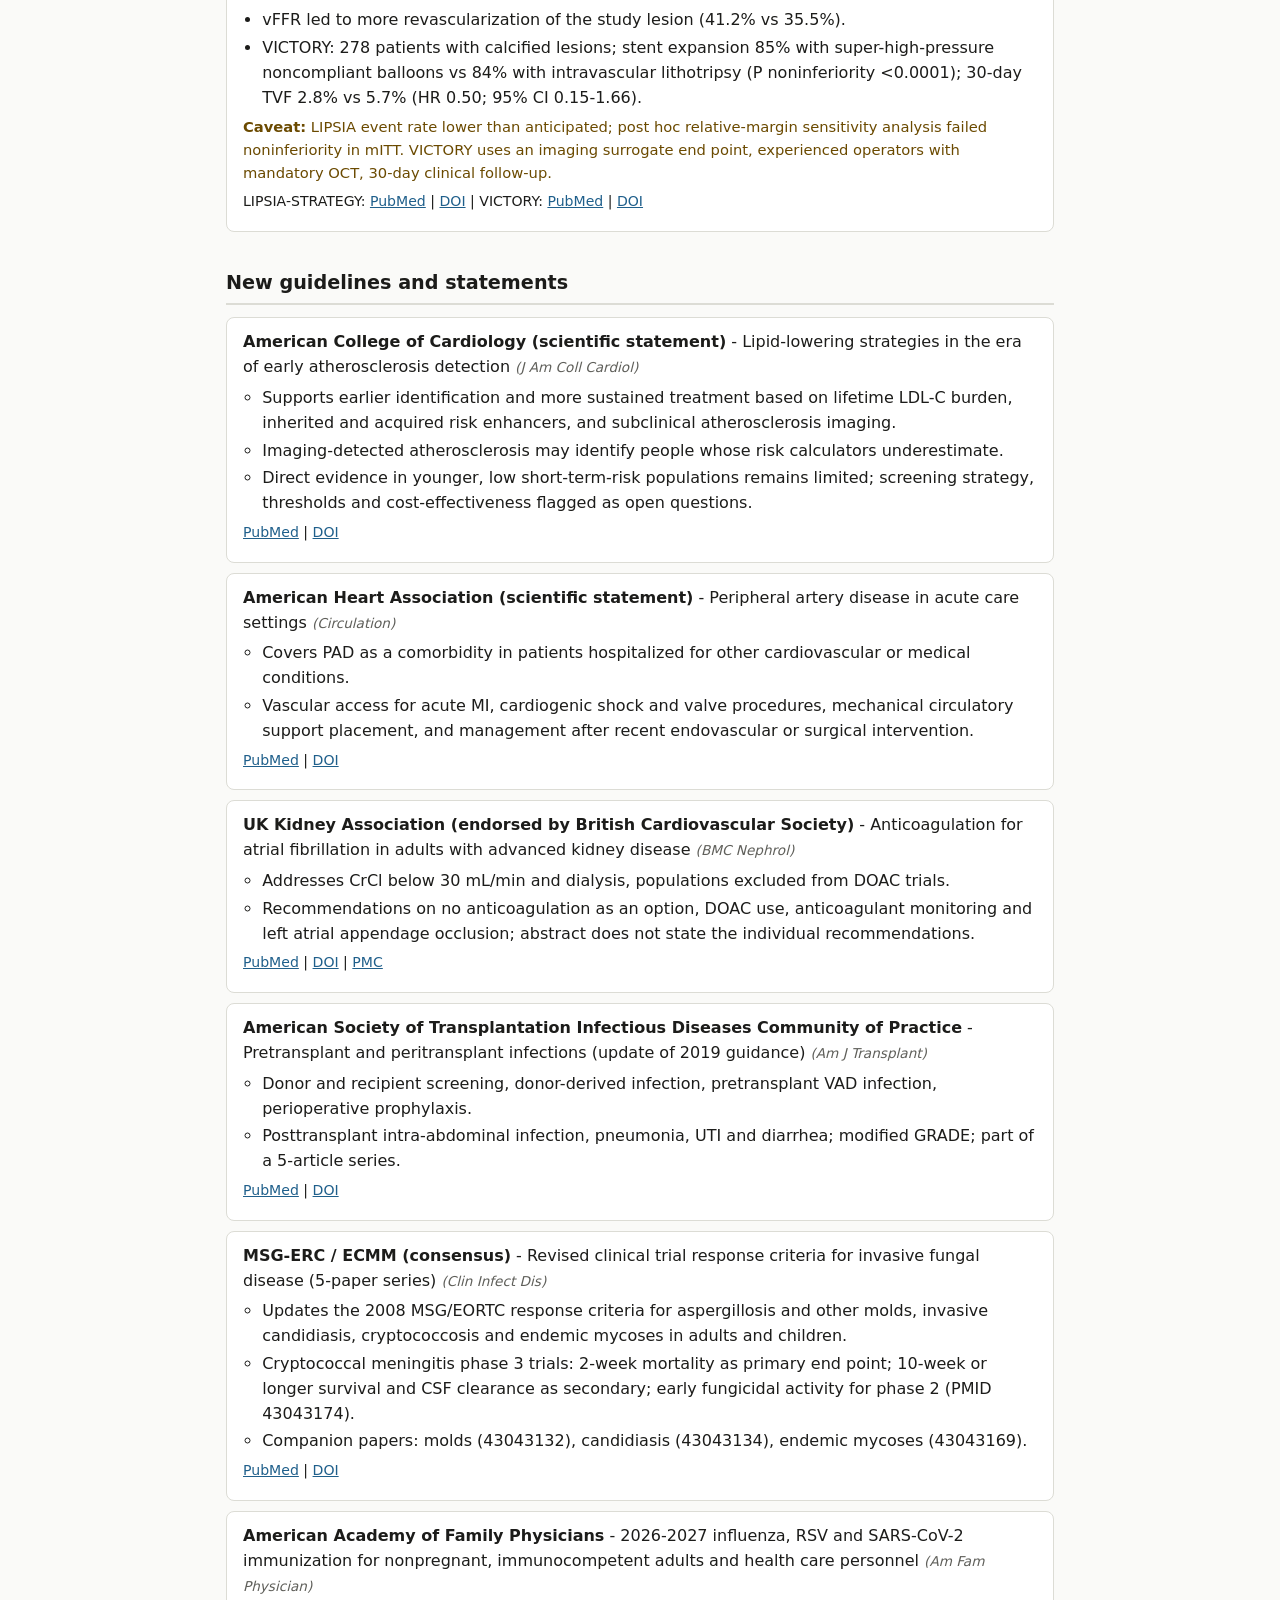
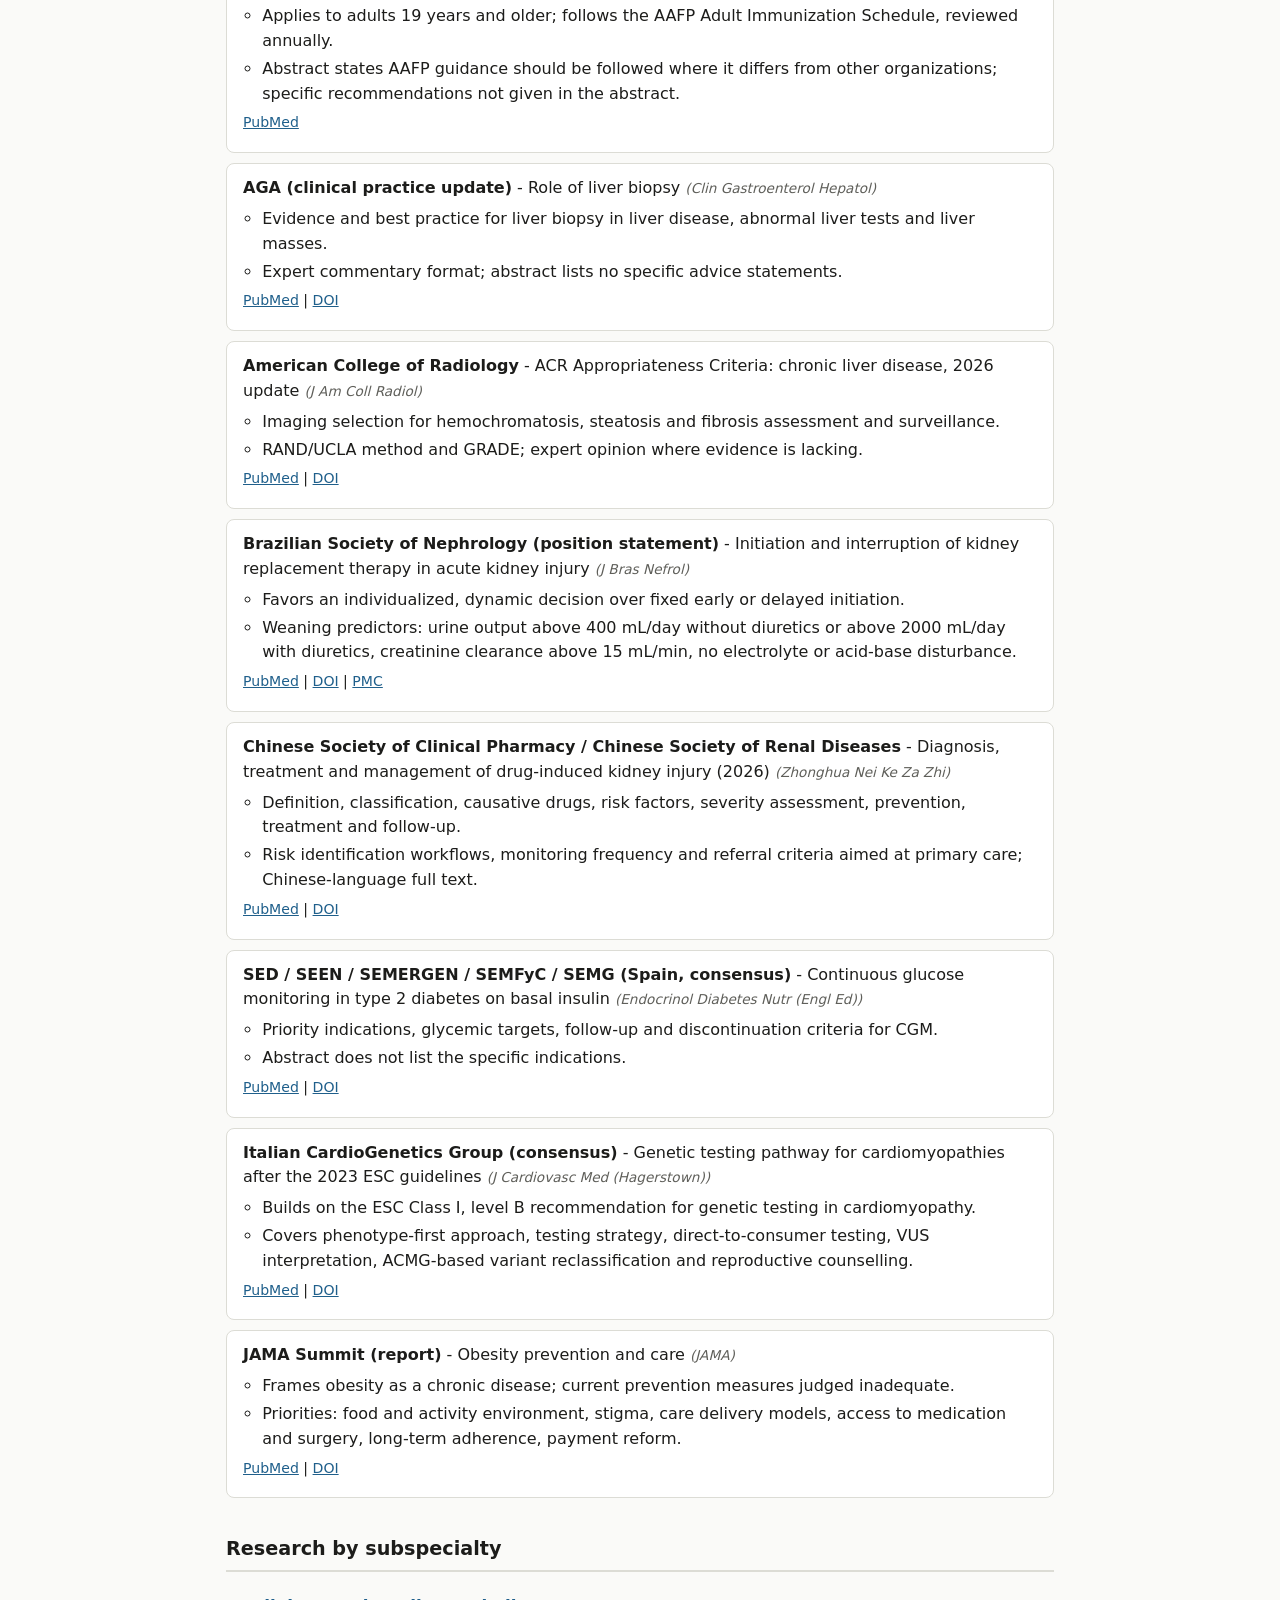
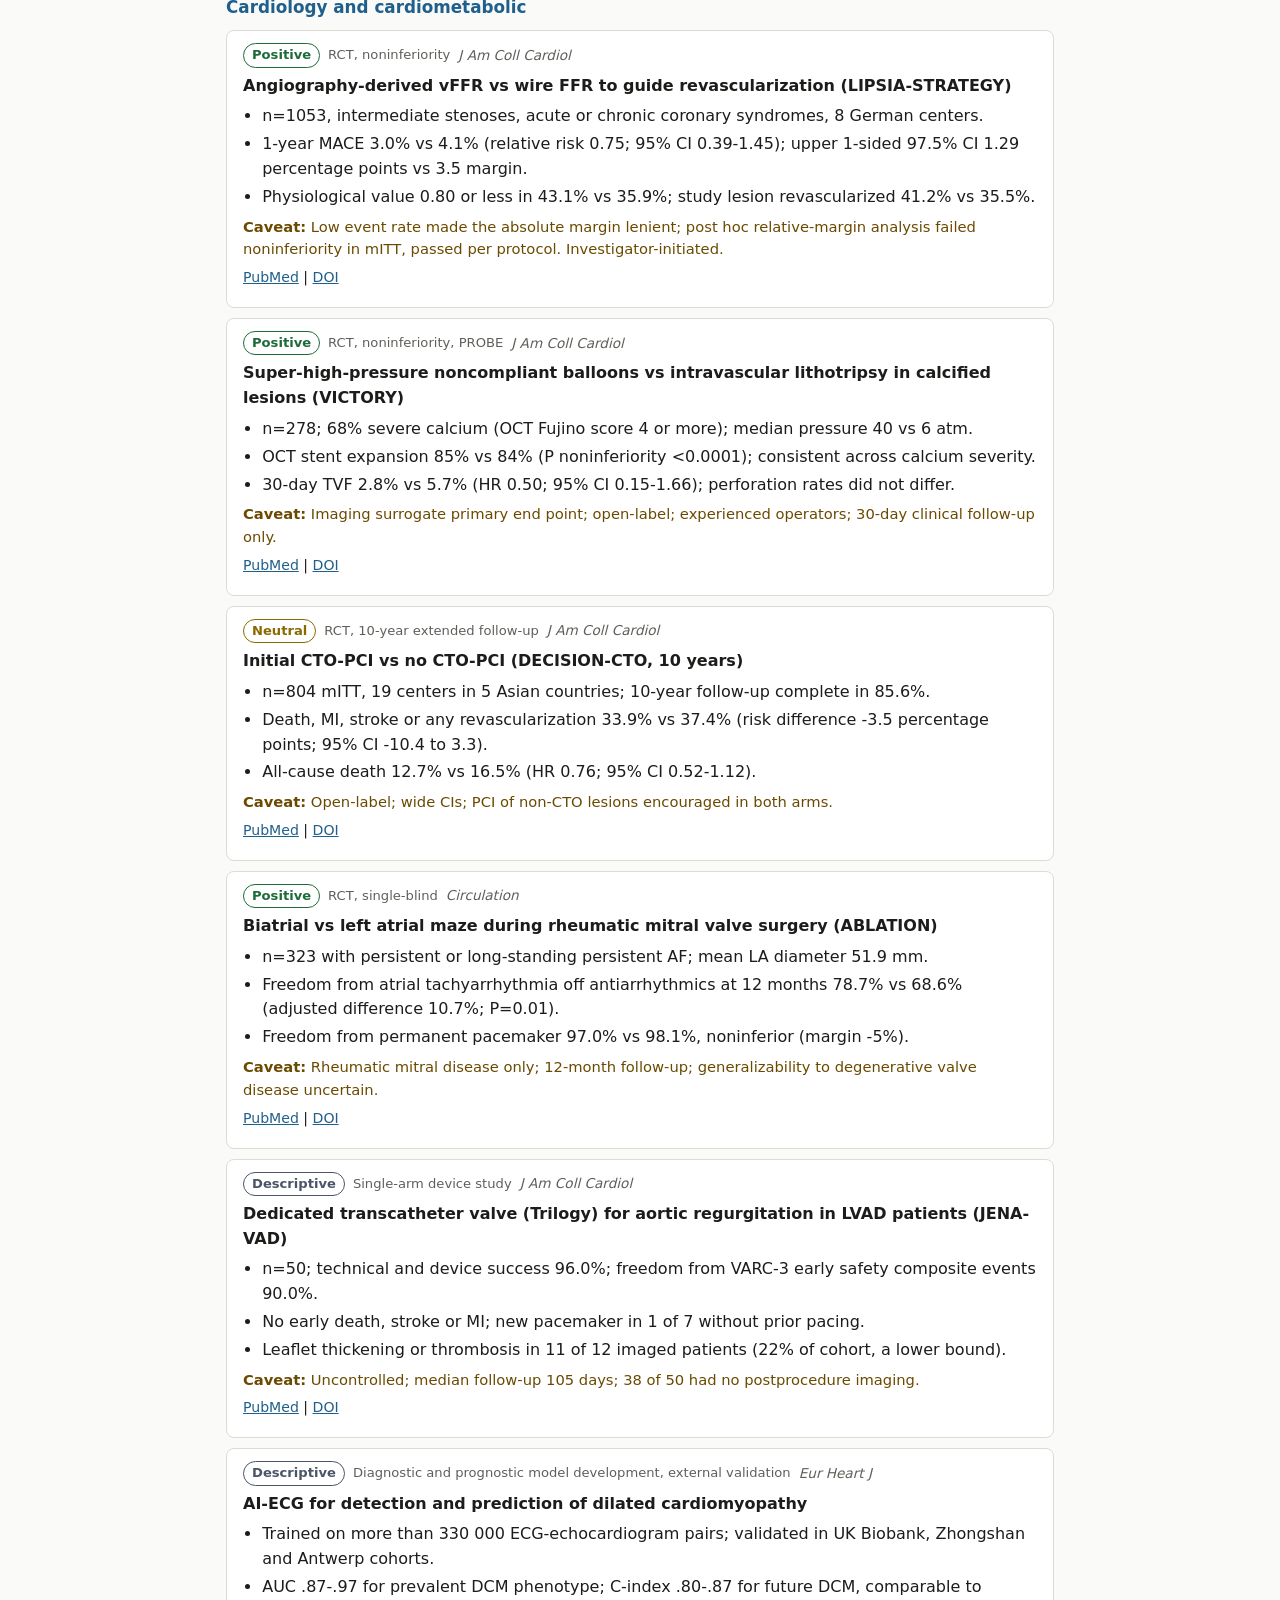
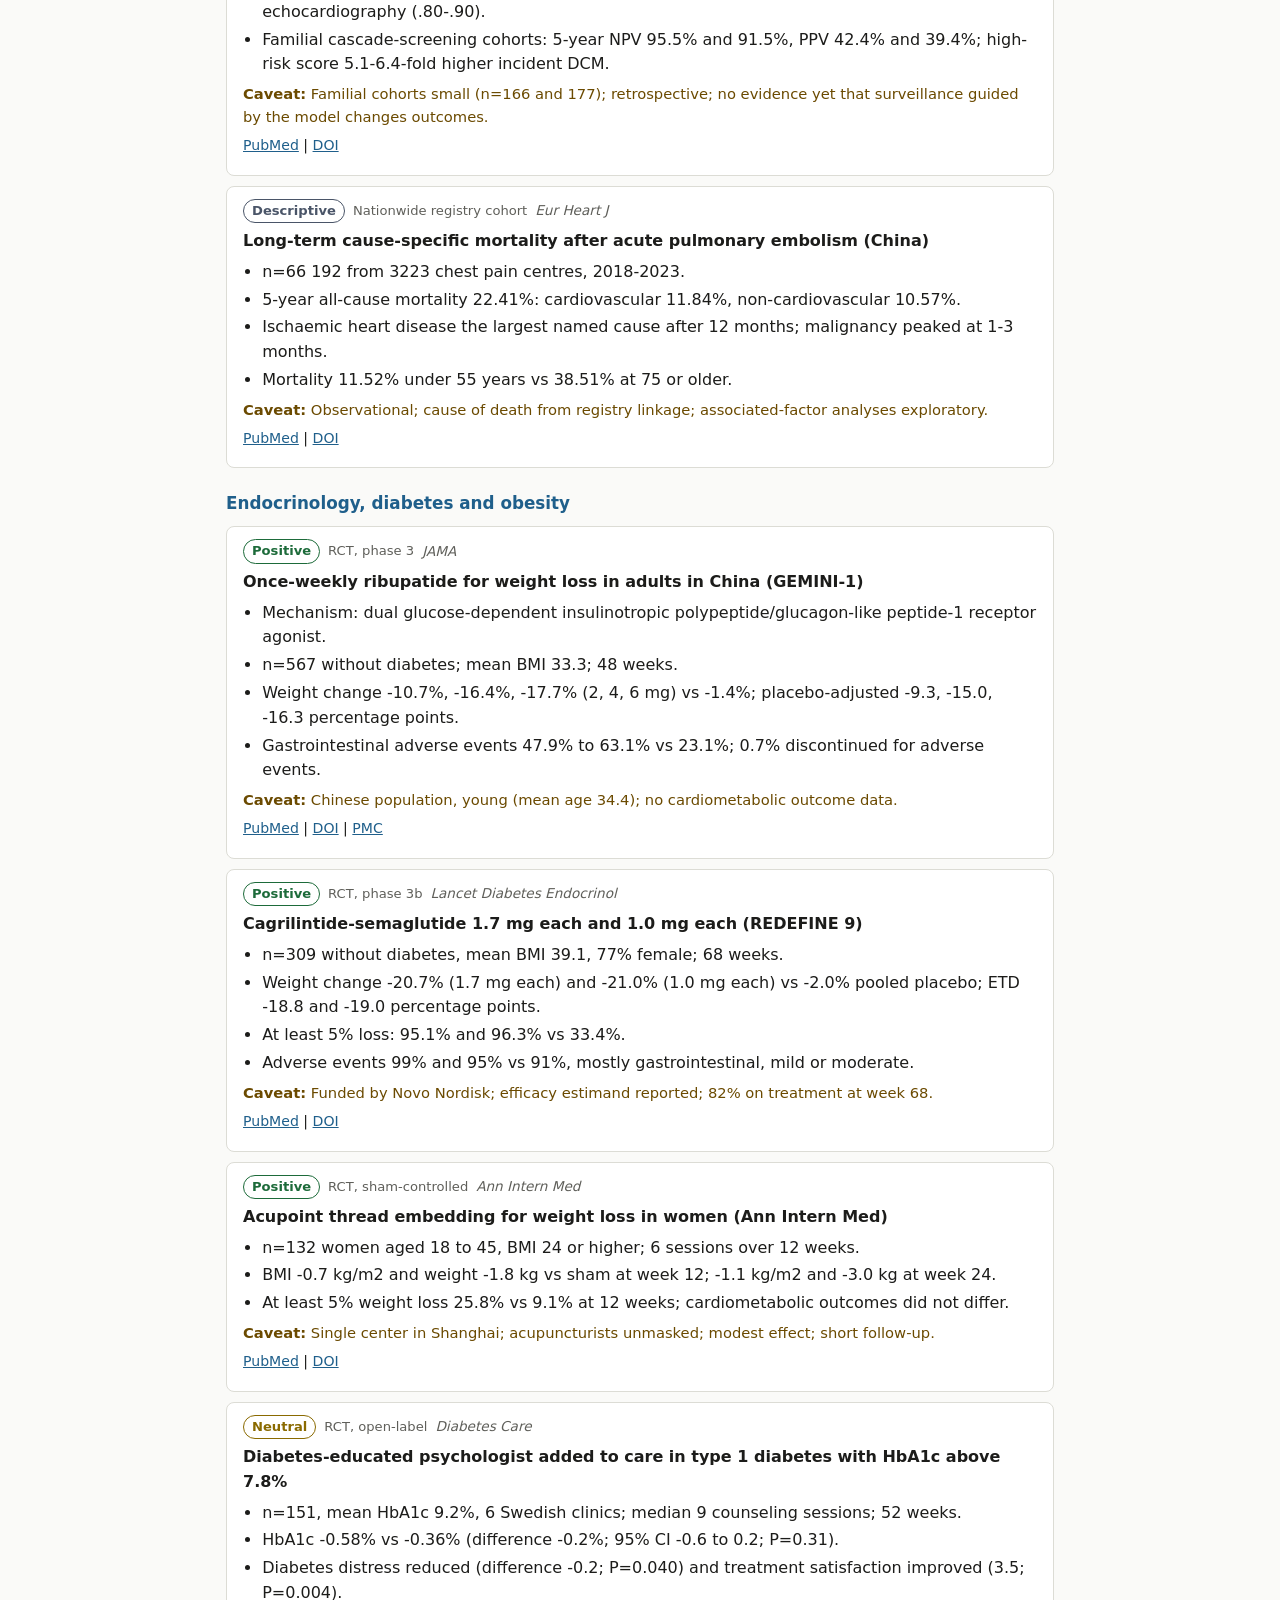
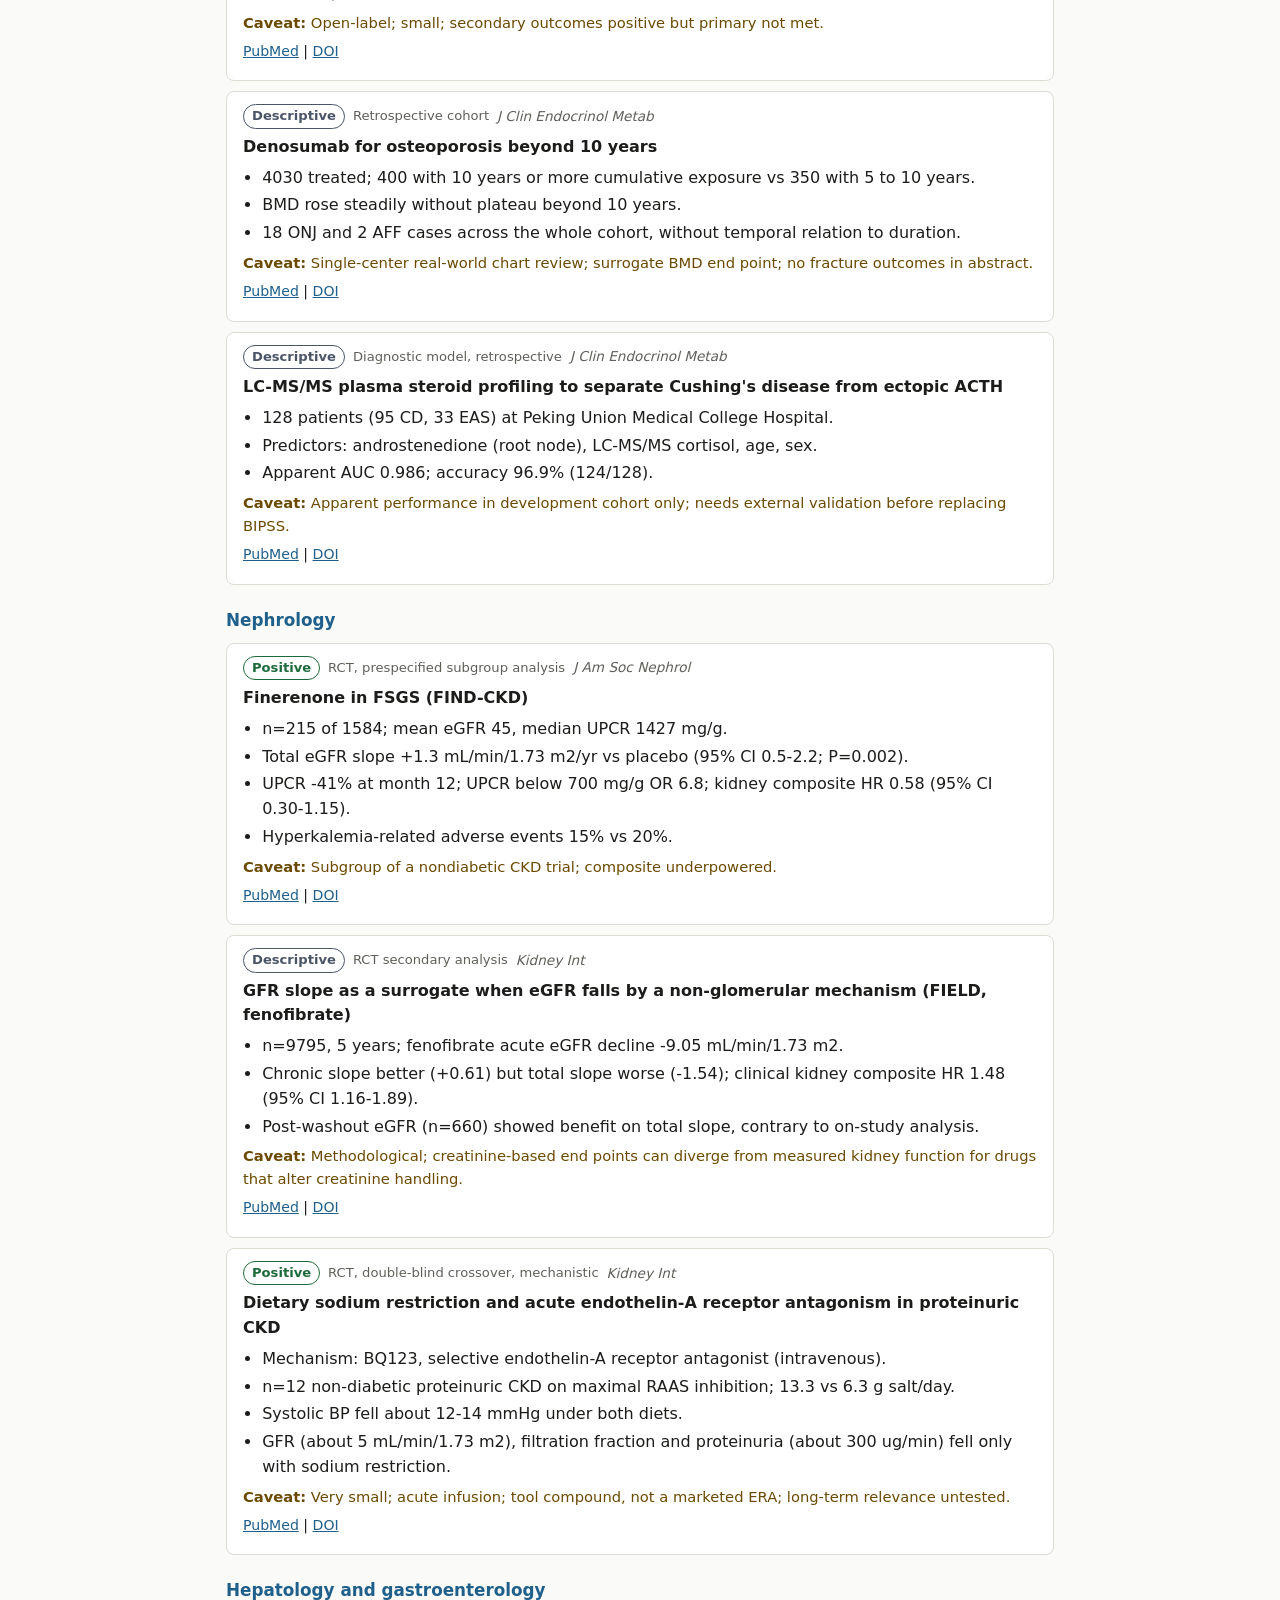
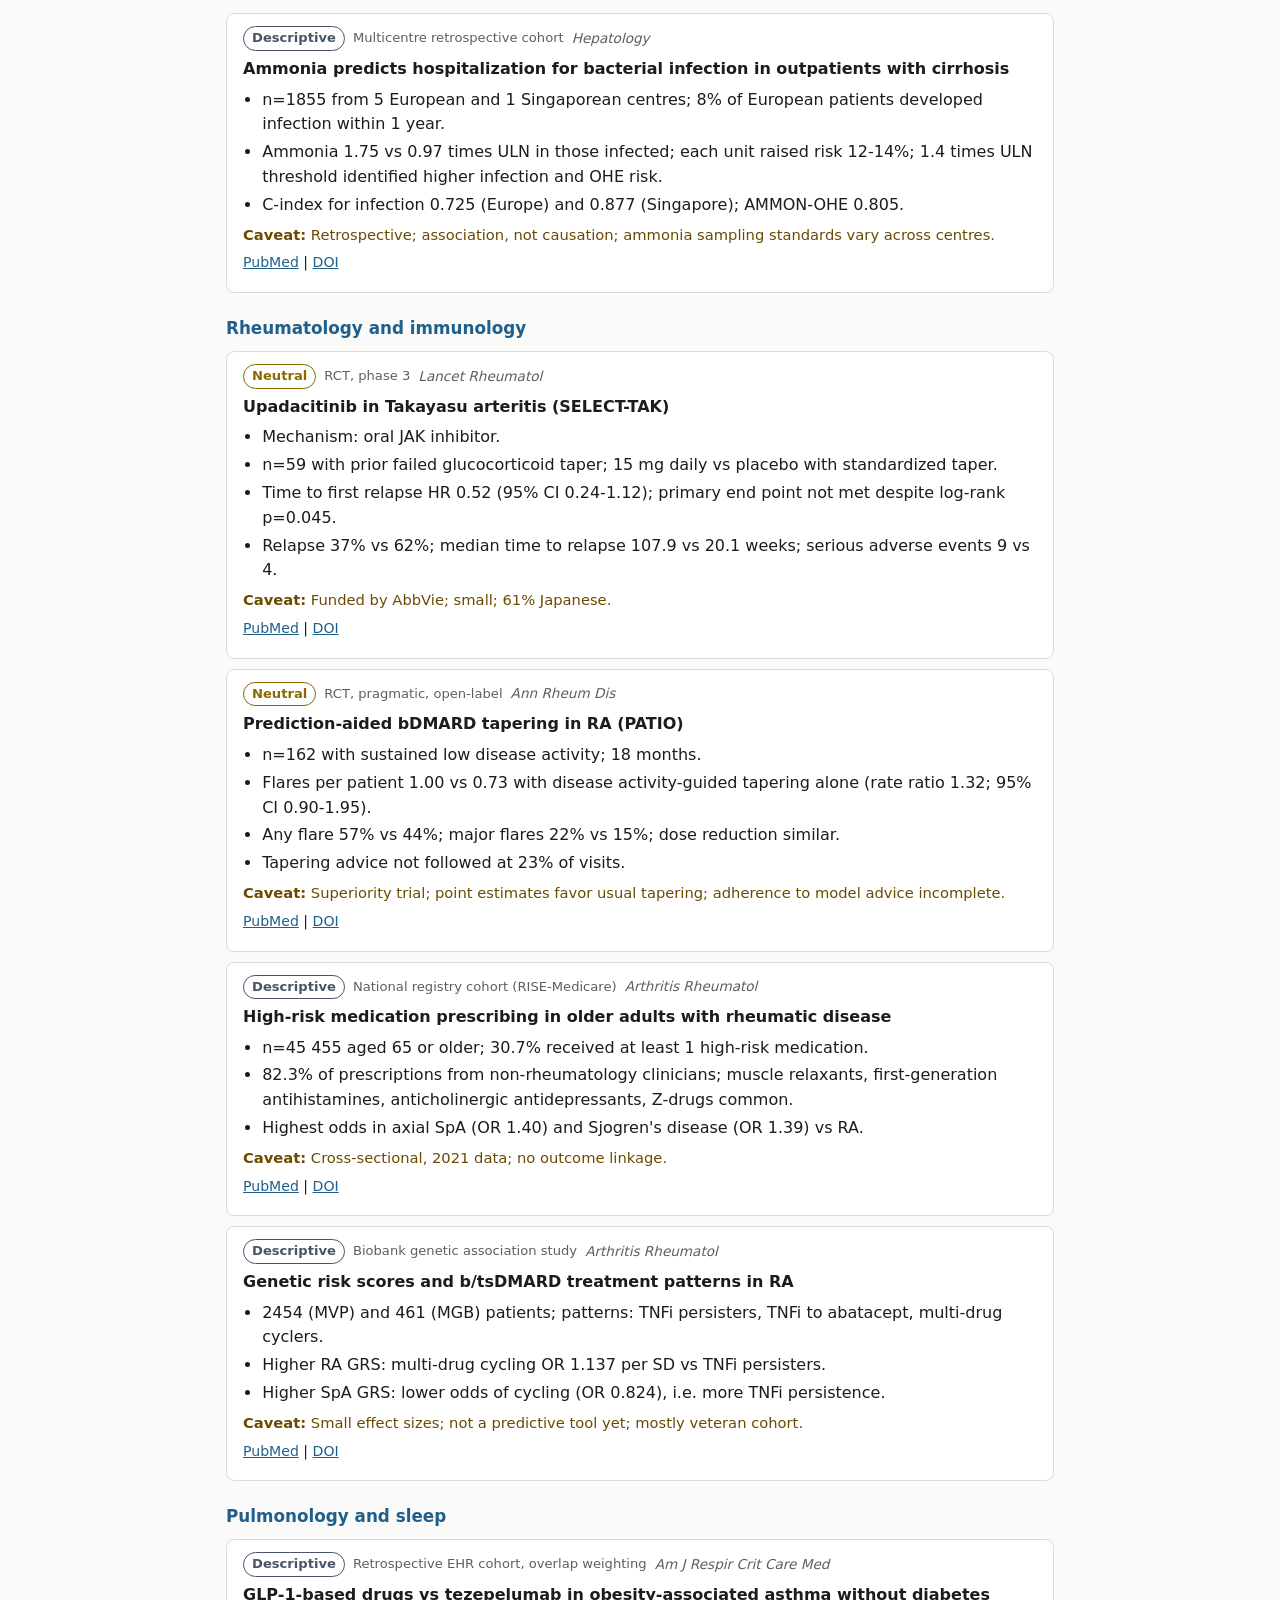
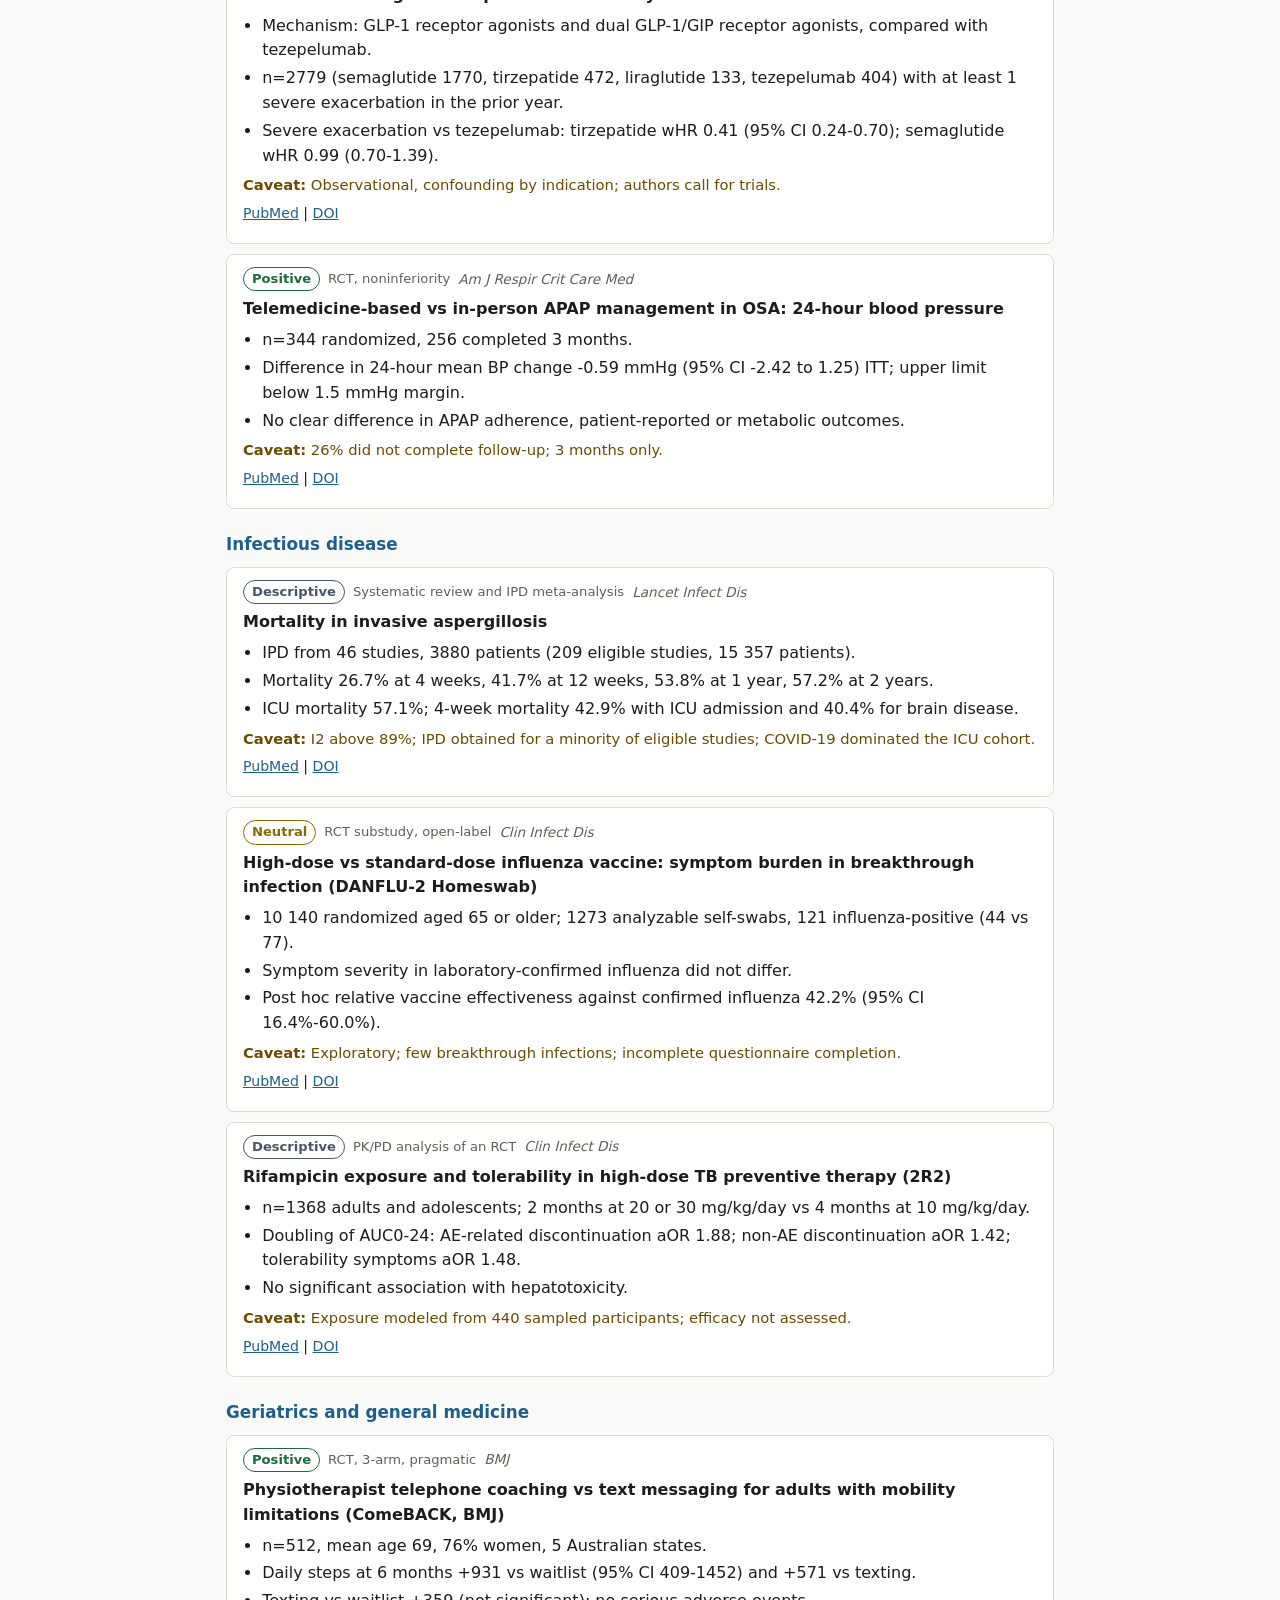
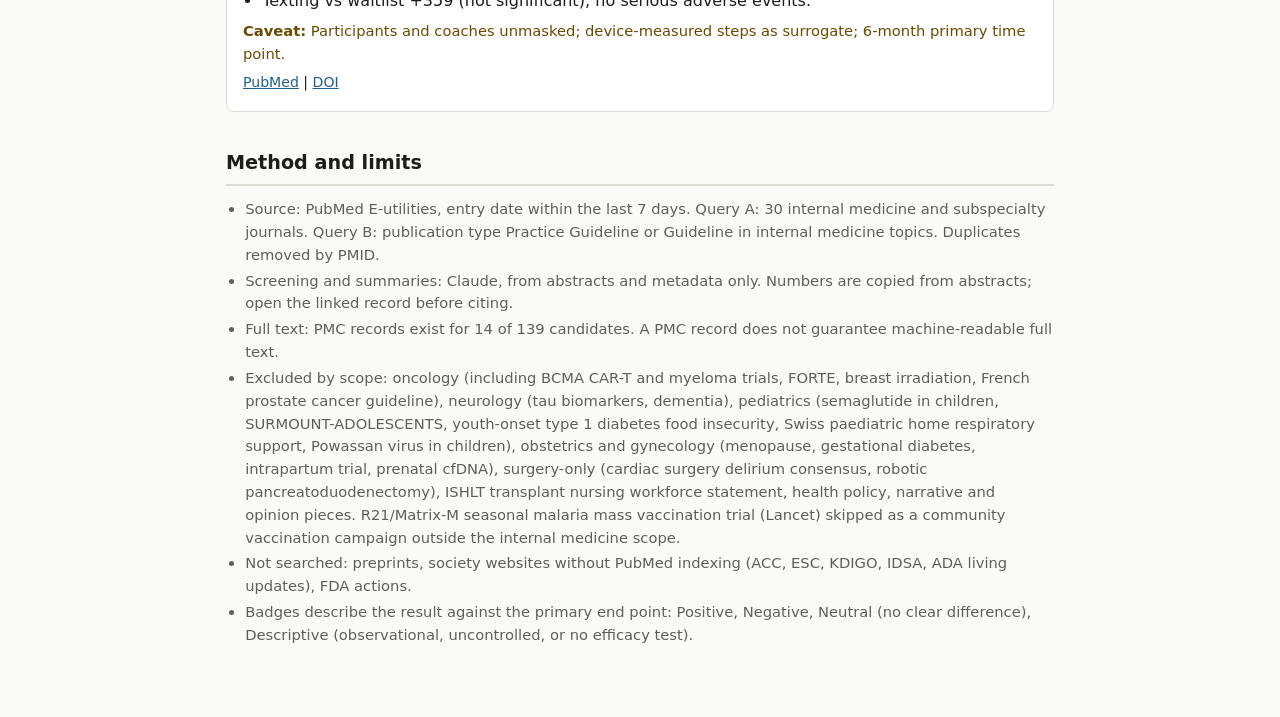
<file: digests/2026-W47.html>
<!doctype html>
<html lang="en">
<head>
<meta charset="utf-8">
<meta name="viewport" content="width=device-width, initial-scale=1">
<title>Internal Medicine Weekly 2026-W47</title>
<link rel="stylesheet" href="../assets/style.css">
</head>
<body>
<main>
<nav><a href="../index.html">All digests</a></nav>
<h1>Internal Medicine Weekly</h1>
<p class="sub">2026-W47 | PubMed entries 2026-11-14 to 2026-11-21 | generated 2026-11-21</p>
<ul class="stats"><li>139 candidates screened</li><li>123 with abstracts</li><li>14 with PMC record</li></ul>
<h2>At a glance</h2>
<ul><li>Obesity pharmacotherapy: ribupatide (GIP/GLP-1 dual agonist) cut weight 10.7% to 17.7% at 48 weeks in GEMINI-1 (JAMA); lower-dose CagriSema 1.7 mg and 1.0 mg each gave about 21% loss at 68 weeks (REDEFINE 9).</li><li>Finerenone in FSGS (FIND-CKD prespecified analysis): total eGFR slope improved by 1.3 mL/min/1.73 m2/yr and UPCR fell 41% vs placebo.</li><li>Coronary PCI: angiography-derived vFFR met noninferiority to wire FFR at 1 year (LIPSIA-STRATEGY); super-high-pressure balloons noninferior to intravascular lithotripsy for stent expansion (VICTORY); DECISION-CTO 10-year data show no difference.</li><li>Neutral or negative: upadacitinib in Takayasu arteritis (SELECT-TAK, primary end point missed), prediction-aided bDMARD tapering in RA (PATIO), diabetes-educated psychologist for HbA1c in type 1 diabetes.</li><li>MSG-ERC and ECMM published five consensus papers revising clinical trial end points for invasive fungal disease; IPD meta-analysis puts 1-year invasive aspergillosis mortality at 53.8%.</li><li>Guidance: ACC scientific statement on earlier lipid lowering, AHA statement on PAD in acute care, UKKA guideline on AF anticoagulation in advanced CKD, AST IDCOP peritransplant infection update.</li></ul>
<h2>Top 3 this week</h2>
<section class="card">
<h3><span class="num">1</span>Incretin-based obesity trials: ribupatide (GEMINI-1, JAMA) and lower-dose CagriSema (REDEFINE 9)</h3>
<ul><li>Mechanism (ribupatide): dual glucose-dependent insulinotropic polypeptide/glucagon-like peptide-1 receptor agonist, once weekly subcutaneous.</li><li>GEMINI-1: 567 adults in China without diabetes; weight change at 48 weeks -10.7%, -16.4%, -17.7% with 2, 4, 6 mg vs -1.4% placebo; placebo-adjusted -9.3, -15.0, -16.3 percentage points.</li><li>REDEFINE 9: 309 adults without diabetes, mean BMI 39.1; weight change at 68 weeks -20.7% (1.7 mg each) and -21.0% (1.0 mg each) vs -2.0% pooled placebo (efficacy estimand).</li><li>At least 5% weight loss: 85.7% to 88.0% with ribupatide 4 to 6 mg vs 16.0%; 95.1% and 96.3% with CagriSema vs 33.4%.</li></ul>
<p class="cav"><strong>Caveat:</strong> REDEFINE 9 funded by Novo Nordisk; GEMINI-1 limited to adults in China with mean age 34.4 years; gastrointestinal adverse events 47.9% to 63.1% with ribupatide vs 23.1%; no outcome data.</p>
<p class="lk">GEMINI-1: <a href="https://pubmed.ncbi.nlm.nih.gov/43035098/">PubMed</a> | <a href="https://doi.org/10.1001/jama.2026.24796">DOI</a> | <a href="https://pmc.ncbi.nlm.nih.gov/articles/PMC13771822/">PMC</a> | REDEFINE 9: <a href="https://pubmed.ncbi.nlm.nih.gov/43033821/">PubMed</a> | <a href="https://doi.org/10.1016/S2213-8587(26)00275-5">DOI</a></p>
</section><section class="card">
<h3><span class="num">2</span>Finerenone in focal segmental glomerulosclerosis (FIND-CKD prespecified analysis, JASN)</h3>
<ul><li>215 participants with FSGS (half primary, half secondary), mean eGFR 45, median UPCR 1427 mg/g, on stable RAS inhibition.</li><li>Total eGFR slope improved by 1.3 mL/min/1.73 m2/yr vs placebo (95% CI 0.5-2.2); consistent in biopsy-proven FSGS (1.4) and in primary vs secondary disease.</li><li>UPCR down 41% at month 12; kidney composite HR 0.58 (95% CI 0.30-1.15).</li><li>Hyperkalemia-related adverse events 15% vs 20%.</li></ul>
<p class="cav"><strong>Caveat:</strong> Subgroup of a larger nondiabetic CKD trial; composite end point not significant; proteomics analysis post hoc.</p>
<p class="lk">J Am Soc Nephrol: <a href="https://pubmed.ncbi.nlm.nih.gov/43034991/">PubMed</a> | <a href="https://doi.org/10.1681/ASN.0000001333">DOI</a></p>
</section><section class="card">
<h3><span class="num">3</span>Coronary physiology and lesion preparation: LIPSIA-STRATEGY and VICTORY (JACC)</h3>
<ul><li>LIPSIA-STRATEGY: 1053 patients with intermediate stenoses; 1-year MACE 3.0% with angiography-derived vFFR vs 4.1% with wire FFR (risk difference -1.01 percentage points; P for noninferiority &lt;0.001).</li><li>vFFR led to more revascularization of the study lesion (41.2% vs 35.5%).</li><li>VICTORY: 278 patients with calcified lesions; stent expansion 85% with super-high-pressure noncompliant balloons vs 84% with intravascular lithotripsy (P noninferiority &lt;0.0001); 30-day TVF 2.8% vs 5.7% (HR 0.50; 95% CI 0.15-1.66).</li></ul>
<p class="cav"><strong>Caveat:</strong> LIPSIA event rate lower than anticipated; post hoc relative-margin sensitivity analysis failed noninferiority in mITT. VICTORY uses an imaging surrogate end point, experienced operators with mandatory OCT, 30-day clinical follow-up.</p>
<p class="lk">LIPSIA-STRATEGY: <a href="https://pubmed.ncbi.nlm.nih.gov/43033171/">PubMed</a> | <a href="https://doi.org/10.1016/j.jacc.2026.10.064">DOI</a> | VICTORY: <a href="https://pubmed.ncbi.nlm.nih.gov/43049118/">PubMed</a> | <a href="https://doi.org/10.1016/j.jacc.2026.09.016">DOI</a></p>
</section>
<h2>New guidelines and statements</h2>
<ul class="plain"><li class="card"><strong>American College of Cardiology (scientific statement)</strong> - Lipid-lowering strategies in the era of early atherosclerosis detection <span class="jr">(J Am Coll Cardiol)</span>
<ul><li>Supports earlier identification and more sustained treatment based on lifetime LDL-C burden, inherited and acquired risk enhancers, and subclinical atherosclerosis imaging.</li><li>Imaging-detected atherosclerosis may identify people whose risk calculators underestimate.</li><li>Direct evidence in younger, low short-term-risk populations remains limited; screening strategy, thresholds and cost-effectiveness flagged as open questions.</li></ul>
<p class="lk"><a href="https://pubmed.ncbi.nlm.nih.gov/43062386/">PubMed</a> | <a href="https://doi.org/10.1016/j.jacc.2026.10.067">DOI</a></p></li><li class="card"><strong>American Heart Association (scientific statement)</strong> - Peripheral artery disease in acute care settings <span class="jr">(Circulation)</span>
<ul><li>Covers PAD as a comorbidity in patients hospitalized for other cardiovascular or medical conditions.</li><li>Vascular access for acute MI, cardiogenic shock and valve procedures, mechanical circulatory support placement, and management after recent endovascular or surgical intervention.</li></ul>
<p class="lk"><a href="https://pubmed.ncbi.nlm.nih.gov/43036895/">PubMed</a> | <a href="https://doi.org/10.1161/CIR.0000000000001479">DOI</a></p></li><li class="card"><strong>UK Kidney Association (endorsed by British Cardiovascular Society)</strong> - Anticoagulation for atrial fibrillation in adults with advanced kidney disease <span class="jr">(BMC Nephrol)</span>
<ul><li>Addresses CrCl below 30 mL/min and dialysis, populations excluded from DOAC trials.</li><li>Recommendations on no anticoagulation as an option, DOAC use, anticoagulant monitoring and left atrial appendage occlusion; abstract does not state the individual recommendations.</li></ul>
<p class="lk"><a href="https://pubmed.ncbi.nlm.nih.gov/43035656/">PubMed</a> | <a href="https://doi.org/10.1186/s12882-026-05270-9">DOI</a> | <a href="https://pmc.ncbi.nlm.nih.gov/articles/PMC13772389/">PMC</a></p></li><li class="card"><strong>American Society of Transplantation Infectious Diseases Community of Practice</strong> - Pretransplant and peritransplant infections (update of 2019 guidance) <span class="jr">(Am J Transplant)</span>
<ul><li>Donor and recipient screening, donor-derived infection, pretransplant VAD infection, perioperative prophylaxis.</li><li>Posttransplant intra-abdominal infection, pneumonia, UTI and diarrhea; modified GRADE; part of a 5-article series.</li></ul>
<p class="lk"><a href="https://pubmed.ncbi.nlm.nih.gov/43064309/">PubMed</a> | <a href="https://doi.org/10.1016/j.ajt.2026.10.019">DOI</a></p></li><li class="card"><strong>MSG-ERC / ECMM (consensus)</strong> - Revised clinical trial response criteria for invasive fungal disease (5-paper series) <span class="jr">(Clin Infect Dis)</span>
<ul><li>Updates the 2008 MSG/EORTC response criteria for aspergillosis and other molds, invasive candidiasis, cryptococcosis and endemic mycoses in adults and children.</li><li>Cryptococcal meningitis phase 3 trials: 2-week mortality as primary end point; 10-week or longer survival and CSF clearance as secondary; early fungicidal activity for phase 2 (PMID 43043174).</li><li>Companion papers: molds (43043132), candidiasis (43043134), endemic mycoses (43043169).</li></ul>
<p class="lk"><a href="https://pubmed.ncbi.nlm.nih.gov/43043133/">PubMed</a> | <a href="https://doi.org/10.1093/cid/ciag579">DOI</a></p></li><li class="card"><strong>American Academy of Family Physicians</strong> - 2026-2027 influenza, RSV and SARS-CoV-2 immunization for nonpregnant, immunocompetent adults and health care personnel <span class="jr">(Am Fam Physician)</span>
<ul><li>Applies to adults 19 years and older; follows the AAFP Adult Immunization Schedule, reviewed annually.</li><li>Abstract states AAFP guidance should be followed where it differs from other organizations; specific recommendations not given in the abstract.</li></ul>
<p class="lk"><a href="https://pubmed.ncbi.nlm.nih.gov/43062879/">PubMed</a></p></li><li class="card"><strong>AGA (clinical practice update)</strong> - Role of liver biopsy <span class="jr">(Clin Gastroenterol Hepatol)</span>
<ul><li>Evidence and best practice for liver biopsy in liver disease, abnormal liver tests and liver masses.</li><li>Expert commentary format; abstract lists no specific advice statements.</li></ul>
<p class="lk"><a href="https://pubmed.ncbi.nlm.nih.gov/43062379/">PubMed</a> | <a href="https://doi.org/10.1016/j.cgh.2026.09.015">DOI</a></p></li><li class="card"><strong>American College of Radiology</strong> - ACR Appropriateness Criteria: chronic liver disease, 2026 update <span class="jr">(J Am Coll Radiol)</span>
<ul><li>Imaging selection for hemochromatosis, steatosis and fibrosis assessment and surveillance.</li><li>RAND/UCLA method and GRADE; expert opinion where evidence is lacking.</li></ul>
<p class="lk"><a href="https://pubmed.ncbi.nlm.nih.gov/43055695/">PubMed</a> | <a href="https://doi.org/10.1016/j.jacr.2026.10.007">DOI</a></p></li><li class="card"><strong>Brazilian Society of Nephrology (position statement)</strong> - Initiation and interruption of kidney replacement therapy in acute kidney injury <span class="jr">(J Bras Nefrol)</span>
<ul><li>Favors an individualized, dynamic decision over fixed early or delayed initiation.</li><li>Weaning predictors: urine output above 400 mL/day without diuretics or above 2000 mL/day with diuretics, creatinine clearance above 15 mL/min, no electrolyte or acid-base disturbance.</li></ul>
<p class="lk"><a href="https://pubmed.ncbi.nlm.nih.gov/43050617/">PubMed</a> | <a href="https://doi.org/10.1590/2175-8239-JBN-2026-0026en">DOI</a> | <a href="https://pmc.ncbi.nlm.nih.gov/articles/PMC13781498/">PMC</a></p></li><li class="card"><strong>Chinese Society of Clinical Pharmacy / Chinese Society of Renal Diseases</strong> - Diagnosis, treatment and management of drug-induced kidney injury (2026) <span class="jr">(Zhonghua Nei Ke Za Zhi)</span>
<ul><li>Definition, classification, causative drugs, risk factors, severity assessment, prevention, treatment and follow-up.</li><li>Risk identification workflows, monitoring frequency and referral criteria aimed at primary care; Chinese-language full text.</li></ul>
<p class="lk"><a href="https://pubmed.ncbi.nlm.nih.gov/43035264/">PubMed</a> | <a href="https://doi.org/10.3760/cma.j.cn112138-20260602-00336">DOI</a></p></li><li class="card"><strong>SED / SEEN / SEMERGEN / SEMFyC / SEMG (Spain, consensus)</strong> - Continuous glucose monitoring in type 2 diabetes on basal insulin <span class="jr">(Endocrinol Diabetes Nutr (Engl Ed))</span>
<ul><li>Priority indications, glycemic targets, follow-up and discontinuation criteria for CGM.</li><li>Abstract does not list the specific indications.</li></ul>
<p class="lk"><a href="https://pubmed.ncbi.nlm.nih.gov/43064604/">PubMed</a> | <a href="https://doi.org/10.1016/j.endien.2026.501829">DOI</a></p></li><li class="card"><strong>Italian CardioGenetics Group (consensus)</strong> - Genetic testing pathway for cardiomyopathies after the 2023 ESC guidelines <span class="jr">(J Cardiovasc Med (Hagerstown))</span>
<ul><li>Builds on the ESC Class I, level B recommendation for genetic testing in cardiomyopathy.</li><li>Covers phenotype-first approach, testing strategy, direct-to-consumer testing, VUS interpretation, ACMG-based variant reclassification and reproductive counselling.</li></ul>
<p class="lk"><a href="https://pubmed.ncbi.nlm.nih.gov/43056209/">PubMed</a> | <a href="https://doi.org/10.2459/JCM.0000000000001957">DOI</a></p></li><li class="card"><strong>JAMA Summit (report)</strong> - Obesity prevention and care <span class="jr">(JAMA)</span>
<ul><li>Frames obesity as a chronic disease; current prevention measures judged inadequate.</li><li>Priorities: food and activity environment, stigma, care delivery models, access to medication and surgery, long-term adherence, payment reform.</li></ul>
<p class="lk"><a href="https://pubmed.ncbi.nlm.nih.gov/43042892/">PubMed</a> | <a href="https://doi.org/10.1001/jama.2026.19759">DOI</a></p></li></ul>
<h2>Research by subspecialty</h2>
<h3>Cardiology and cardiometabolic</h3><section class="card">
<div class="meta"><span class="badge pos">Positive</span><span>RCT, noninferiority</span><span class="jr">J Am Coll Cardiol</span></div>
<h4>Angiography-derived vFFR vs wire FFR to guide revascularization (LIPSIA-STRATEGY)</h4>
<ul><li>n=1053, intermediate stenoses, acute or chronic coronary syndromes, 8 German centers.</li><li>1-year MACE 3.0% vs 4.1% (relative risk 0.75; 95% CI 0.39-1.45); upper 1-sided 97.5% CI 1.29 percentage points vs 3.5 margin.</li><li>Physiological value 0.80 or less in 43.1% vs 35.9%; study lesion revascularized 41.2% vs 35.5%.</li></ul>
<p class="cav"><strong>Caveat:</strong> Low event rate made the absolute margin lenient; post hoc relative-margin analysis failed noninferiority in mITT, passed per protocol. Investigator-initiated.</p>
<p class="lk"><a href="https://pubmed.ncbi.nlm.nih.gov/43033171/">PubMed</a> | <a href="https://doi.org/10.1016/j.jacc.2026.10.064">DOI</a></p>
</section><section class="card">
<div class="meta"><span class="badge pos">Positive</span><span>RCT, noninferiority, PROBE</span><span class="jr">J Am Coll Cardiol</span></div>
<h4>Super-high-pressure noncompliant balloons vs intravascular lithotripsy in calcified lesions (VICTORY)</h4>
<ul><li>n=278; 68% severe calcium (OCT Fujino score 4 or more); median pressure 40 vs 6 atm.</li><li>OCT stent expansion 85% vs 84% (P noninferiority &lt;0.0001); consistent across calcium severity.</li><li>30-day TVF 2.8% vs 5.7% (HR 0.50; 95% CI 0.15-1.66); perforation rates did not differ.</li></ul>
<p class="cav"><strong>Caveat:</strong> Imaging surrogate primary end point; open-label; experienced operators; 30-day clinical follow-up only.</p>
<p class="lk"><a href="https://pubmed.ncbi.nlm.nih.gov/43049118/">PubMed</a> | <a href="https://doi.org/10.1016/j.jacc.2026.09.016">DOI</a></p>
</section><section class="card">
<div class="meta"><span class="badge neu">Neutral</span><span>RCT, 10-year extended follow-up</span><span class="jr">J Am Coll Cardiol</span></div>
<h4>Initial CTO-PCI vs no CTO-PCI (DECISION-CTO, 10 years)</h4>
<ul><li>n=804 mITT, 19 centers in 5 Asian countries; 10-year follow-up complete in 85.6%.</li><li>Death, MI, stroke or any revascularization 33.9% vs 37.4% (risk difference -3.5 percentage points; 95% CI -10.4 to 3.3).</li><li>All-cause death 12.7% vs 16.5% (HR 0.76; 95% CI 0.52-1.12).</li></ul>
<p class="cav"><strong>Caveat:</strong> Open-label; wide CIs; PCI of non-CTO lesions encouraged in both arms.</p>
<p class="lk"><a href="https://pubmed.ncbi.nlm.nih.gov/43037535/">PubMed</a> | <a href="https://doi.org/10.1016/j.jacc.2026.10.068">DOI</a></p>
</section><section class="card">
<div class="meta"><span class="badge pos">Positive</span><span>RCT, single-blind</span><span class="jr">Circulation</span></div>
<h4>Biatrial vs left atrial maze during rheumatic mitral valve surgery (ABLATION)</h4>
<ul><li>n=323 with persistent or long-standing persistent AF; mean LA diameter 51.9 mm.</li><li>Freedom from atrial tachyarrhythmia off antiarrhythmics at 12 months 78.7% vs 68.6% (adjusted difference 10.7%; P=0.01).</li><li>Freedom from permanent pacemaker 97.0% vs 98.1%, noninferior (margin -5%).</li></ul>
<p class="cav"><strong>Caveat:</strong> Rheumatic mitral disease only; 12-month follow-up; generalizability to degenerative valve disease uncertain.</p>
<p class="lk"><a href="https://pubmed.ncbi.nlm.nih.gov/43038430/">PubMed</a> | <a href="https://doi.org/10.1161/CIRCULATIONAHA.126.083005">DOI</a></p>
</section><section class="card">
<div class="meta"><span class="badge desc">Descriptive</span><span>Single-arm device study</span><span class="jr">J Am Coll Cardiol</span></div>
<h4>Dedicated transcatheter valve (Trilogy) for aortic regurgitation in LVAD patients (JENA-VAD)</h4>
<ul><li>n=50; technical and device success 96.0%; freedom from VARC-3 early safety composite events 90.0%.</li><li>No early death, stroke or MI; new pacemaker in 1 of 7 without prior pacing.</li><li>Leaflet thickening or thrombosis in 11 of 12 imaged patients (22% of cohort, a lower bound).</li></ul>
<p class="cav"><strong>Caveat:</strong> Uncontrolled; median follow-up 105 days; 38 of 50 had no postprocedure imaging.</p>
<p class="lk"><a href="https://pubmed.ncbi.nlm.nih.gov/43043327/">PubMed</a> | <a href="https://doi.org/10.1016/j.jacc.2026.10.059">DOI</a></p>
</section><section class="card">
<div class="meta"><span class="badge desc">Descriptive</span><span>Diagnostic and prognostic model development, external validation</span><span class="jr">Eur Heart J</span></div>
<h4>AI-ECG for detection and prediction of dilated cardiomyopathy</h4>
<ul><li>Trained on more than 330 000 ECG-echocardiogram pairs; validated in UK Biobank, Zhongshan and Antwerp cohorts.</li><li>AUC .87-.97 for prevalent DCM phenotype; C-index .80-.87 for future DCM, comparable to echocardiography (.80-.90).</li><li>Familial cascade-screening cohorts: 5-year NPV 95.5% and 91.5%, PPV 42.4% and 39.4%; high-risk score 5.1-6.4-fold higher incident DCM.</li></ul>
<p class="cav"><strong>Caveat:</strong> Familial cohorts small (n=166 and 177); retrospective; no evidence yet that surveillance guided by the model changes outcomes.</p>
<p class="lk"><a href="https://pubmed.ncbi.nlm.nih.gov/43031488/">PubMed</a> | <a href="https://doi.org/10.1093/eurheartj/ehag917">DOI</a></p>
</section><section class="card">
<div class="meta"><span class="badge desc">Descriptive</span><span>Nationwide registry cohort</span><span class="jr">Eur Heart J</span></div>
<h4>Long-term cause-specific mortality after acute pulmonary embolism (China)</h4>
<ul><li>n=66 192 from 3223 chest pain centres, 2018-2023.</li><li>5-year all-cause mortality 22.41%: cardiovascular 11.84%, non-cardiovascular 10.57%.</li><li>Ischaemic heart disease the largest named cause after 12 months; malignancy peaked at 1-3 months.</li><li>Mortality 11.52% under 55 years vs 38.51% at 75 or older.</li></ul>
<p class="cav"><strong>Caveat:</strong> Observational; cause of death from registry linkage; associated-factor analyses exploratory.</p>
<p class="lk"><a href="https://pubmed.ncbi.nlm.nih.gov/43063007/">PubMed</a> | <a href="https://doi.org/10.1093/eurheartj/ehag966">DOI</a></p>
</section><h3>Endocrinology, diabetes and obesity</h3><section class="card">
<div class="meta"><span class="badge pos">Positive</span><span>RCT, phase 3</span><span class="jr">JAMA</span></div>
<h4>Once-weekly ribupatide for weight loss in adults in China (GEMINI-1)</h4>
<ul><li>Mechanism: dual glucose-dependent insulinotropic polypeptide/glucagon-like peptide-1 receptor agonist.</li><li>n=567 without diabetes; mean BMI 33.3; 48 weeks.</li><li>Weight change -10.7%, -16.4%, -17.7% (2, 4, 6 mg) vs -1.4%; placebo-adjusted -9.3, -15.0, -16.3 percentage points.</li><li>Gastrointestinal adverse events 47.9% to 63.1% vs 23.1%; 0.7% discontinued for adverse events.</li></ul>
<p class="cav"><strong>Caveat:</strong> Chinese population, young (mean age 34.4); no cardiometabolic outcome data.</p>
<p class="lk"><a href="https://pubmed.ncbi.nlm.nih.gov/43035098/">PubMed</a> | <a href="https://doi.org/10.1001/jama.2026.24796">DOI</a> | <a href="https://pmc.ncbi.nlm.nih.gov/articles/PMC13771822/">PMC</a></p>
</section><section class="card">
<div class="meta"><span class="badge pos">Positive</span><span>RCT, phase 3b</span><span class="jr">Lancet Diabetes Endocrinol</span></div>
<h4>Cagrilintide-semaglutide 1.7 mg each and 1.0 mg each (REDEFINE 9)</h4>
<ul><li>n=309 without diabetes, mean BMI 39.1, 77% female; 68 weeks.</li><li>Weight change -20.7% (1.7 mg each) and -21.0% (1.0 mg each) vs -2.0% pooled placebo; ETD -18.8 and -19.0 percentage points.</li><li>At least 5% loss: 95.1% and 96.3% vs 33.4%.</li><li>Adverse events 99% and 95% vs 91%, mostly gastrointestinal, mild or moderate.</li></ul>
<p class="cav"><strong>Caveat:</strong> Funded by Novo Nordisk; efficacy estimand reported; 82% on treatment at week 68.</p>
<p class="lk"><a href="https://pubmed.ncbi.nlm.nih.gov/43033821/">PubMed</a> | <a href="https://doi.org/10.1016/S2213-8587(26)00275-5">DOI</a></p>
</section><section class="card">
<div class="meta"><span class="badge pos">Positive</span><span>RCT, sham-controlled</span><span class="jr">Ann Intern Med</span></div>
<h4>Acupoint thread embedding for weight loss in women (Ann Intern Med)</h4>
<ul><li>n=132 women aged 18 to 45, BMI 24 or higher; 6 sessions over 12 weeks.</li><li>BMI -0.7 kg/m2 and weight -1.8 kg vs sham at week 12; -1.1 kg/m2 and -3.0 kg at week 24.</li><li>At least 5% weight loss 25.8% vs 9.1% at 12 weeks; cardiometabolic outcomes did not differ.</li></ul>
<p class="cav"><strong>Caveat:</strong> Single center in Shanghai; acupuncturists unmasked; modest effect; short follow-up.</p>
<p class="lk"><a href="https://pubmed.ncbi.nlm.nih.gov/43038532/">PubMed</a> | <a href="https://doi.org/10.7326/ANNALS-26-02294">DOI</a></p>
</section><section class="card">
<div class="meta"><span class="badge neu">Neutral</span><span>RCT, open-label</span><span class="jr">Diabetes Care</span></div>
<h4>Diabetes-educated psychologist added to care in type 1 diabetes with HbA1c above 7.8%</h4>
<ul><li>n=151, mean HbA1c 9.2%, 6 Swedish clinics; median 9 counseling sessions; 52 weeks.</li><li>HbA1c -0.58% vs -0.36% (difference -0.2%; 95% CI -0.6 to 0.2; P=0.31).</li><li>Diabetes distress reduced (difference -0.2; P=0.040) and treatment satisfaction improved (3.5; P=0.004).</li></ul>
<p class="cav"><strong>Caveat:</strong> Open-label; small; secondary outcomes positive but primary not met.</p>
<p class="lk"><a href="https://pubmed.ncbi.nlm.nih.gov/43062372/">PubMed</a> | <a href="https://doi.org/10.2337/dc26-1843">DOI</a></p>
</section><section class="card">
<div class="meta"><span class="badge desc">Descriptive</span><span>Retrospective cohort</span><span class="jr">J Clin Endocrinol Metab</span></div>
<h4>Denosumab for osteoporosis beyond 10 years</h4>
<ul><li>4030 treated; 400 with 10 years or more cumulative exposure vs 350 with 5 to 10 years.</li><li>BMD rose steadily without plateau beyond 10 years.</li><li>18 ONJ and 2 AFF cases across the whole cohort, without temporal relation to duration.</li></ul>
<p class="cav"><strong>Caveat:</strong> Single-center real-world chart review; surrogate BMD end point; no fracture outcomes in abstract.</p>
<p class="lk"><a href="https://pubmed.ncbi.nlm.nih.gov/43061825/">PubMed</a> | <a href="https://doi.org/10.1210/clinem/dgag465">DOI</a></p>
</section><section class="card">
<div class="meta"><span class="badge desc">Descriptive</span><span>Diagnostic model, retrospective</span><span class="jr">J Clin Endocrinol Metab</span></div>
<h4>LC-MS/MS plasma steroid profiling to separate Cushing&#x27;s disease from ectopic ACTH</h4>
<ul><li>128 patients (95 CD, 33 EAS) at Peking Union Medical College Hospital.</li><li>Predictors: androstenedione (root node), LC-MS/MS cortisol, age, sex.</li><li>Apparent AUC 0.986; accuracy 96.9% (124/128).</li></ul>
<p class="cav"><strong>Caveat:</strong> Apparent performance in development cohort only; needs external validation before replacing BIPSS.</p>
<p class="lk"><a href="https://pubmed.ncbi.nlm.nih.gov/43053284/">PubMed</a> | <a href="https://doi.org/10.1210/clinem/dgag463">DOI</a></p>
</section><h3>Nephrology</h3><section class="card">
<div class="meta"><span class="badge pos">Positive</span><span>RCT, prespecified subgroup analysis</span><span class="jr">J Am Soc Nephrol</span></div>
<h4>Finerenone in FSGS (FIND-CKD)</h4>
<ul><li>n=215 of 1584; mean eGFR 45, median UPCR 1427 mg/g.</li><li>Total eGFR slope +1.3 mL/min/1.73 m2/yr vs placebo (95% CI 0.5-2.2; P=0.002).</li><li>UPCR -41% at month 12; UPCR below 700 mg/g OR 6.8; kidney composite HR 0.58 (95% CI 0.30-1.15).</li><li>Hyperkalemia-related adverse events 15% vs 20%.</li></ul>
<p class="cav"><strong>Caveat:</strong> Subgroup of a nondiabetic CKD trial; composite underpowered.</p>
<p class="lk"><a href="https://pubmed.ncbi.nlm.nih.gov/43034991/">PubMed</a> | <a href="https://doi.org/10.1681/ASN.0000001333">DOI</a></p>
</section><section class="card">
<div class="meta"><span class="badge desc">Descriptive</span><span>RCT secondary analysis</span><span class="jr">Kidney Int</span></div>
<h4>GFR slope as a surrogate when eGFR falls by a non-glomerular mechanism (FIELD, fenofibrate)</h4>
<ul><li>n=9795, 5 years; fenofibrate acute eGFR decline -9.05 mL/min/1.73 m2.</li><li>Chronic slope better (+0.61) but total slope worse (-1.54); clinical kidney composite HR 1.48 (95% CI 1.16-1.89).</li><li>Post-washout eGFR (n=660) showed benefit on total slope, contrary to on-study analysis.</li></ul>
<p class="cav"><strong>Caveat:</strong> Methodological; creatinine-based end points can diverge from measured kidney function for drugs that alter creatinine handling.</p>
<p class="lk"><a href="https://pubmed.ncbi.nlm.nih.gov/43057619/">PubMed</a> | <a href="https://doi.org/10.1016/j.kint.2026.10.034">DOI</a></p>
</section><section class="card">
<div class="meta"><span class="badge pos">Positive</span><span>RCT, double-blind crossover, mechanistic</span><span class="jr">Kidney Int</span></div>
<h4>Dietary sodium restriction and acute endothelin-A receptor antagonism in proteinuric CKD</h4>
<ul><li>Mechanism: BQ123, selective endothelin-A receptor antagonist (intravenous).</li><li>n=12 non-diabetic proteinuric CKD on maximal RAAS inhibition; 13.3 vs 6.3 g salt/day.</li><li>Systolic BP fell about 12-14 mmHg under both diets.</li><li>GFR (about 5 mL/min/1.73 m2), filtration fraction and proteinuria (about 300 ug/min) fell only with sodium restriction.</li></ul>
<p class="cav"><strong>Caveat:</strong> Very small; acute infusion; tool compound, not a marketed ERA; long-term relevance untested.</p>
<p class="lk"><a href="https://pubmed.ncbi.nlm.nih.gov/43057618/">PubMed</a> | <a href="https://doi.org/10.1016/j.kint.2026.10.033">DOI</a></p>
</section><h3>Hepatology and gastroenterology</h3><section class="card">
<div class="meta"><span class="badge desc">Descriptive</span><span>Multicentre retrospective cohort</span><span class="jr">Hepatology</span></div>
<h4>Ammonia predicts hospitalization for bacterial infection in outpatients with cirrhosis</h4>
<ul><li>n=1855 from 5 European and 1 Singaporean centres; 8% of European patients developed infection within 1 year.</li><li>Ammonia 1.75 vs 0.97 times ULN in those infected; each unit raised risk 12-14%; 1.4 times ULN threshold identified higher infection and OHE risk.</li><li>C-index for infection 0.725 (Europe) and 0.877 (Singapore); AMMON-OHE 0.805.</li></ul>
<p class="cav"><strong>Caveat:</strong> Retrospective; association, not causation; ammonia sampling standards vary across centres.</p>
<p class="lk"><a href="https://pubmed.ncbi.nlm.nih.gov/43043808/">PubMed</a> | <a href="https://doi.org/10.1097/HEP.0000000000001919">DOI</a></p>
</section><h3>Rheumatology and immunology</h3><section class="card">
<div class="meta"><span class="badge neu">Neutral</span><span>RCT, phase 3</span><span class="jr">Lancet Rheumatol</span></div>
<h4>Upadacitinib in Takayasu arteritis (SELECT-TAK)</h4>
<ul><li>Mechanism: oral JAK inhibitor.</li><li>n=59 with prior failed glucocorticoid taper; 15 mg daily vs placebo with standardized taper.</li><li>Time to first relapse HR 0.52 (95% CI 0.24-1.12); primary end point not met despite log-rank p=0.045.</li><li>Relapse 37% vs 62%; median time to relapse 107.9 vs 20.1 weeks; serious adverse events 9 vs 4.</li></ul>
<p class="cav"><strong>Caveat:</strong> Funded by AbbVie; small; 61% Japanese.</p>
<p class="lk"><a href="https://pubmed.ncbi.nlm.nih.gov/43044624/">PubMed</a> | <a href="https://doi.org/10.1016/S2665-9913(26)00254-7">DOI</a></p>
</section><section class="card">
<div class="meta"><span class="badge neu">Neutral</span><span>RCT, pragmatic, open-label</span><span class="jr">Ann Rheum Dis</span></div>
<h4>Prediction-aided bDMARD tapering in RA (PATIO)</h4>
<ul><li>n=162 with sustained low disease activity; 18 months.</li><li>Flares per patient 1.00 vs 0.73 with disease activity-guided tapering alone (rate ratio 1.32; 95% CI 0.90-1.95).</li><li>Any flare 57% vs 44%; major flares 22% vs 15%; dose reduction similar.</li><li>Tapering advice not followed at 23% of visits.</li></ul>
<p class="cav"><strong>Caveat:</strong> Superiority trial; point estimates favor usual tapering; adherence to model advice incomplete.</p>
<p class="lk"><a href="https://pubmed.ncbi.nlm.nih.gov/43045565/">PubMed</a> | <a href="https://doi.org/10.1016/j.ard.2026.10.3180">DOI</a></p>
</section><section class="card">
<div class="meta"><span class="badge desc">Descriptive</span><span>National registry cohort (RISE-Medicare)</span><span class="jr">Arthritis Rheumatol</span></div>
<h4>High-risk medication prescribing in older adults with rheumatic disease</h4>
<ul><li>n=45 455 aged 65 or older; 30.7% received at least 1 high-risk medication.</li><li>82.3% of prescriptions from non-rheumatology clinicians; muscle relaxants, first-generation antihistamines, anticholinergic antidepressants, Z-drugs common.</li><li>Highest odds in axial SpA (OR 1.40) and Sjogren&#x27;s disease (OR 1.39) vs RA.</li></ul>
<p class="cav"><strong>Caveat:</strong> Cross-sectional, 2021 data; no outcome linkage.</p>
<p class="lk"><a href="https://pubmed.ncbi.nlm.nih.gov/43059569/">PubMed</a> | <a href="https://doi.org/10.1002/art.70400">DOI</a></p>
</section><section class="card">
<div class="meta"><span class="badge desc">Descriptive</span><span>Biobank genetic association study</span><span class="jr">Arthritis Rheumatol</span></div>
<h4>Genetic risk scores and b/tsDMARD treatment patterns in RA</h4>
<ul><li>2454 (MVP) and 461 (MGB) patients; patterns: TNFi persisters, TNFi to abatacept, multi-drug cyclers.</li><li>Higher RA GRS: multi-drug cycling OR 1.137 per SD vs TNFi persisters.</li><li>Higher SpA GRS: lower odds of cycling (OR 0.824), i.e. more TNFi persistence.</li></ul>
<p class="cav"><strong>Caveat:</strong> Small effect sizes; not a predictive tool yet; mostly veteran cohort.</p>
<p class="lk"><a href="https://pubmed.ncbi.nlm.nih.gov/43059591/">PubMed</a> | <a href="https://doi.org/10.1002/art.70399">DOI</a></p>
</section><h3>Pulmonology and sleep</h3><section class="card">
<div class="meta"><span class="badge desc">Descriptive</span><span>Retrospective EHR cohort, overlap weighting</span><span class="jr">Am J Respir Crit Care Med</span></div>
<h4>GLP-1-based drugs vs tezepelumab in obesity-associated asthma without diabetes</h4>
<ul><li>Mechanism: GLP-1 receptor agonists and dual GLP-1/GIP receptor agonists, compared with tezepelumab.</li><li>n=2779 (semaglutide 1770, tirzepatide 472, liraglutide 133, tezepelumab 404) with at least 1 severe exacerbation in the prior year.</li><li>Severe exacerbation vs tezepelumab: tirzepatide wHR 0.41 (95% CI 0.24-0.70); semaglutide wHR 0.99 (0.70-1.39).</li></ul>
<p class="cav"><strong>Caveat:</strong> Observational, confounding by indication; authors call for trials.</p>
<p class="lk"><a href="https://pubmed.ncbi.nlm.nih.gov/43059008/">PubMed</a> | <a href="https://doi.org/10.1093/ajrccm/aamag613">DOI</a></p>
</section><section class="card">
<div class="meta"><span class="badge pos">Positive</span><span>RCT, noninferiority</span><span class="jr">Am J Respir Crit Care Med</span></div>
<h4>Telemedicine-based vs in-person APAP management in OSA: 24-hour blood pressure</h4>
<ul><li>n=344 randomized, 256 completed 3 months.</li><li>Difference in 24-hour mean BP change -0.59 mmHg (95% CI -2.42 to 1.25) ITT; upper limit below 1.5 mmHg margin.</li><li>No clear difference in APAP adherence, patient-reported or metabolic outcomes.</li></ul>
<p class="cav"><strong>Caveat:</strong> 26% did not complete follow-up; 3 months only.</p>
<p class="lk"><a href="https://pubmed.ncbi.nlm.nih.gov/43035945/">PubMed</a> | <a href="https://doi.org/10.1093/ajrccm/aamag627">DOI</a></p>
</section><h3>Infectious disease</h3><section class="card">
<div class="meta"><span class="badge desc">Descriptive</span><span>Systematic review and IPD meta-analysis</span><span class="jr">Lancet Infect Dis</span></div>
<h4>Mortality in invasive aspergillosis</h4>
<ul><li>IPD from 46 studies, 3880 patients (209 eligible studies, 15 357 patients).</li><li>Mortality 26.7% at 4 weeks, 41.7% at 12 weeks, 53.8% at 1 year, 57.2% at 2 years.</li><li>ICU mortality 57.1%; 4-week mortality 42.9% with ICU admission and 40.4% for brain disease.</li></ul>
<p class="cav"><strong>Caveat:</strong> I2 above 89%; IPD obtained for a minority of eligible studies; COVID-19 dominated the ICU cohort.</p>
<p class="lk"><a href="https://pubmed.ncbi.nlm.nih.gov/43057280/">PubMed</a> | <a href="https://doi.org/10.1016/S1473-3099(26)00525-6">DOI</a></p>
</section><section class="card">
<div class="meta"><span class="badge neu">Neutral</span><span>RCT substudy, open-label</span><span class="jr">Clin Infect Dis</span></div>
<h4>High-dose vs standard-dose influenza vaccine: symptom burden in breakthrough infection (DANFLU-2 Homeswab)</h4>
<ul><li>10 140 randomized aged 65 or older; 1273 analyzable self-swabs, 121 influenza-positive (44 vs 77).</li><li>Symptom severity in laboratory-confirmed influenza did not differ.</li><li>Post hoc relative vaccine effectiveness against confirmed influenza 42.2% (95% CI 16.4%-60.0%).</li></ul>
<p class="cav"><strong>Caveat:</strong> Exploratory; few breakthrough infections; incomplete questionnaire completion.</p>
<p class="lk"><a href="https://pubmed.ncbi.nlm.nih.gov/43062964/">PubMed</a> | <a href="https://doi.org/10.1093/cid/ciag742">DOI</a></p>
</section><section class="card">
<div class="meta"><span class="badge desc">Descriptive</span><span>PK/PD analysis of an RCT</span><span class="jr">Clin Infect Dis</span></div>
<h4>Rifampicin exposure and tolerability in high-dose TB preventive therapy (2R2)</h4>
<ul><li>n=1368 adults and adolescents; 2 months at 20 or 30 mg/kg/day vs 4 months at 10 mg/kg/day.</li><li>Doubling of AUC0-24: AE-related discontinuation aOR 1.88; non-AE discontinuation aOR 1.42; tolerability symptoms aOR 1.48.</li><li>No significant association with hepatotoxicity.</li></ul>
<p class="cav"><strong>Caveat:</strong> Exposure modeled from 440 sampled participants; efficacy not assessed.</p>
<p class="lk"><a href="https://pubmed.ncbi.nlm.nih.gov/43055268/">PubMed</a> | <a href="https://doi.org/10.1093/cid/ciag647">DOI</a></p>
</section><h3>Geriatrics and general medicine</h3><section class="card">
<div class="meta"><span class="badge pos">Positive</span><span>RCT, 3-arm, pragmatic</span><span class="jr">BMJ</span></div>
<h4>Physiotherapist telephone coaching vs text messaging for adults with mobility limitations (ComeBACK, BMJ)</h4>
<ul><li>n=512, mean age 69, 76% women, 5 Australian states.</li><li>Daily steps at 6 months +931 vs waitlist (95% CI 409-1452) and +571 vs texting.</li><li>Texting vs waitlist +359 (not significant); no serious adverse events.</li></ul>
<p class="cav"><strong>Caveat:</strong> Participants and coaches unmasked; device-measured steps as surrogate; 6-month primary time point.</p>
<p class="lk"><a href="https://pubmed.ncbi.nlm.nih.gov/43052007/">PubMed</a> | <a href="https://doi.org/10.1136/bmj-2026-101157">DOI</a></p>
</section>
<h2>Method and limits</h2>
<ul class="method"><li>Source: PubMed E-utilities, entry date within the last 7 days. Query A: 30 internal medicine and subspecialty journals. Query B: publication type Practice Guideline or Guideline in internal medicine topics. Duplicates removed by PMID.</li><li>Screening and summaries: Claude, from abstracts and metadata only. Numbers are copied from abstracts; open the linked record before citing.</li><li>Full text: PMC records exist for 14 of 139 candidates. A PMC record does not guarantee machine-readable full text.</li><li>Excluded by scope: oncology (including BCMA CAR-T and myeloma trials, FORTE, breast irradiation, French prostate cancer guideline), neurology (tau biomarkers, dementia), pediatrics (semaglutide in children, SURMOUNT-ADOLESCENTS, youth-onset type 1 diabetes food insecurity, Swiss paediatric home respiratory support, Powassan virus in children), obstetrics and gynecology (menopause, gestational diabetes, intrapartum trial, prenatal cfDNA), surgery-only (cardiac surgery delirium consensus, robotic pancreatoduodenectomy), ISHLT transplant nursing workforce statement, health policy, narrative and opinion pieces. R21/Matrix-M seasonal malaria mass vaccination trial (Lancet) skipped as a community vaccination campaign outside the internal medicine scope.</li><li>Not searched: preprints, society websites without PubMed indexing (ACC, ESC, KDIGO, IDSA, ADA living updates), FDA actions.</li><li>Badges describe the result against the primary end point: Positive, Negative, Neutral (no clear difference), Descriptive (observational, uncontrolled, or no efficacy test).</li></ul>

</main>
</body>
</html>
</file>
<file: assets/style.css>
:root {
  --bg: #fafaf8; --fg: #1c1c1a; --muted: #5f5f5a; --line: #dcdcd5; --card: #ffffff; --accent: #1f5f8b;
  --pos: #1d6b3a; --neg: #a3341f; --neu: #8a6a00; --desc: #4a5568; --cav: #6b4a00;
}
@media (prefers-color-scheme: dark) {
  :root {
    --bg: #16181a; --fg: #e8e8e4; --muted: #a2a29b; --line: #33363a; --card: #1e2124; --accent: #7ab8e8;
    --pos: #6fcf97; --neg: #f2917e; --neu: #e3c66a; --desc: #a9b4c4; --cav: #d9b774;
  }
}
* { box-sizing: border-box; }
body { margin: 0; background: var(--bg); color: var(--fg); font: 16px/1.55 system-ui, -apple-system, "Segoe UI", sans-serif; }
main { max-width: 860px; margin: 0 auto; padding: 28px 16px 64px; }
h1 { font-size: 1.7rem; margin: 8px 0 4px; }
h2 { font-size: 1.2rem; margin: 36px 0 12px; padding-bottom: 6px; border-bottom: 2px solid var(--line); }
h3 { font-size: 1.05rem; margin: 22px 0 8px; color: var(--accent); }
h4 { font-size: 1rem; margin: 6px 0 2px; }
a { color: var(--accent); }
p { margin: 6px 0; }
ul { margin: 6px 0; padding-left: 1.2rem; }
li { margin: 3px 0; }
ul.plain { list-style: none; padding: 0; }
nav { font-size: .9rem; }
.sub { color: var(--muted); margin: 0 0 16px; }
.stats { display: flex; flex-wrap: wrap; gap: 8px; padding: 0; list-style: none; }
.stats li { background: var(--card); border: 1px solid var(--line); border-radius: 6px; padding: 4px 12px; font-size: .88rem; margin: 0; }
.card { background: var(--card); border: 1px solid var(--line); border-radius: 8px; padding: 12px 16px; margin: 10px 0; }
.card h3 { margin: 0 0 4px; color: var(--fg); }
.num { color: var(--accent); font-weight: 700; margin-right: 10px; }
.meta { display: flex; flex-wrap: wrap; gap: 8px; align-items: center; font-size: .82rem; color: var(--muted); }
.badge { font-weight: 600; padding: 1px 8px; border-radius: 999px; border: 1px solid currentColor; }
.badge.pos { color: var(--pos); } .badge.neg { color: var(--neg); }
.badge.neu { color: var(--neu); } .badge.desc { color: var(--desc); }
.jr { font-style: italic; color: var(--muted); font-size: .85rem; font-weight: 400; }
.cav { color: var(--cav); font-size: .92rem; }
.lk { font-size: .88rem; }
.method { color: var(--muted); font-size: .92rem; }
</file>
